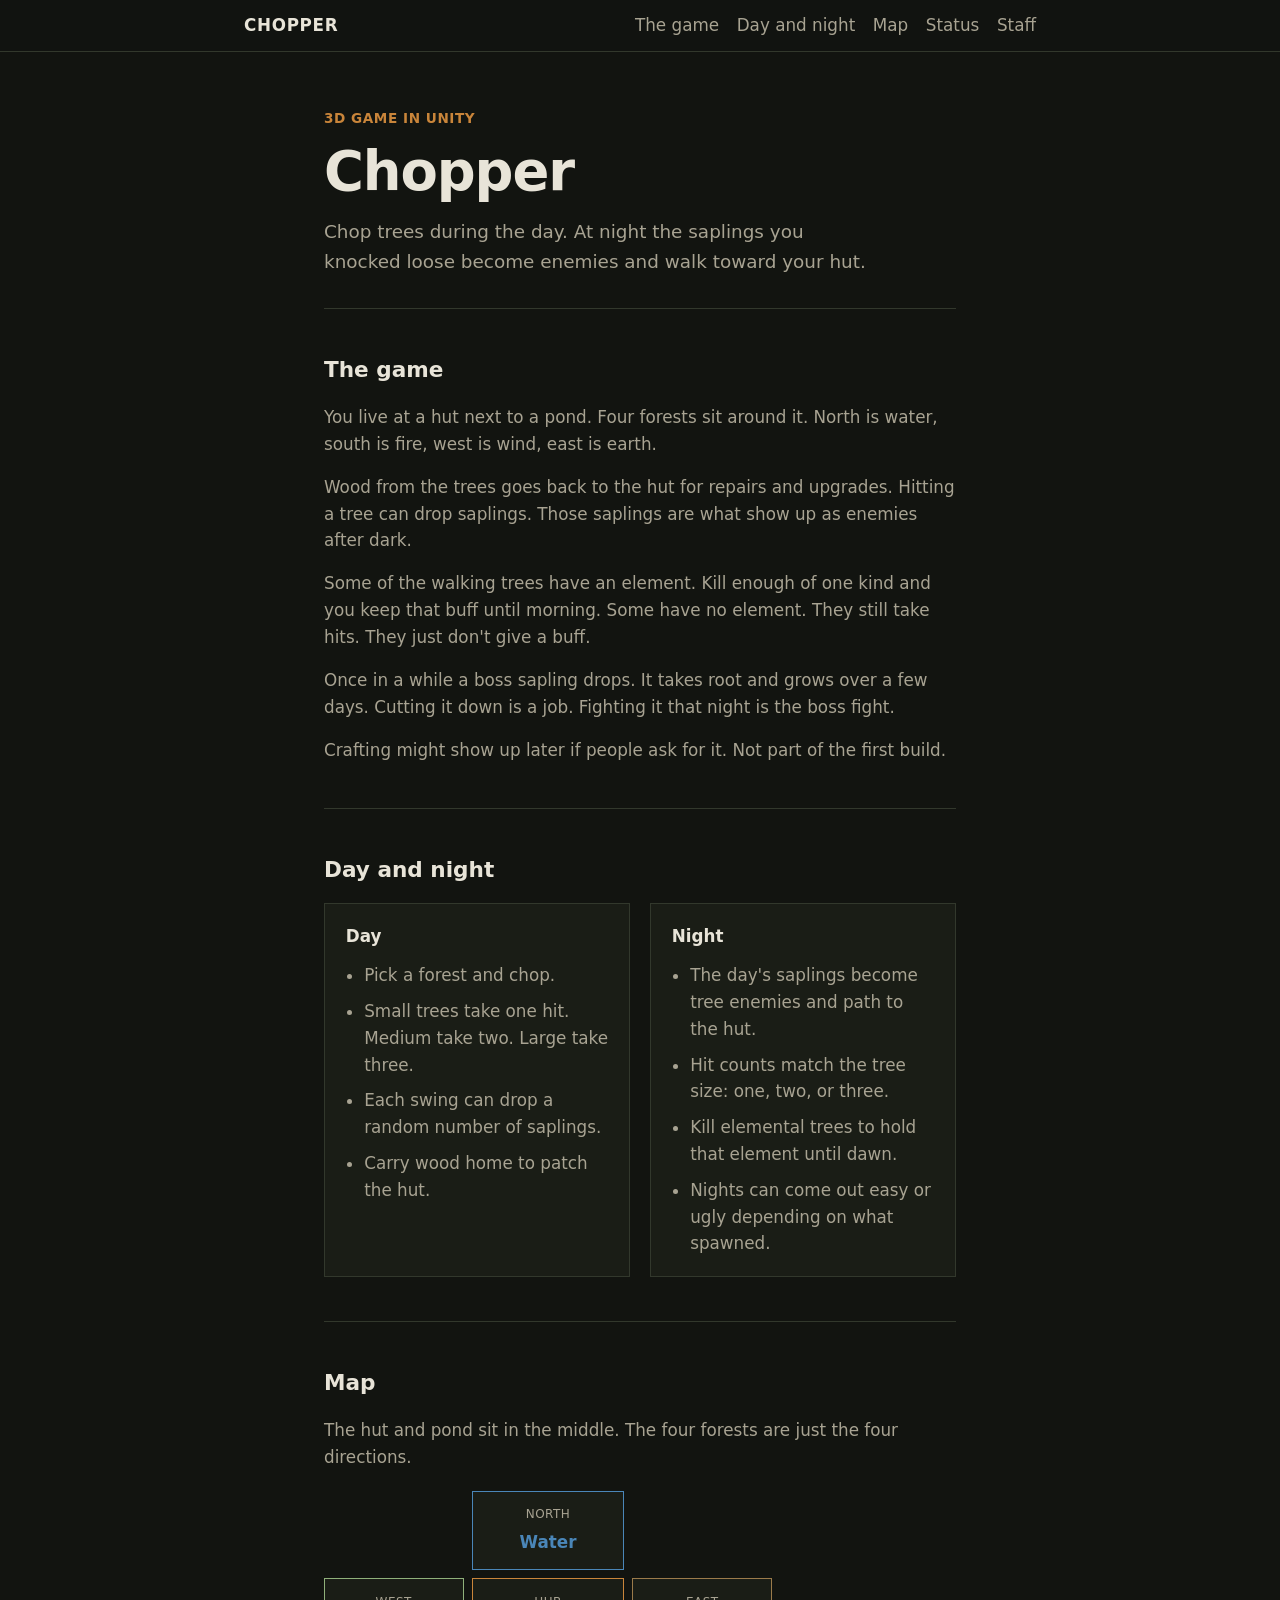
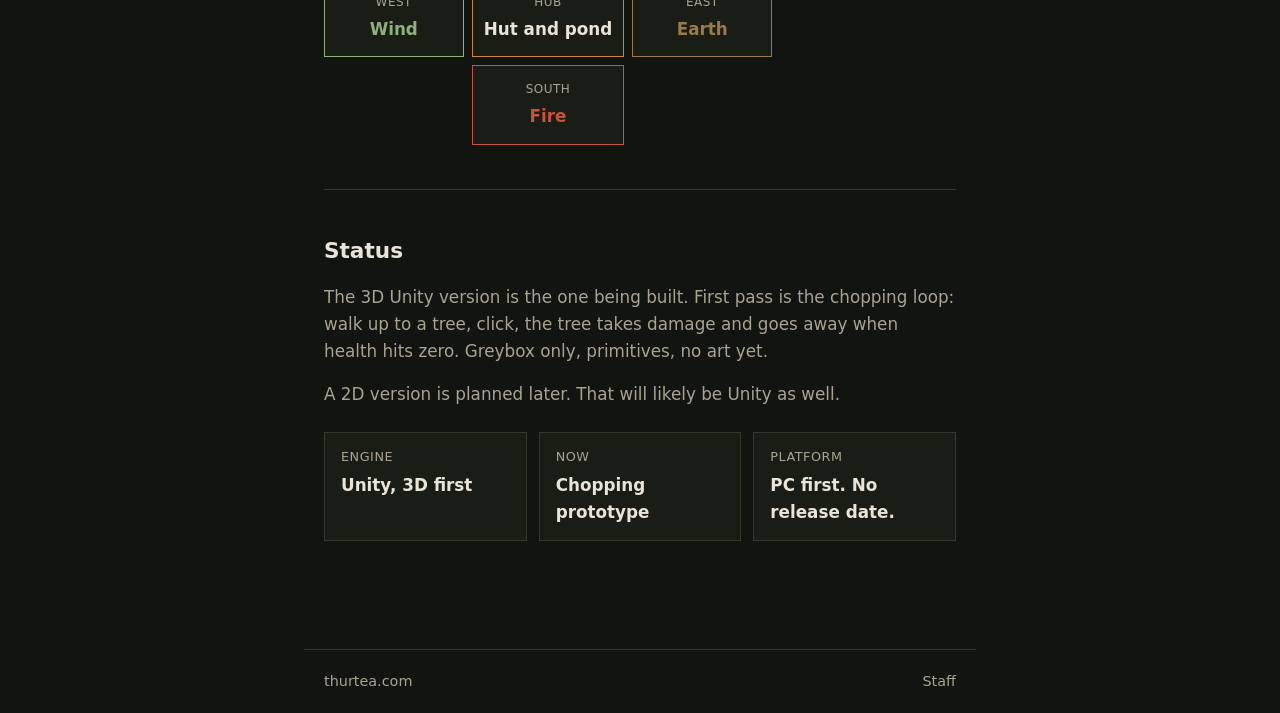
<file: index.html>
<!DOCTYPE html>
<html lang="en">
<head>
  <meta charset="UTF-8">
  <meta name="viewport" content="width=device-width, initial-scale=1.0, viewport-fit=cover">
  <title>Chopper</title>
  <meta name="description" content="Chopper is a 3D game in Unity. Chop trees by day. Defend your hut at night.">
  <meta property="og:title" content="Chopper">
  <meta property="og:description" content="A 3D Unity game. Chop trees by day. Defend your hut at night.">
  <meta property="og:url" content="https://thurtea.com/chopper/">
  <meta property="og:image" content="https://thurtea.com/favicon_io/android-chrome-192x192.png">
  <meta property="og:image:width" content="192">
  <meta property="og:image:height" content="192">
  <meta property="og:image:type" content="image/png">
  <meta name="twitter:card" content="summary">
  <meta name="twitter:image" content="https://thurtea.com/favicon_io/android-chrome-192x192.png">
  <link rel="canonical" href="https://thurtea.com/chopper/">
  <link rel="icon" href="/favicon_io/favicon.ico" sizes="any">
  <link rel="icon" type="image/png" sizes="192x192" href="/favicon_io/android-chrome-192x192.png">
  <link rel="icon" type="image/png" sizes="32x32" href="/favicon_io/favicon-32x32.png">
  <link rel="icon" type="image/png" sizes="16x16" href="/favicon_io/favicon-16x16.png">
  <link rel="apple-touch-icon" sizes="180x180" href="/favicon_io/apple-touch-icon.png">
  <link rel="manifest" href="/favicon_io/site.webmanifest">
  <meta name="theme-color" content="#121410">
  <link rel="stylesheet" href="main.css">
</head>
<body>
  <a class="skip-link" href="#main">Skip to content</a>

  <header class="nav">
    <div class="nav-inner">
      <a class="brand" href="#top">Chopper</a>
      <button class="nav-toggle" type="button" aria-expanded="false" aria-controls="site-nav" aria-label="Open menu">Menu</button>
      <nav id="site-nav" aria-label="Page">
        <ul>
          <li><a href="#game">The game</a></li>
          <li><a href="#loop">Day and night</a></li>
          <li><a href="#map">Map</a></li>
          <li><a href="#status">Status</a></li>
          <li><a class="staff-link" href="newguide.html">Staff</a></li>
        </ul>
      </nav>
    </div>
  </header>

  <main id="main">
    <section class="hero" id="top">
      <p class="eyebrow">3D game in Unity</p>
      <h1>Chopper</h1>
      <p class="lede">Chop trees during the day. At night the saplings you knocked loose become enemies and walk toward your hut.</p>
    </section>

    <section id="game">
      <h2>The game</h2>
      <p>You live at a hut next to a pond. Four forests sit around it. North is water, south is fire, west is wind, east is earth.</p>
      <p>Wood from the trees goes back to the hut for repairs and upgrades. Hitting a tree can drop saplings. Those saplings are what show up as enemies after dark.</p>
      <p>Some of the walking trees have an element. Kill enough of one kind and you keep that buff until morning. Some have no element. They still take hits. They just don't give a buff.</p>
      <p>Once in a while a boss sapling drops. It takes root and grows over a few days. Cutting it down is a job. Fighting it that night is the boss fight.</p>
      <p>Crafting might show up later if people ask for it. Not part of the first build.</p>
    </section>

    <section id="loop">
      <h2>Day and night</h2>
      <div class="split">
        <article>
          <h3>Day</h3>
          <ul>
            <li>Pick a forest and chop.</li>
            <li>Small trees take one hit. Medium take two. Large take three.</li>
            <li>Each swing can drop a random number of saplings.</li>
            <li>Carry wood home to patch the hut.</li>
          </ul>
        </article>
        <article>
          <h3>Night</h3>
          <ul>
            <li>The day's saplings become tree enemies and path to the hut.</li>
            <li>Hit counts match the tree size: one, two, or three.</li>
            <li>Kill elemental trees to hold that element until dawn.</li>
            <li>Nights can come out easy or ugly depending on what spawned.</li>
          </ul>
        </article>
      </div>
    </section>

    <section id="map">
      <h2>Map</h2>
      <p>The hut and pond sit in the middle. The four forests are just the four directions.</p>
      <div class="compass" aria-label="Map of the four forests around the hut">
        <div class="cell empty" aria-hidden="true"></div>
        <div class="cell water">
          <span class="dir">North</span>
          <span class="name">Water</span>
        </div>
        <div class="cell empty" aria-hidden="true"></div>
        <div class="cell wind">
          <span class="dir">West</span>
          <span class="name">Wind</span>
        </div>
        <div class="cell hub">
          <span class="dir">Hub</span>
          <span class="name">Hut and pond</span>
        </div>
        <div class="cell earth">
          <span class="dir">East</span>
          <span class="name">Earth</span>
        </div>
        <div class="cell empty" aria-hidden="true"></div>
        <div class="cell fire">
          <span class="dir">South</span>
          <span class="name">Fire</span>
        </div>
        <div class="cell empty" aria-hidden="true"></div>
      </div>
    </section>

    <section id="status">
      <h2>Status</h2>
      <p>The 3D Unity version is the one being built. First pass is the chopping loop: walk up to a tree, click, the tree takes damage and goes away when health hits zero. Greybox only, primitives, no art yet.</p>
      <p>A 2D version is planned later. That will likely be Unity as well.</p>
      <dl class="facts">
        <div>
          <dt>Engine</dt>
          <dd>Unity, 3D first</dd>
        </div>
        <div>
          <dt>Now</dt>
          <dd>Chopping prototype</dd>
        </div>
        <div>
          <dt>Platform</dt>
          <dd>PC first. No release date.</dd>
        </div>
      </dl>
    </section>
  </main>

  <footer>
    <p><a href="/">thurtea.com</a></p>
    <p><a href="newguide.html">Staff</a></p>
  </footer>

  <script src="main.js"></script>
</body>
</html>
</file>
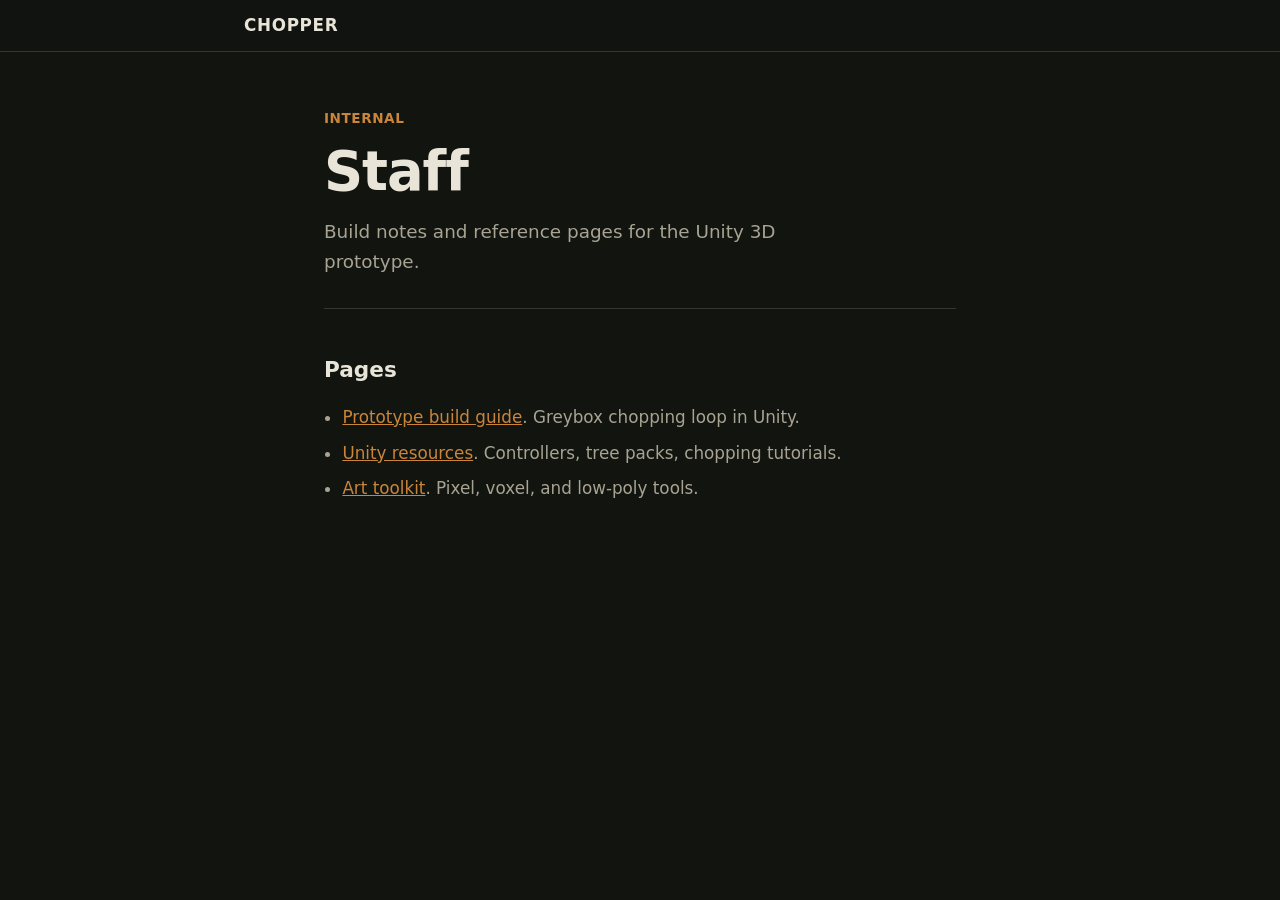
<file: staff/index.html>
<!DOCTYPE html>
<html lang="en">
<head>
  <meta charset="UTF-8">
  <meta name="viewport" content="width=device-width, initial-scale=1.0">
  <title>Chopper staff</title>
  <link rel="stylesheet" href="../main.css">
  <link rel="icon" href="/favicon_io/favicon.ico" sizes="any">
</head>
<body>
  <header class="nav">
    <div class="nav-inner">
      <a class="brand" href="../">Chopper</a>
    </div>
  </header>
  <main id="main">
    <section class="hero" id="top">
      <p class="eyebrow">Internal</p>
      <h1>Staff</h1>
      <p class="lede">Build notes and reference pages for the Unity 3D prototype.</p>
    </section>
    <section>
      <h2>Pages</h2>
      <ul>
        <li><a href="newguide.html">Prototype build guide</a>. Greybox chopping loop in Unity.</li>
        <li><a href="guide.html">Unity resources</a>. Controllers, tree packs, chopping tutorials.</li>
        <li><a href="toolkit.html">Art toolkit</a>. Pixel, voxel, and low-poly tools.</li>
      </ul>
    </section>
  </main>
</body>
</html>
</file>
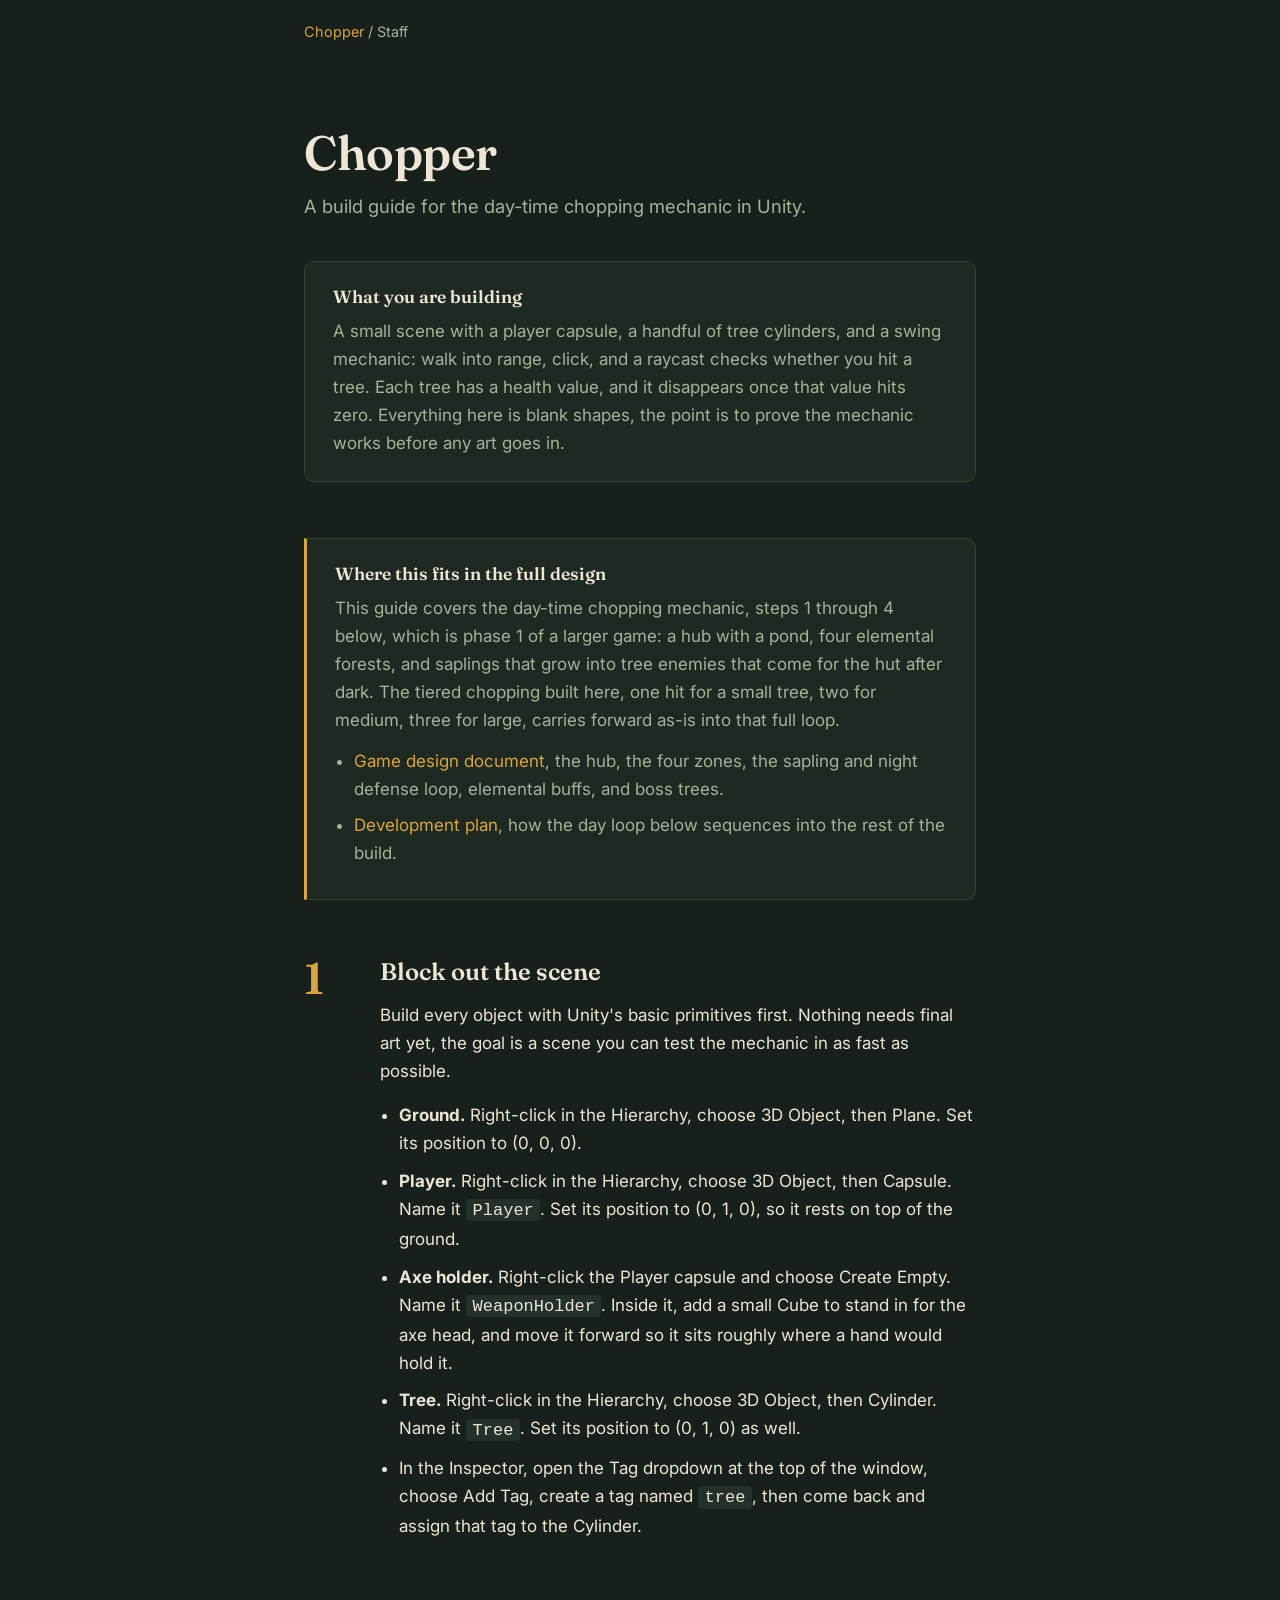
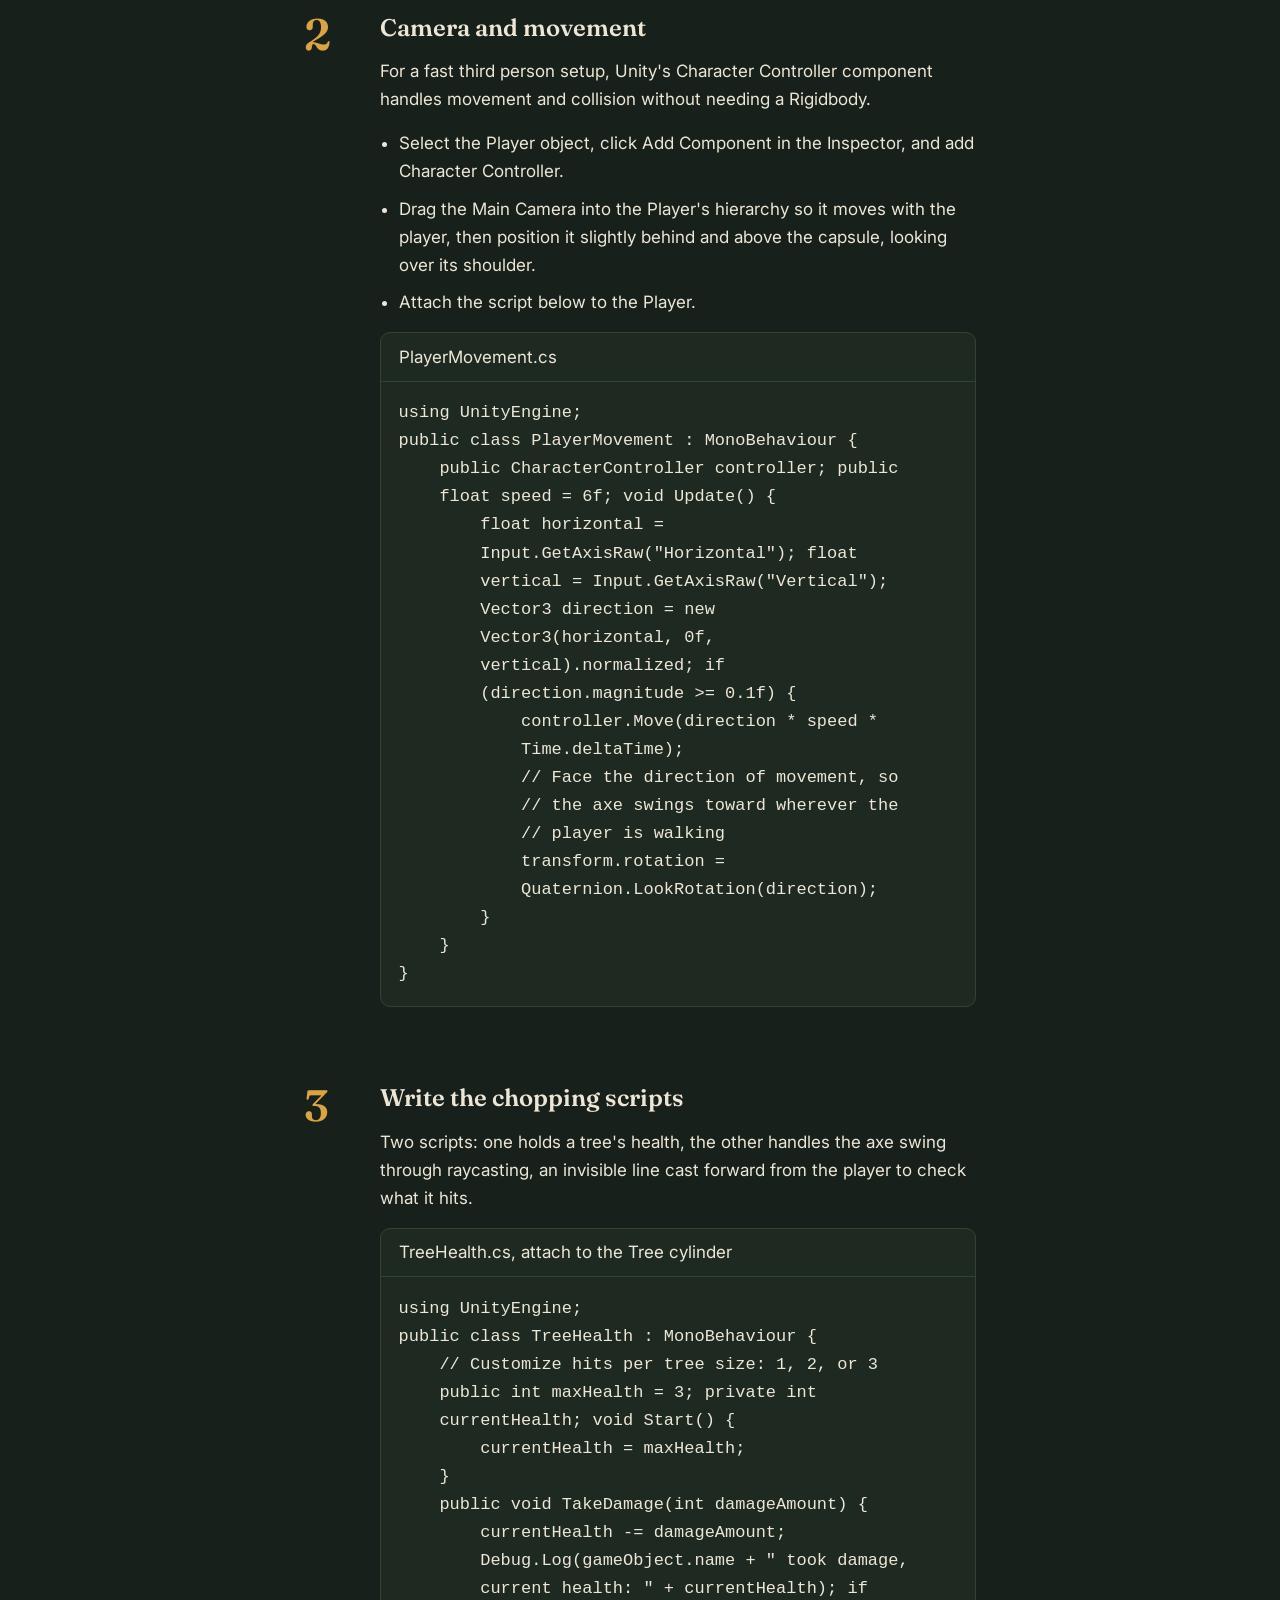
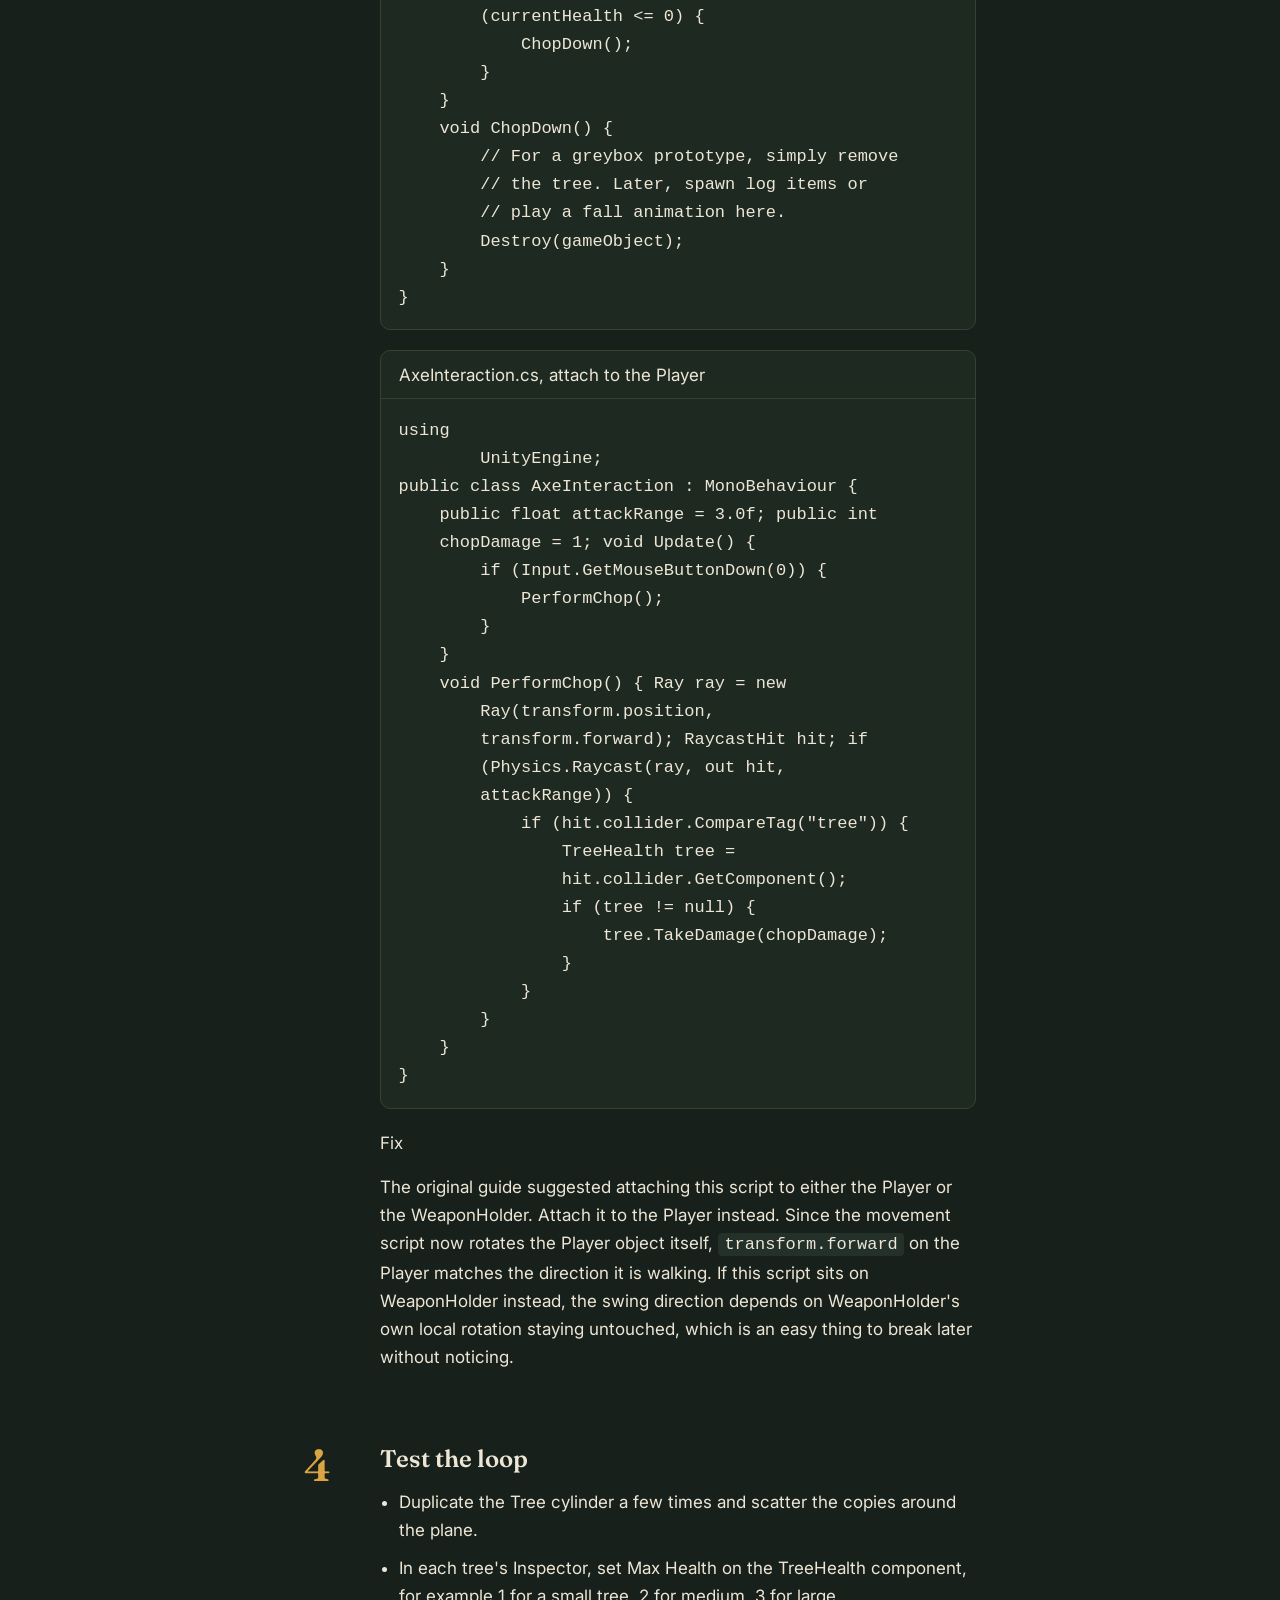
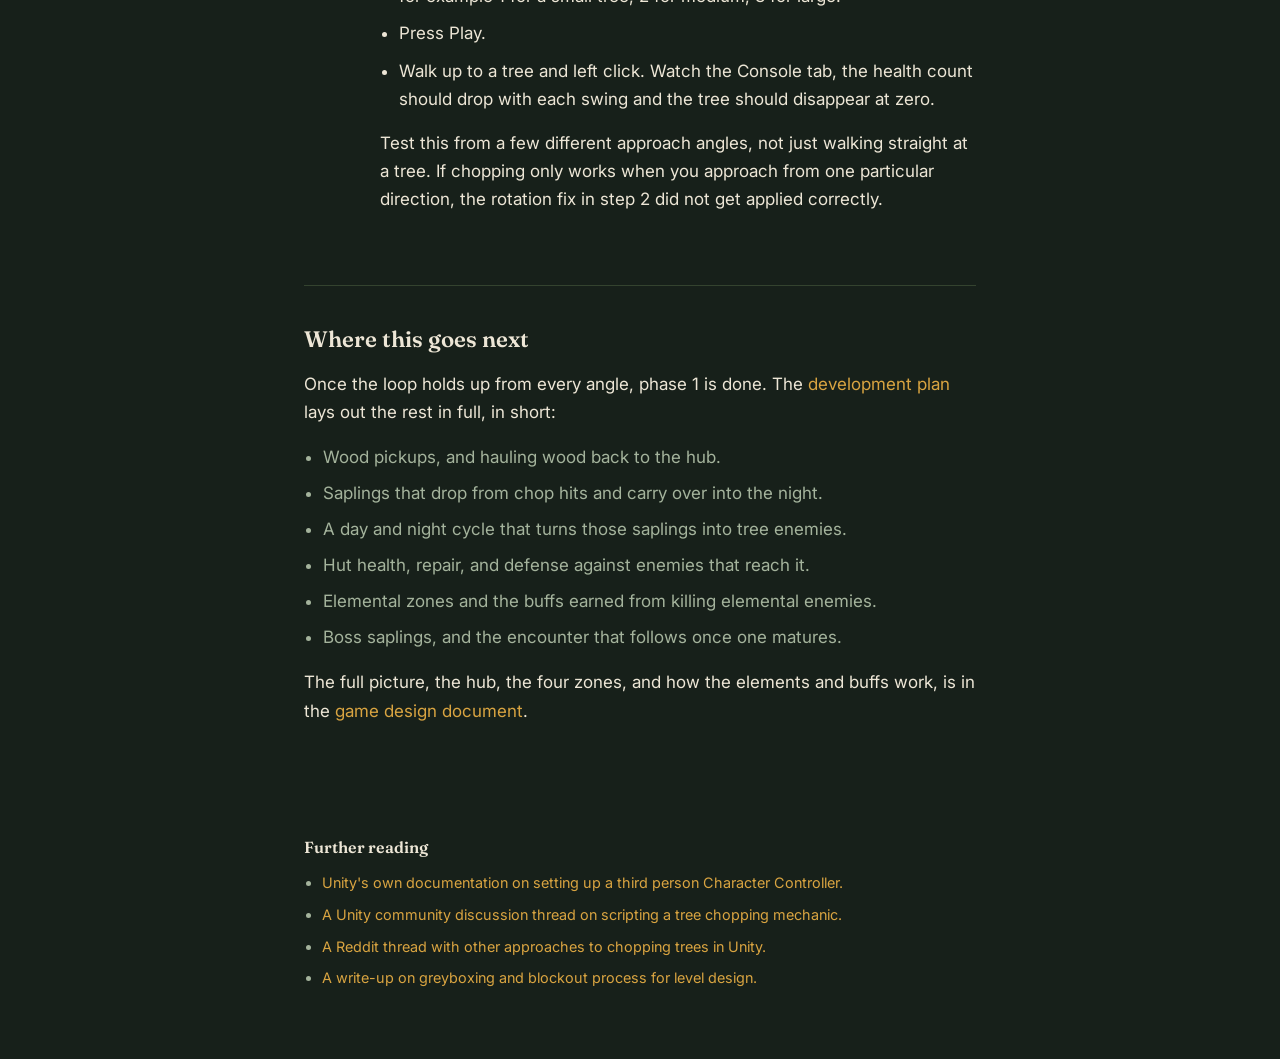
<file: newguide.html>
<!DOCTYPE html>
<html lang="en">
<head>
  <meta charset="UTF-8">
  <meta name="viewport" content="width=device-width, initial-scale=1.0">
  <title>Chopper staff guide</title>
  <meta http-equiv="refresh" content="0; url=staff/newguide.html">
  <link rel="canonical" href="https://thurtea.com/chopper/staff/newguide.html">
  <script>location.replace("staff/newguide.html");</script>
</head>
<body>
  <p><a href="staff/newguide.html">Open the staff guide</a></p>
</body>
</html>
</file>
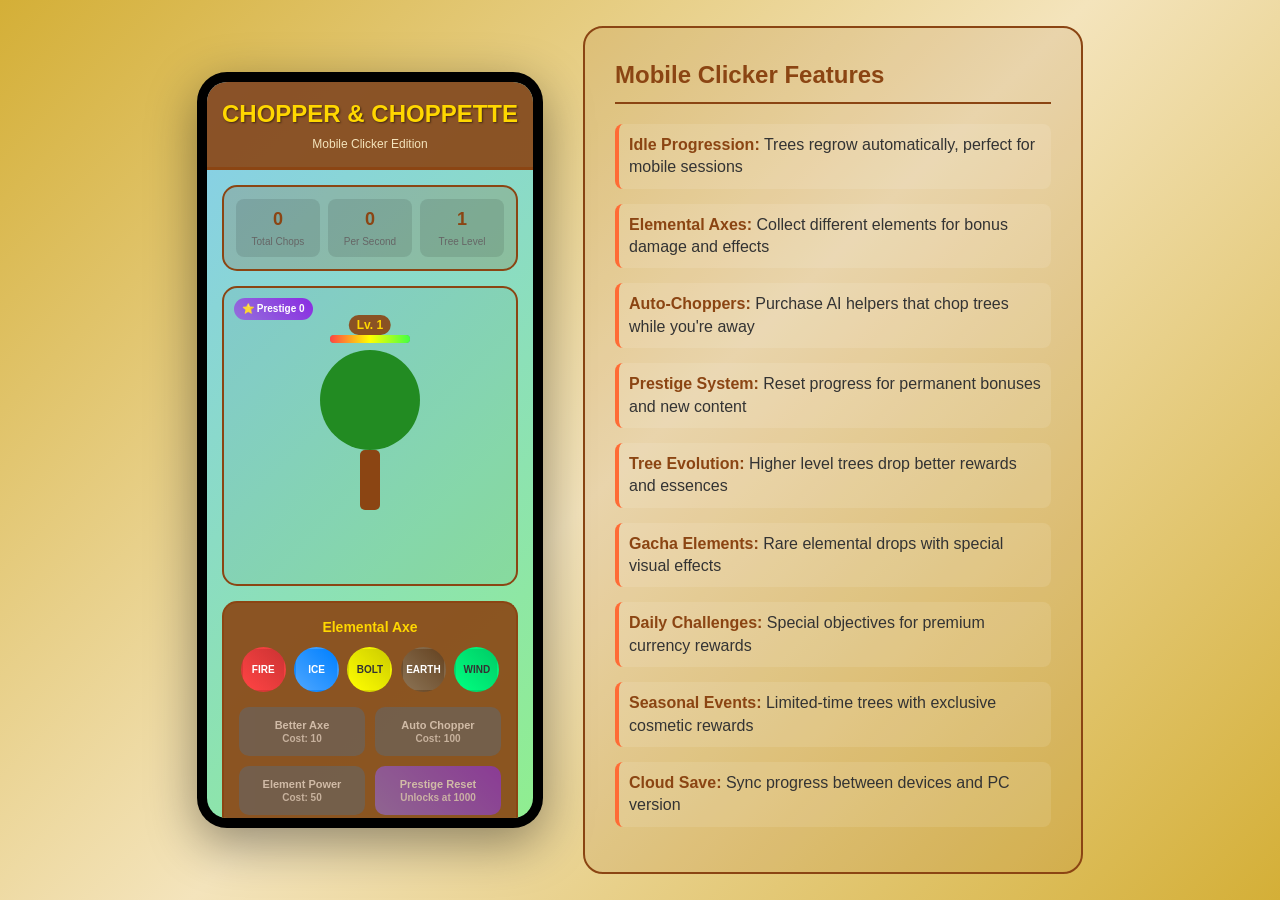
<file: mobile/mobile.html>
<!DOCTYPE html>
<html lang="en">
<head>
    <meta charset="UTF-8">
    <meta name="viewport" content="width=device-width, initial-scale=1.0, maximum-scale=1.0, user-scalable=no">
    <title>Chopper & Choppette Mobile - Clicker Demo</title>
    <style>
        * {
            margin: 0;
            padding: 0;
            box-sizing: border-box;
            -webkit-tap-highlight-color: transparent;
        }

        body {
            font-family: -apple-system, BlinkMacSystemFont, 'Segoe UI', Roboto, sans-serif;
            background: linear-gradient(135deg, #d4af37 0%, #f4e4bc 50%, #d4af37 100%);
            color: #333;
            line-height: 1.4;
            min-height: 100vh;
            overflow-x: hidden;
        }

        .mobile-frame {
            max-width: 414px;
            margin: 20px auto;
            background: #000;
            border-radius: 30px;
            padding: 10px;
            box-shadow: 0 15px 50px rgba(0,0,0,0.4);
            position: relative;
        }

        .screen {
            background: linear-gradient(135deg, #87CEEB 0%, #90EE90 100%);
            border-radius: 20px;
            /* FIXED: Use viewport height instead of fixed height */
            height: calc(100vh - 40px);
            max-height: 736px;
            overflow: hidden;
            position: relative;
            display: flex;
            flex-direction: column;
        }

        .status-bar {
            background: rgba(0,0,0,0.1);
            height: 44px;
            display: flex;
            justify-content: space-between;
            align-items: center;
            padding: 0 20px;
            font-size: 16px;
            font-weight: 600;
            color: #333;
        }

        .game-header {
            background: rgba(139, 69, 19, 0.9);
            color: #ffd700;
            text-align: center;
            /* FIXED: Responsive padding */
            padding: clamp(8px, 3vw, 15px);
            border-bottom: 3px solid #8b4513;
            flex-shrink: 0;
        }

        .game-header h1 {
            /* FIXED: Responsive font size */
            font-size: clamp(18px, 4vw, 24px);
            margin-bottom: 5px;
            text-shadow: 1px 1px 2px rgba(0,0,0,0.5);
        }

        .game-header .subtitle {
            /* FIXED: Responsive font size */
            font-size: clamp(10px, 2.5vw, 12px);
            color: #f4e4bc;
        }

        .main-game-area {
            flex: 1;
            display: flex;
            flex-direction: column;
            /* FIXED: Reduced padding on small screens */
            padding: clamp(8px, 3vw, 15px);
            min-height: 0; /* Important for flex shrinking */
        }

        .stats-bar {
            background: rgba(139, 69, 19, 0.2);
            border-radius: 15px;
            /* FIXED: Responsive padding */
            padding: clamp(8px, 2.5vw, 12px);
            margin-bottom: clamp(8px, 3vw, 15px);
            display: grid;
            grid-template-columns: 1fr 1fr 1fr;
            gap: clamp(4px, 2vw, 8px);
            text-align: center;
            border: 2px solid #8b4513;
            flex-shrink: 0;
        }

        .stat-item {
            background: rgba(0,0,0,0.1);
            /* FIXED: Responsive padding */
            padding: clamp(4px, 1.5vw, 8px) clamp(2px, 1vw, 4px);
            border-radius: 8px;
        }

        .stat-number {
            /* FIXED: Responsive font size */
            font-size: clamp(14px, 4vw, 18px);
            font-weight: bold;
            color: #8b4513;
        }

        .stat-label {
            /* FIXED: Responsive font size */
            font-size: clamp(8px, 2vw, 10px);
            color: #666;
            margin-top: 2px;
        }

        .tree-area {
            flex: 1;
            background: rgba(0,0,0,0.05);
            border-radius: 15px;
            margin-bottom: clamp(8px, 3vw, 15px);
            position: relative;
            overflow: hidden;
            /* FIXED: Responsive min-height based on available space */
            min-height: clamp(200px, 35vh, 300px);
            border: 2px solid #8b4513;
        }

        .tree-container {
            position: absolute;
            top: 50%;
            left: 50%;
            transform: translate(-50%, -50%);
            text-align: center;
        }

        .main-tree {
            /* FIXED: Responsive tree size */
            width: clamp(80px, 20vw, 120px);
            height: clamp(100px, 25vw, 160px);
            margin: 0 auto;
            position: relative;
            cursor: pointer;
            transition: transform 0.1s ease;
        }

        .main-tree:active {
            transform: scale(0.95);
        }

        .tree-trunk {
            /* FIXED: Responsive trunk size */
            width: clamp(12px, 3vw, 20px);
            height: clamp(36px, 9vw, 60px);
            background: #8b4513;
            margin: 0 auto;
            border-radius: 5px;
        }

        .tree-crown {
            /* FIXED: Responsive crown size */
            width: clamp(60px, 15vw, 100px);
            height: clamp(60px, 15vw, 100px);
            border-radius: 50%;
            margin: clamp(-12px, -3vw, -20px) auto 0;
            position: relative;
            transition: all 0.3s ease;
        }

        .tree-crown.normal { background: #228B22; }
        .tree-crown.fire { background: linear-gradient(45deg, #ff4444, #cc3333); }
        .tree-crown.ice { background: linear-gradient(45deg, #4da6ff, #0080ff); }
        .tree-crown.lightning { background: linear-gradient(45deg, #ffff00, #cccc00); }
        .tree-crown.earth { background: linear-gradient(45deg, #8b7355, #654321); }
        .tree-crown.wind { background: linear-gradient(45deg, #00ff80, #00cc66); }

        .tree-health {
            position: absolute;
            top: -15px;
            left: 50%;
            transform: translateX(-50%);
            /* FIXED: Responsive health bar */
            width: clamp(50px, 12vw, 80px);
            height: clamp(6px, 1.5vw, 8px);
            background: rgba(0,0,0,0.3);
            border-radius: 4px;
        }

        .health-fill {
            height: 100%;
            background: linear-gradient(90deg, #ff4444, #ffff00, #44ff44);
            border-radius: 4px;
            transition: width 0.3s ease;
        }

        .tree-level {
            position: absolute;
            top: -35px;
            left: 50%;
            transform: translateX(-50%);
            background: rgba(139, 69, 19, 0.9);
            color: #ffd700;
            /* FIXED: Responsive padding and font */
            padding: clamp(1px, 0.5vw, 2px) clamp(4px, 2vw, 8px);
            border-radius: 10px;
            font-size: clamp(10px, 2.5vw, 12px);
            font-weight: bold;
        }

        .tap-indicator {
            position: absolute;
            color: #ffd700;
            /* FIXED: Responsive font size */
            font-size: clamp(16px, 4vw, 20px);
            font-weight: bold;
            pointer-events: none;
            animation: float-up 1s ease-out forwards;
            text-shadow: 1px 1px 2px rgba(0,0,0,0.7);
        }

        @keyframes float-up {
            0% { opacity: 1; transform: translate(-50%, 0); }
            100% { opacity: 0; transform: translate(-50%, -50px); }
        }

        .particle {
            position: absolute;
            /* FIXED: Responsive particle size */
            width: clamp(4px, 1vw, 6px);
            height: clamp(4px, 1vw, 6px);
            border-radius: 50%;
            pointer-events: none;
            animation: particle-burst 0.8s ease-out forwards;
        }

        @keyframes particle-burst {
            0% { opacity: 1; transform: scale(1); }
            100% { opacity: 0; transform: scale(0) translate(var(--dx), var(--dy)); }
        }

        .bottom-ui {
            background: rgba(139, 69, 19, 0.9);
            border-radius: 15px 15px 0 0;
            /* FIXED: Responsive padding */
            padding: clamp(8px, 3vw, 15px);
            color: #f4e4bc;
            border: 2px solid #8b4513;
            border-bottom: none;
            flex-shrink: 0;
        }

        .element-selection {
            margin-bottom: clamp(8px, 3vw, 15px);
        }

        .element-title {
            text-align: center;
            color: #ffd700;
            /* FIXED: Responsive font size */
            font-size: clamp(12px, 3vw, 14px);
            font-weight: bold;
            margin-bottom: clamp(6px, 2vw, 10px);
        }

        .element-buttons {
            display: flex;
            justify-content: space-around;
            gap: clamp(3px, 1vw, 5px);
        }

        .element-btn {
            /* FIXED: Responsive button size */
            width: clamp(35px, 8vw, 45px);
            height: clamp(35px, 8vw, 45px);
            border: none;
            border-radius: 50%;
            /* FIXED: Responsive font size */
            font-size: clamp(8px, 2vw, 10px);
            font-weight: bold;
            cursor: pointer;
            transition: all 0.2s ease;
            border: 2px solid transparent;
        }

        .element-btn:active {
            transform: scale(0.9);
        }

        .element-btn.active {
            border-color: #ffd700;
            box-shadow: 0 0 15px rgba(255, 215, 0, 0.6);
        }

        .element-btn.fire { background: linear-gradient(45deg, #ff4444, #cc3333); color: white; }
        .element-btn.ice { background: linear-gradient(45deg, #4da6ff, #0080ff); color: white; }
        .element-btn.lightning { background: linear-gradient(45deg, #ffff00, #cccc00); color: #333; }
        .element-btn.earth { background: linear-gradient(45deg, #8b7355, #654321); color: white; }
        .element-btn.wind { background: linear-gradient(45deg, #00ff80, #00cc66); color: #333; }

        .upgrades-section {
            display: grid;
            grid-template-columns: 1fr 1fr;
            gap: clamp(6px, 2vw, 10px);
        }

        .upgrade-btn {
            background: linear-gradient(45deg, #ff6b35, #f7931e);
            color: white;
            border: none;
            /* FIXED: Responsive padding and font */
            padding: clamp(8px, 2.5vw, 12px) clamp(4px, 1.5vw, 8px);
            border-radius: 10px;
            font-size: clamp(9px, 2.2vw, 11px);
            font-weight: bold;
            cursor: pointer;
            transition: all 0.2s ease;
            text-align: center;
        }

        .upgrade-btn:active {
            transform: scale(0.95);
        }

        .upgrade-btn:disabled {
            background: #666;
            cursor: not-allowed;
            opacity: 0.6;
        }

        .upgrade-cost {
            display: block;
            /* FIXED: Responsive font size */
            font-size: clamp(8px, 2vw, 10px);
            margin-top: 2px;
            opacity: 0.9;
        }

        .floating-numbers {
            position: absolute;
            top: 0;
            left: 0;
            width: 100%;
            height: 100%;
            pointer-events: none;
        }

        .auto-chopper {
            position: absolute;
            top: 20px;
            right: 20px;
            /* FIXED: Responsive auto-chopper size */
            width: clamp(20px, 5vw, 30px);
            height: clamp(26px, 6.5vw, 40px);
            background: #8b4513;
            border-radius: 5px;
            animation: chop-animation 2s infinite;
        }

        @keyframes chop-animation {
            0%, 100% { transform: rotate(0deg); }
            25% { transform: rotate(-15deg); }
            75% { transform: rotate(15deg); }
        }

        .prestige-indicator {
            position: absolute;
            top: 10px;
            left: 10px;
            background: linear-gradient(45deg, #9370DB, #8A2BE2);
            color: white;
            /* FIXED: Responsive padding and font */
            padding: clamp(2px, 1vw, 4px) clamp(4px, 2vw, 8px);
            border-radius: 15px;
            font-size: clamp(8px, 2vw, 10px);
            font-weight: bold;
        }

        /* Desktop Responsive Design */
        @media (min-width: 768px) {
            body {
                display: flex;
                align-items: center;
                justify-content: center;
                min-height: 100vh;
                padding: 20px;
            }

            .mobile-frame {
                margin: 0;
                flex-shrink: 0;
            }

            .screen {
                height: 736px; /* Fixed height on desktop */
            }

            .desktop-info {
                max-width: 500px;
                margin-left: 40px;
                background: rgba(139, 69, 19, 0.1);
                padding: 30px;
                border-radius: 20px;
                border: 2px solid #8b4513;
            }

            .desktop-info h2 {
                color: #8b4513;
                margin-bottom: 20px;
                border-bottom: 2px solid #8b4513;
                padding-bottom: 10px;
            }

            .feature-list {
                list-style: none;
                padding: 0;
            }

            .feature-list li {
                margin: 15px 0;
                padding: 10px;
                background: rgba(255,255,255,0.1);
                border-radius: 8px;
                border-left: 4px solid #ff6b35;
            }

            .feature-list strong {
                color: #8b4513;
            }
        }

        /* Mobile-only styles */
        @media (max-width: 767px) {
            .mobile-frame {
                margin: 0;
                max-width: none;
                border-radius: 0;
                background: transparent;
                padding: 0;
                box-shadow: none;
            }

            .screen {
                height: 100vh;
                border-radius: 0;
            }

            .desktop-info {
                display: none;
            }
        }

        /* ADDED: Specific fixes for very small screens (iPod Touch, etc.) */
        @media (max-width: 340px) {
            .upgrades-section {
                grid-template-columns: 1fr; /* Single column on very small screens */
                gap: 4px;
            }

            .element-buttons {
                flex-wrap: wrap;
                justify-content: center;
                gap: 2px;
            }

            .element-btn {
                width: 32px;
                height: 32px;
                font-size: 7px;
            }
        }

        /* ADDED: Landscape orientation fixes for small screens */
        @media (max-height: 500px) and (orientation: landscape) {
            .tree-area {
                min-height: 150px;
            }

            .main-tree {
                width: 60px;
                height: 80px;
            }

            .tree-crown {
                width: 50px;
                height: 50px;
            }

            .tree-trunk {
                width: 10px;
                height: 30px;
            }

            .game-header {
                padding: 5px;
            }

            .game-header h1 {
                font-size: 16px;
            }

            .main-game-area {
                padding: 5px;
            }
        }
    </style>
</head>
<body>
    <div class="mobile-frame">
        <div class="screen">
            <div class="game-header">
                <h1>CHOPPER & CHOPPETTE</h1>
                <p class="subtitle">Mobile Clicker Edition</p>
            </div>

            <div class="main-game-area">
                <div class="stats-bar">
                    <div class="stat-item">
                        <div class="stat-number" id="totalChops">0</div>
                        <div class="stat-label">Total Chops</div>
                    </div>
                    <div class="stat-item">
                        <div class="stat-number" id="chopsPerSec">0</div>
                        <div class="stat-label">Per Second</div>
                    </div>
                    <div class="stat-item">
                        <div class="stat-number" id="treeLevel">1</div>
                        <div class="stat-label">Tree Level</div>
                    </div>
                </div>

                <div class="tree-area">
                    <div class="prestige-indicator">⭐ Prestige 0</div>
                    
                    <div class="tree-container">
                        <div class="main-tree" id="mainTree" onclick="chopTree()">
                            <div class="tree-level" id="treeLevelDisplay">Lv. 1</div>
                            <div class="tree-health">
                                <div class="health-fill" id="healthFill" style="width: 100%"></div>
                            </div>
                            <div class="tree-crown normal" id="treeCrown"></div>
                            <div class="tree-trunk"></div>
                        </div>
                    </div>

                    <div class="auto-chopper" id="autoChopper" style="display: none;"></div>
                    <div class="floating-numbers" id="floatingNumbers"></div>
                </div>

                <div class="bottom-ui">
                    <div class="element-selection">
                        <div class="element-title">Elemental Axe</div>
                        <div class="element-buttons">
                            <button class="element-btn fire" onclick="selectElement('fire')">FIRE</button>
                            <button class="element-btn ice" onclick="selectElement('ice')">ICE</button>
                            <button class="element-btn lightning" onclick="selectElement('lightning')">BOLT</button>
                            <button class="element-btn earth" onclick="selectElement('earth')">EARTH</button>
                            <button class="element-btn wind" onclick="selectElement('wind')">WIND</button>
                        </div>
                    </div>

                    <div class="upgrades-section">
                        <button class="upgrade-btn" id="axeUpgrade" onclick="buyUpgrade('axe')">
                            Better Axe
                            <span class="upgrade-cost">Cost: <span id="axeCost">10</span></span>
                        </button>
                        <button class="upgrade-btn" id="autoChopUpgrade" onclick="buyUpgrade('auto')">
                            Auto Chopper
                            <span class="upgrade-cost">Cost: <span id="autoCost">100</span></span>
                        </button>
                        <button class="upgrade-btn" id="elementUpgrade" onclick="buyUpgrade('element')">
                            Element Power
                            <span class="upgrade-cost">Cost: <span id="elementCost">50</span></span>
                        </button>
                        <button class="upgrade-btn" id="prestigeUpgrade" onclick="prestige()" style="background: linear-gradient(45deg, #9370DB, #8A2BE2);">
                            Prestige Reset
                            <span class="upgrade-cost">Unlocks at 1000</span>
                        </button>
                    </div>
                </div>
            </div>
        </div>
    </div>

    <!-- Desktop Info Panel -->
    <div class="desktop-info" style="display: none;">
        <h2>Mobile Clicker Features</h2>
        <ul class="feature-list">
            <li><strong>Idle Progression:</strong> Trees regrow automatically, perfect for mobile sessions</li>
            <li><strong>Elemental Axes:</strong> Collect different elements for bonus damage and effects</li>
            <li><strong>Auto-Choppers:</strong> Purchase AI helpers that chop trees while you're away</li>
            <li><strong>Prestige System:</strong> Reset progress for permanent bonuses and new content</li>
            <li><strong>Tree Evolution:</strong> Higher level trees drop better rewards and essences</li>
            <li><strong>Gacha Elements:</strong> Rare elemental drops with special visual effects</li>
            <li><strong>Daily Challenges:</strong> Special objectives for premium currency rewards</li>
            <li><strong>Seasonal Events:</strong> Limited-time trees with exclusive cosmetic rewards</li>
            <li><strong>Cloud Save:</strong> Sync progress between devices and PC version</li>
        </ul>
    </div>

    <script>
    // Audio helpers (WebAudio fallback)
    let audioCtx = null;
    function ensureAudio(){ if(!audioCtx){ try{ audioCtx = new (window.AudioContext||window.webkitAudioContext)(); }catch(e){ audioCtx = null; } } }
    function playChop(){ if(!audioCtx) return; const now = audioCtx.currentTime; const o = audioCtx.createOscillator(); const g = audioCtx.createGain(); o.type = 'triangle'; o.frequency.setValueAtTime(520, now); g.gain.setValueAtTime(0.18, now); g.gain.exponentialRampToValueAtTime(0.001, now+0.12); o.connect(g); g.connect(audioCtx.destination); o.start(now); o.stop(now+0.12); }
    function playFall(){ if(!audioCtx) return; const now = audioCtx.currentTime; const o = audioCtx.createOscillator(); const g = audioCtx.createGain(); o.type = 'square'; o.frequency.setValueAtTime(160, now); g.gain.setValueAtTime(0.28, now); g.gain.exponentialRampToValueAtTime(0.001, now+0.28); o.connect(g); g.connect(audioCtx.destination); o.start(now); o.stop(now+0.28); }

    // Resume audio on first user gesture for mobile browsers
    document.addEventListener('pointerdown', function resumeAudio(){ ensureAudio(); if(audioCtx && audioCtx.state === 'suspended'){ audioCtx.resume().catch(()=>{}); } document.removeEventListener('pointerdown', resumeAudio); }, { once:true });

        let gameState = {
            totalChops: 0,
            chopsPerSecond: 0,
            chopsPerClick: 1,
            treeLevel: 1,
            treeHealth: 100,
            maxTreeHealth: 100,
            currentElement: 'normal',
            elementPower: 1,
            autoChoppers: 0,
            prestigeLevel: 0,
            upgrades: {
                axe: 0,
                auto: 0,
                element: 0
            },
            costs: {
                axe: 10,
                auto: 100,
                element: 50
            }
        };

        const elements = ['fire', 'ice', 'lightning', 'earth', 'wind'];
        const elementMultipliers = {
            normal: 1,
            fire: 1.2,
            ice: 1.3,
            lightning: 1.5,
            earth: 1.1,
            wind: 1.4
        };

        function chopTree() {
            const damage = gameState.chopsPerClick * gameState.elementPower;
            gameState.treeHealth -= damage;
            gameState.totalChops += damage;
            
            // Audio + visual feedback
            try{ ensureAudio(); playChop(); }catch(e){}
            createTapIndicator();
            createParticles();
            
            // Check if tree is defeated
            if (gameState.treeHealth <= 0) {
                treeDefeated();
            }
            
            updateUI();
        }

        function treeDefeated() {
            gameState.treeLevel++;
            gameState.maxTreeHealth = Math.floor(gameState.maxTreeHealth * 1.5);
            gameState.treeHealth = gameState.maxTreeHealth;
            
            // Random element chance
            if (Math.random() < 0.3) {
                const newElement = elements[Math.floor(Math.random() * elements.length)];
                setTreeElement(newElement);
            } else {
                setTreeElement('normal');
            }
            
            // Level up effects
            try{ ensureAudio(); playFall(); }catch(e){}
            createLevelUpEffect();
        }

        function setTreeElement(element) {
            gameState.currentTreeElement = element;
            const crown = document.getElementById('treeCrown');
            crown.className = `tree-crown ${element}`;
        }

        function selectElement(element) {
            // Remove active class from all buttons
            document.querySelectorAll('.element-btn').forEach(btn => {
                btn.classList.remove('active');
            });

            // Add active class to the selected button, found by its own
            // element class (each button already carries one: "element-btn
            // fire", "element-btn ice", etc.) rather than the implicit
            // global `event` object, which only Chrome/Safari/legacy IE
            // populate as a non-standard convenience for inline onclick
            // handlers; Firefox has never supported it, so `event.target`
            // here would throw ReferenceError and silently break element
            // selection on that browser.
            const btn = document.querySelector(`.element-btn.${element}`);
            if (btn) btn.classList.add('active');

            gameState.currentElement = element;
            gameState.elementPower = elementMultipliers[element];
        }

        function buyUpgrade(type) {
            const cost = gameState.costs[type];
            
            if (gameState.totalChops >= cost) {
                gameState.totalChops -= cost;
                gameState.upgrades[type]++;
                gameState.costs[type] = Math.floor(cost * 1.5);
                
                // Apply upgrade effects
                switch(type) {
                    case 'axe':
                        gameState.chopsPerClick += 1;
                        break;
                    case 'auto':
                        gameState.autoChoppers++;
                        document.getElementById('autoChopper').style.display = 'block';
                        break;
                    case 'element':
                        gameState.elementPower *= 1.1;
                        break;
                }
                
                updateUI();
            }
        }

        function prestige() {
            if (gameState.totalChops >= 1000) {
                gameState.prestigeLevel++;
                gameState.totalChops = 0;
                gameState.treeLevel = 1;
                gameState.treeHealth = 100;
                gameState.maxTreeHealth = 100;
                gameState.chopsPerClick = 1 + gameState.prestigeLevel;
                gameState.autoChoppers = 0;
                gameState.costs = { axe: 10, auto: 100, element: 50 };
                
                document.getElementById('autoChopper').style.display = 'none';
                setTreeElement('normal');
                updateUI();
            }
        }

        function createTapIndicator() {
            const container = document.getElementById('floatingNumbers');
            const indicator = document.createElement('div');
            indicator.className = 'tap-indicator';
            indicator.textContent = `+${Math.floor(gameState.chopsPerClick * gameState.elementPower)}`;
            
            const rect = document.getElementById('mainTree').getBoundingClientRect();
            const containerRect = container.getBoundingClientRect();
            
            indicator.style.left = '50%';
            indicator.style.top = '50%';
            
            container.appendChild(indicator);
            
            setTimeout(() => {
                container.removeChild(indicator);
            }, 1000);
        }

        function createParticles() {
            const container = document.getElementById('floatingNumbers');
            const colors = ['#8b4513', '#90EE90', '#ffd700'];
            
            for (let i = 0; i < 5; i++) {
                const particle = document.createElement('div');
                particle.className = 'particle';
                particle.style.background = colors[Math.floor(Math.random() * colors.length)];
                particle.style.left = `${45 + Math.random() * 10}%`;
                particle.style.top = `${45 + Math.random() * 10}%`;
                
                const dx = (Math.random() - 0.5) * 100;
                const dy = (Math.random() - 0.5) * 100;
                particle.style.setProperty('--dx', dx + 'px');
                particle.style.setProperty('--dy', dy + 'px');
                
                container.appendChild(particle);
                
                setTimeout(() => {
                    if (container.contains(particle)) {
                        container.removeChild(particle);
                    }
                }, 800);
            }
        }

        function createLevelUpEffect() {
            // Screen flash effect
            const screen = document.querySelector('.screen');
            screen.style.background = 'rgba(255, 215, 0, 0.3)';
            setTimeout(() => {
                screen.style.background = 'linear-gradient(135deg, #87CEEB 0%, #90EE90 100%)';
            }, 200);
        }

        function updateUI() {
            document.getElementById('totalChops').textContent = Math.floor(gameState.totalChops);
            document.getElementById('chopsPerSec').textContent = gameState.autoChoppers;
            document.getElementById('treeLevel').textContent = gameState.treeLevel;
            document.getElementById('treeLevelDisplay').textContent = `Lv. ${gameState.treeLevel}`;
            
            const healthPercent = (gameState.treeHealth / gameState.maxTreeHealth) * 100;
            document.getElementById('healthFill').style.width = healthPercent + '%';
            
            // Update upgrade costs
            document.getElementById('axeCost').textContent = gameState.costs.axe;
            document.getElementById('autoCost').textContent = gameState.costs.auto;
            document.getElementById('elementCost').textContent = gameState.costs.element;
            
            // Update upgrade button states
            document.getElementById('axeUpgrade').disabled = gameState.totalChops < gameState.costs.axe;
            document.getElementById('autoChopUpgrade').disabled = gameState.totalChops < gameState.costs.auto;
            document.getElementById('elementUpgrade').disabled = gameState.totalChops < gameState.costs.element;
            document.getElementById('prestigeUpgrade').disabled = gameState.totalChops < 1000;
            
            // Update prestige indicator
            document.querySelector('.prestige-indicator').textContent = `⭐ Prestige ${gameState.prestigeLevel}`;
        }

        // Auto-chopping loop
        setInterval(() => {
            if (gameState.autoChoppers > 0) {
                const damage = gameState.autoChoppers;
                gameState.treeHealth -= damage;
                gameState.totalChops += damage;
                
                if (gameState.treeHealth <= 0) {
                    treeDefeated();
                }
                
                updateUI();
            }
        }, 1000);

        // Show desktop info on larger screens
        if (window.innerWidth >= 768) {
            document.querySelector('.desktop-info').style.display = 'block';
            document.body.style.display = 'flex';
        }

        // Handle window resize
        window.addEventListener('resize', () => {
            if (window.innerWidth >= 768) {
                document.querySelector('.desktop-info').style.display = 'block';
                document.body.style.display = 'flex';
            } else {
                document.querySelector('.desktop-info').style.display = 'none';
                document.body.style.display = 'block';
            }
        });

        // Initialize
        updateUI();
    </script>
</body>
</html>
</file>
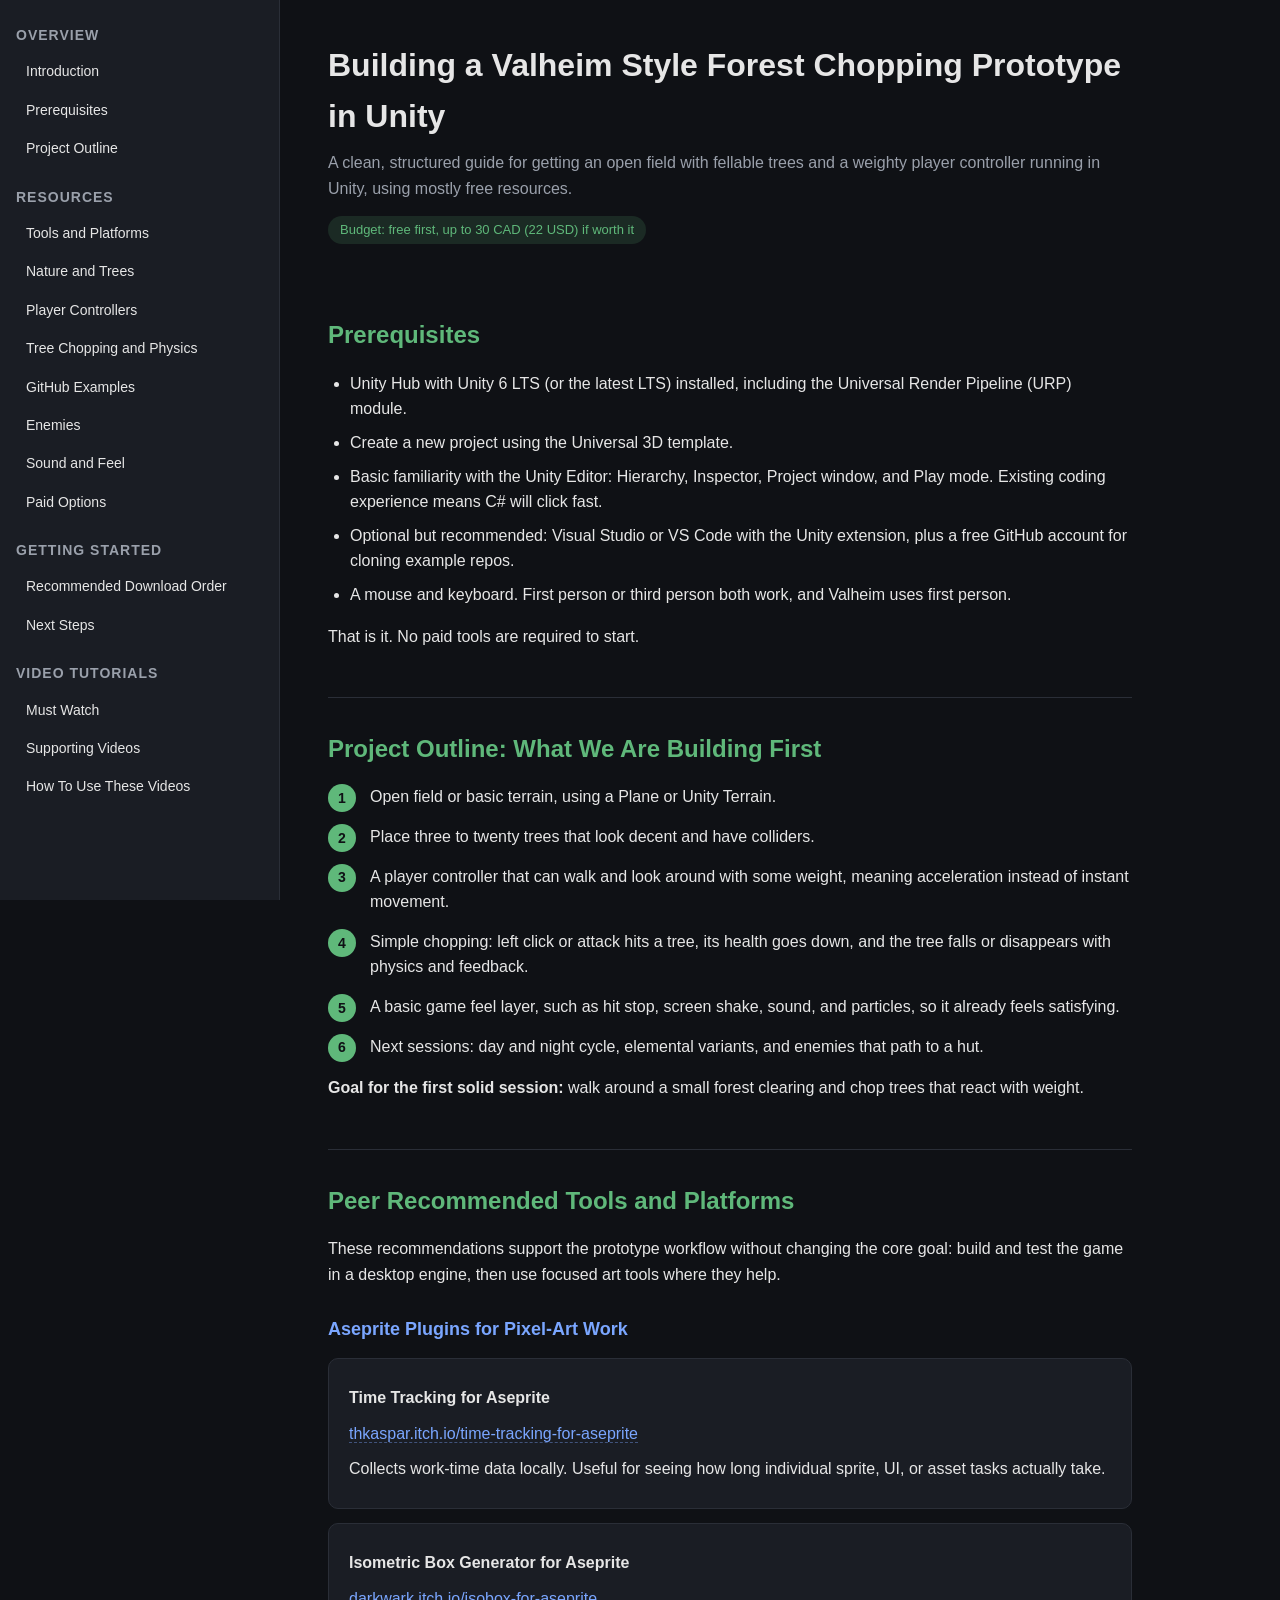
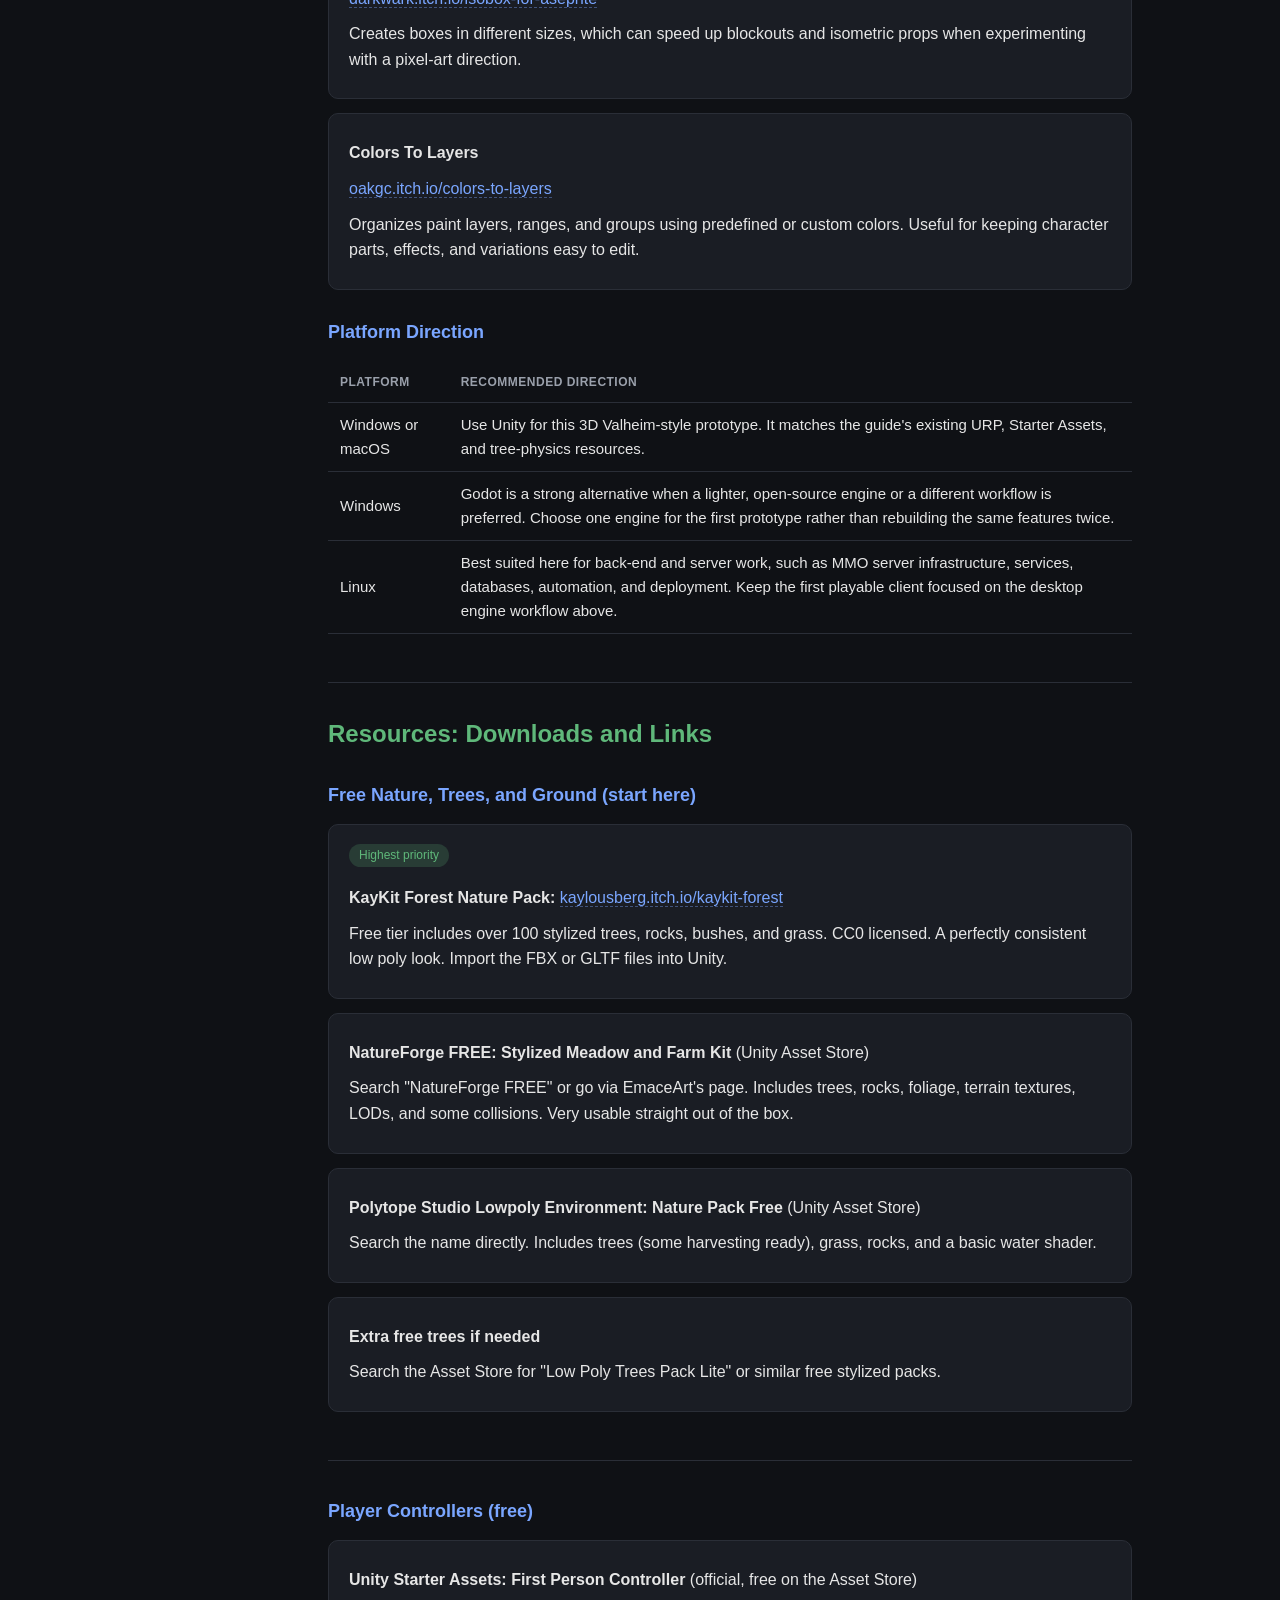
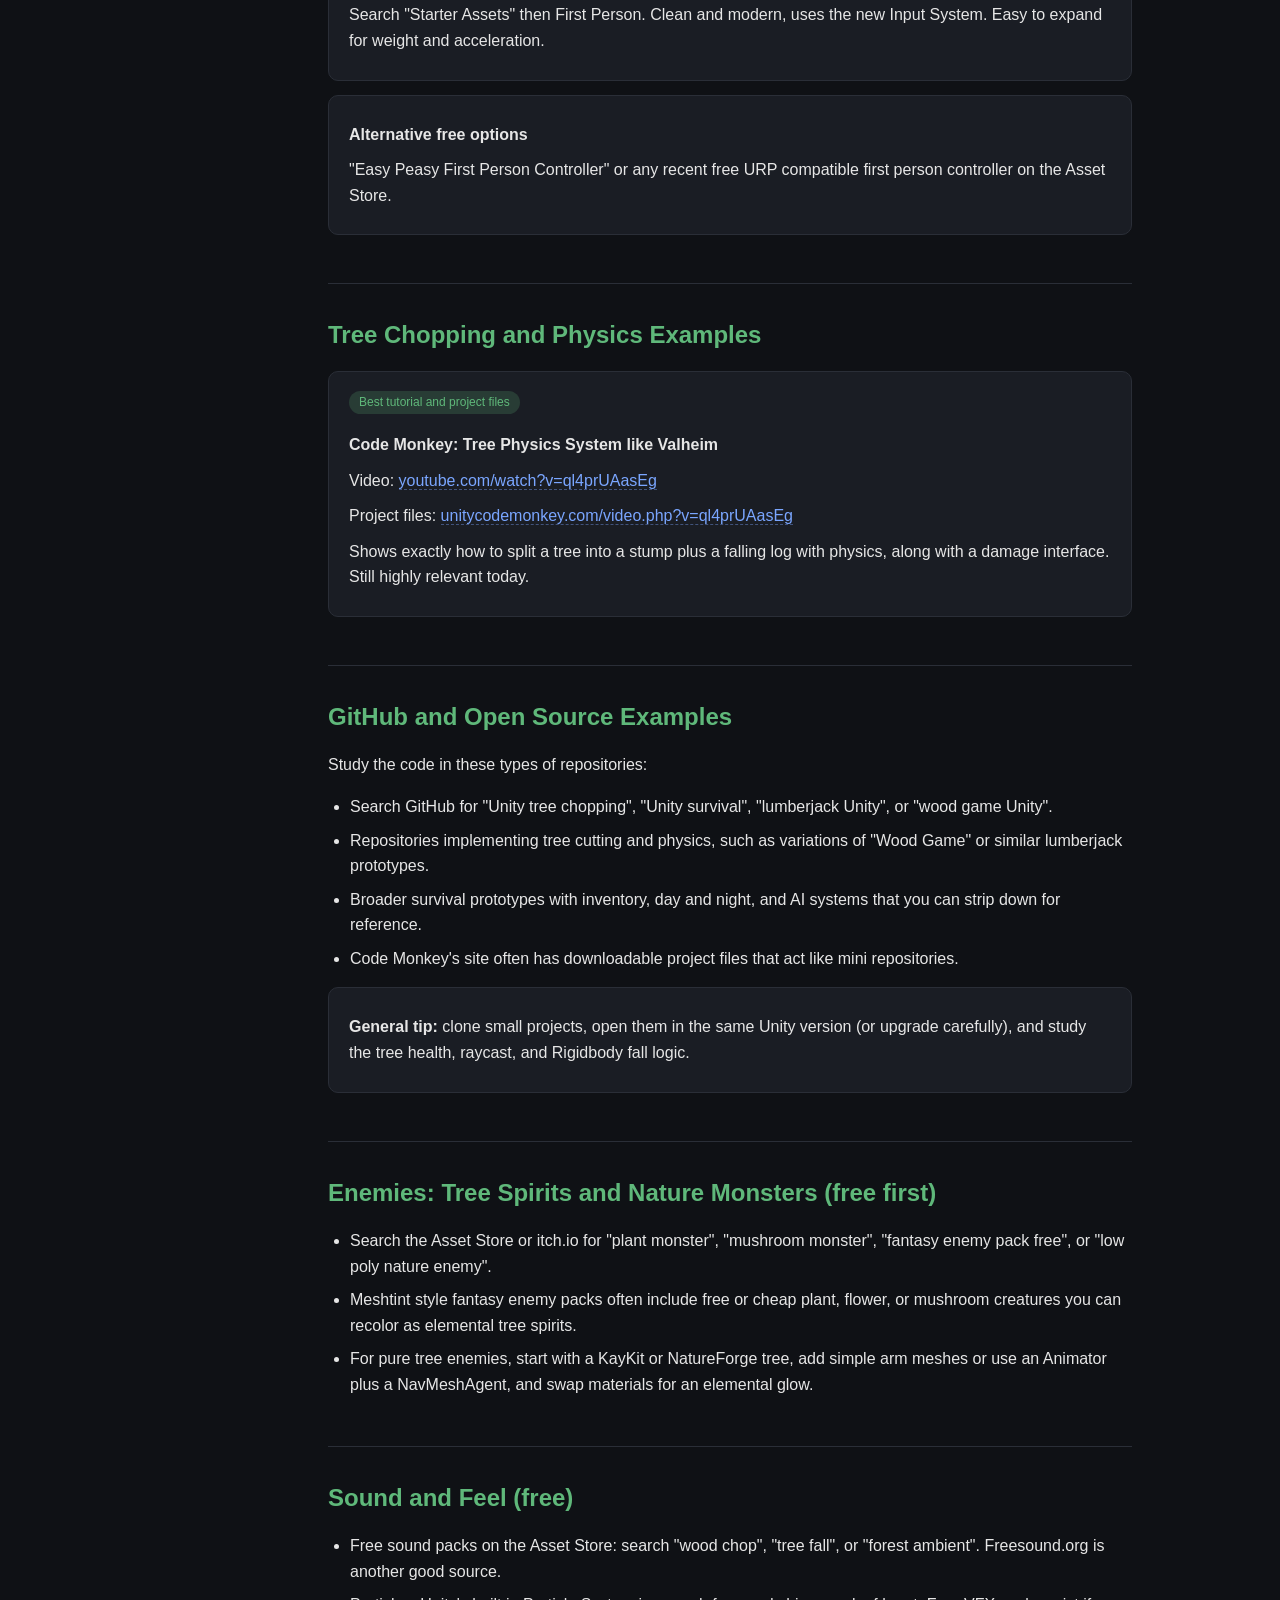
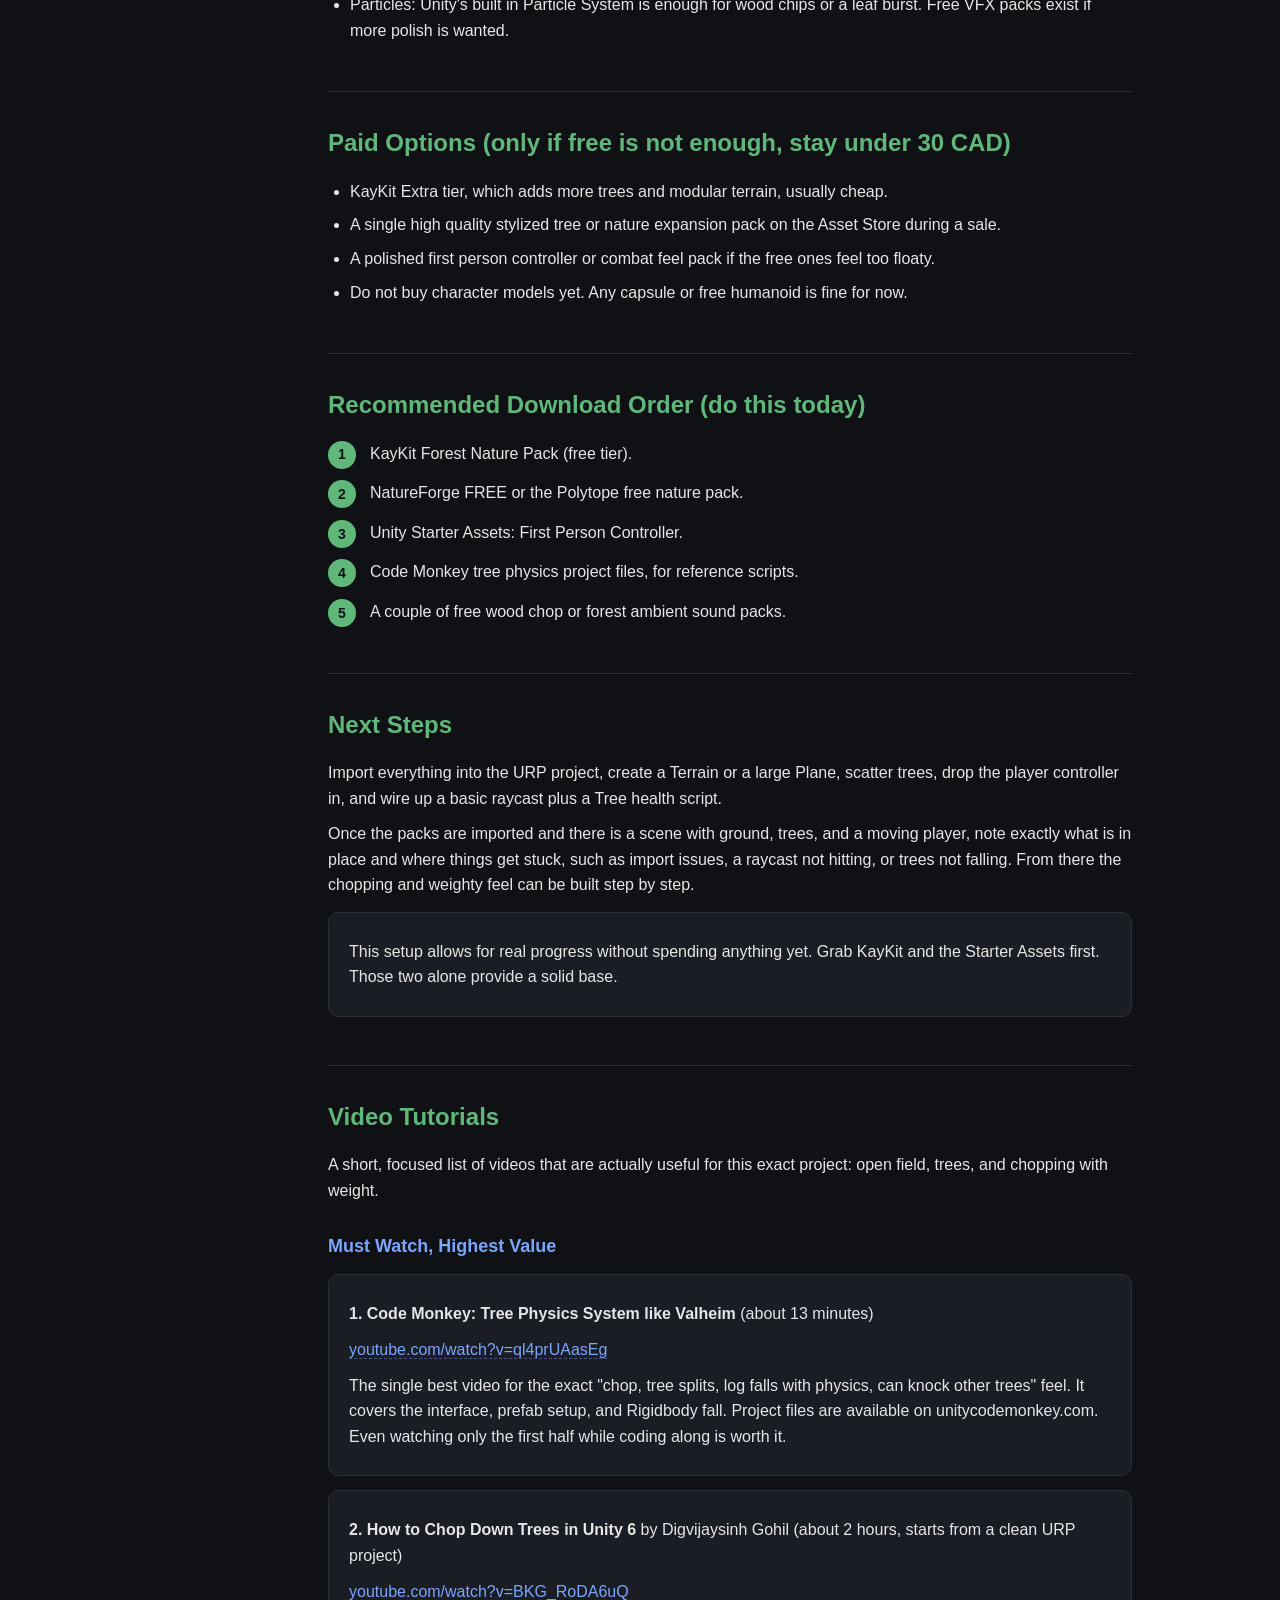
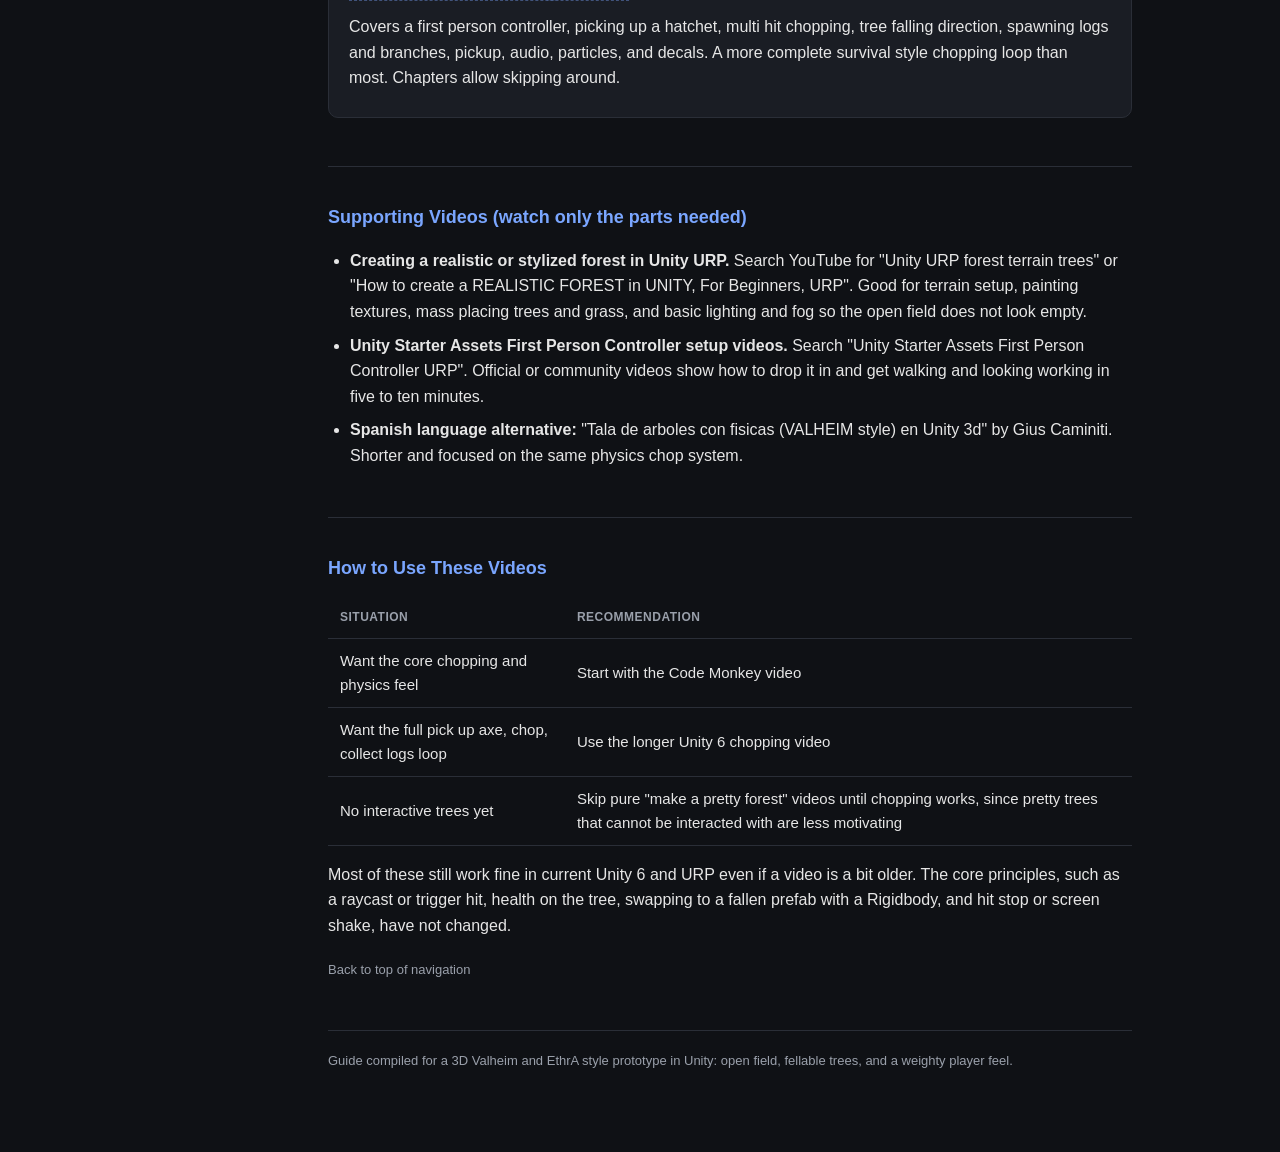
<file: staff/guide.html>
<!DOCTYPE html> <html lang="en"> <head> <meta 
charset="UTF-8"> <meta name="viewport" 
content="width=device-width, initial-scale=1.0"> 
<title>Unity Valheim Style Forest Chopping 
Prototype Guide</title> <style>
  :root {
    --bg: #0f1115; --panel: #1a1d24; --accent: 
    #5fb87a;
    --accent2: #7aa6ff; --text: #e6e6e6; --muted: 
    #9aa0ab;
    --border: #2a2e37;
  }
  * { box-sizing: border-box; } body { margin: 0; 
    font-family: "Segoe UI", Roboto, Helvetica, 
    Arial, sans-serif; background: var(--bg); 
    color: var(--text); line-height: 1.6;
  }
  .layout { display: flex; min-height: 100vh;
  }
  nav { width: 280px; background: var(--panel); 
    border-right: 1px solid var(--border); 
    padding: 24px 16px; position: sticky; top: 0; 
    height: 100vh; overflow-y: auto; flex-shrink: 
    0;
  }
  nav h2 { font-size: 14px; text-transform: 
    uppercase; letter-spacing: 1px; color: 
    var(--muted); margin: 20px 0 8px;
  }
  nav h2:first-child { margin-top: 0; } nav ul { 
    list-style: none; padding: 0; margin: 0 0 8px;
  }
  nav li { margin: 4px 0; } nav a { color: 
    var(--text); text-decoration: none; font-size: 
    14px; display: block; padding: 6px 10px; 
    border-radius: 6px; transition: background 
    0.15s;
  }
  nav a:hover { background: rgba(95,184,122,0.15); 
    color: var(--accent);
  }
  main { flex: 1; padding: 40px 48px 80px; 
    max-width: 900px;
  }
  header.hero { margin-bottom: 40px;
  }
  header.hero h1 { font-size: 32px; margin: 0 0 
    8px;
  }
  header.hero p { color: var(--muted); font-size: 
    16px; margin: 0;
  }
  .badge { display: inline-block; background: 
    rgba(95,184,122,0.15); color: var(--accent); 
    padding: 4px 12px; border-radius: 20px; 
    font-size: 13px; margin-top: 14px;
  }
  section { margin-bottom: 48px; padding-top: 8px; 
    border-top: 1px solid var(--border);
  }
  section:first-of-type { border-top: none; } h2 { 
    font-size: 24px; color: var(--accent); 
    margin-top: 24px; margin-bottom: 16px; 
    scroll-margin-top: 20px;
  }
  h3 { font-size: 18px; color: var(--accent2); 
    margin-top: 28px; margin-bottom: 10px; 
    scroll-margin-top: 20px;
  }
  p { margin: 10px 0; } ul, ol { padding-left: 
    22px;
  }
  li { margin: 8px 0; } a.link { color: 
    var(--accent2); text-decoration: none; 
    border-bottom: 1px dashed 
    rgba(122,166,255,0.4);
  }
  a.link:hover { border-bottom-color: 
  var(--accent2); } .card {
    background: var(--panel); border: 1px solid 
    var(--border); border-radius: 10px; padding: 
    16px 20px; margin: 14px 0;
  }
  .card strong { color: var(--text); } .tag { 
    display: inline-block; font-size: 12px; 
    background: rgba(122,166,255,0.15); color: 
    var(--accent2); padding: 2px 10px; 
    border-radius: 12px; margin-bottom: 8px;
  }
  .tag.priority { background: 
    rgba(95,184,122,0.2); color: var(--accent);
  }
  .steps-grid { counter-reset: step-counter; 
    list-style: none; padding-left: 0;
  }
  .steps-grid li { counter-increment: 
    step-counter; position: relative; 
    padding-left: 42px; margin-bottom: 14px;
  }
  .steps-grid li::before { content: 
    counter(step-counter); position: absolute; 
    left: 0; top: 0; width: 28px; height: 28px; 
    background: var(--accent); color: #0f1115; 
    font-weight: bold; border-radius: 50%; 
    display: flex; align-items: center; 
    justify-content: center; font-size: 14px;
  }
  table { width: 100%; border-collapse: collapse; 
    margin: 16px 0;
  }
  th, td { text-align: left; padding: 10px 12px; 
    border-bottom: 1px solid var(--border); 
    font-size: 15px;
  }
  th { color: var(--muted); text-transform: 
    uppercase; font-size: 12px; letter-spacing: 
    0.5px;
  }
  .back-to-top { display: inline-block; 
    margin-top: 12px; font-size: 13px; color: 
    var(--muted); text-decoration: none;
  }
  .back-to-top:hover { color: var(--accent); } 
  footer {
    color: var(--muted); font-size: 13px; 
    border-top: 1px solid var(--border); 
    padding-top: 20px;
  }
  @media (max-width: 800px) { .layout { 
    flex-direction: column; } nav { width: 100%; 
    height: auto; position: relative; } main { 
    padding: 24px; }
  }
</style> </head> <body> <div class="layout"> <nav 
id="top">
  <h2>Overview</h2> <ul> <li><a 
    href="#intro">Introduction</a></li> <li><a 
    href="#prerequisites">Prerequisites</a></li> 
    <li><a href="#outline">Project 
    Outline</a></li>
  </ul> <h2>Resources</h2> <ul> <li><a 
    href="#tools-platforms">Tools and Platforms</a></li>
    <li><a href="#nature-packs">Nature and Trees</a></li> 
    <li><a href="#player-controllers">Player 
    Controllers</a></li> <li><a 
    href="#chopping">Tree Chopping and 
    Physics</a></li> <li><a href="#github">GitHub 
    Examples</a></li> <li><a 
    href="#enemies">Enemies</a></li> <li><a 
    href="#sound">Sound and Feel</a></li> <li><a 
    href="#paid">Paid Options</a></li>
  </ul> <h2>Getting Started</h2> <ul> <li><a 
    href="#download-order">Recommended Download 
    Order</a></li> <li><a href="#next-steps">Next 
    Steps</a></li>
  </ul> <h2>Video Tutorials</h2> <ul> <li><a 
    href="#must-watch">Must Watch</a></li> <li><a 
    href="#supporting-videos">Supporting 
    Videos</a></li> <li><a href="#video-tips">How 
    To Use These Videos</a></li>
  </ul> </nav> <main> <header class="hero" 
  id="intro">
    <h1>Building a Valheim Style Forest Chopping 
    Prototype in Unity</h1> <p>A clean, structured 
    guide for getting an open field with fellable 
    trees and a weighty player controller running 
    in Unity, using mostly free resources.</p> 
    <span class="badge">Budget: free first, up to 
    30 CAD (22 USD) if worth it</span>
  </header> <section id="prerequisites"> 
    <h2>Prerequisites</h2> <ul>
      <li>Unity Hub with Unity 6 LTS (or the 
      latest LTS) installed, including the 
      Universal Render Pipeline (URP) module.</li> 
      <li>Create a new project using the Universal 
      3D template.</li> <li>Basic familiarity with 
      the Unity Editor: Hierarchy, Inspector, 
      Project window, and Play mode. Existing 
      coding experience means C# will click 
      fast.</li> <li>Optional but recommended: 
      Visual Studio or VS Code with the Unity 
      extension, plus a free GitHub account for 
      cloning example repos.</li> <li>A mouse and 
      keyboard. First person or third person both 
      work, and Valheim uses first person.</li>
    </ul> <p>That is it. No paid tools are 
    required to start.</p>
  </section> <section id="outline"> <h2>Project 
    Outline: What We Are Building First</h2> <ol 
    class="steps-grid">
      <li>Open field or basic terrain, using a 
      Plane or Unity Terrain.</li> <li>Place three 
      to twenty trees that look decent and have 
      colliders.</li> <li>A player controller that 
      can walk and look around with some weight, 
      meaning acceleration instead of instant 
      movement.</li> <li>Simple chopping: left 
      click or attack hits a tree, its health goes 
      down, and the tree falls or disappears with 
      physics and feedback.</li> <li>A basic game 
      feel layer, such as hit stop, screen shake, 
      sound, and particles, so it already feels 
      satisfying.</li> <li>Next sessions: day and 
      night cycle, elemental variants, and enemies 
      that path to a hut.</li>
    </ol> <p><strong>Goal for the first solid 
    session:</strong> walk around a small forest 
    clearing and chop trees that react with 
    weight.</p>
  </section> <section id="tools-platforms">
    <h2>Peer Recommended Tools and Platforms</h2>
    <p>These recommendations support the prototype workflow without changing the core goal: build and test the game in a desktop engine, then use focused art tools where they help.</p>
    <h3>Aseprite Plugins for Pixel-Art Work</h3>
    <div class="card">
      <p><strong>Time Tracking for Aseprite</strong></p>
      <p><a class="link" 
      href="https://thkaspar.itch.io/time-tracking-for-aseprite" 
      target="_blank" rel="noopener">thkaspar.itch.io/time-tracking-for-aseprite</a></p>
      <p>Collects work-time data locally. Useful for seeing how long individual sprite, UI, or asset tasks actually take.</p>
    </div> <div class="card">
      <p><strong>Isometric Box Generator for Aseprite</strong></p>
      <p><a class="link"
      href="https://darkwark.itch.io/isobox-for-aseprite"
      target="_blank" rel="noopener">darkwark.itch.io/isobox-for-aseprite</a></p>
      <p>Creates boxes in different sizes, which can speed up blockouts and isometric props when experimenting with a pixel-art direction.</p>
    </div> <div class="card">
      <p><strong>Colors To Layers</strong></p>
      <p><a class="link"
      href="https://oakgc.itch.io/colors-to-layers"
      target="_blank" rel="noopener">oakgc.itch.io/colors-to-layers</a></p>
      <p>Organizes paint layers, ranges, and groups using predefined or custom colors. Useful for keeping character parts, effects, and variations easy to edit.</p>
    </div>
    <h3>Platform Direction</h3>
    <table>
      <thead>
        <tr><th>Platform</th><th>Recommended Direction</th></tr>
      </thead> <tbody>
        <tr><td>Windows or macOS</td><td>Use Unity for this 3D Valheim-style prototype. It matches the guide's existing URP, Starter Assets, and tree-physics resources.</td></tr>
        <tr><td>Windows</td><td>Godot is a strong alternative when a lighter, open-source engine or a different workflow is preferred. Choose one engine for the first prototype rather than rebuilding the same features twice.</td></tr>
        <tr><td>Linux</td><td>Best suited here for back-end and server work, such as MMO server infrastructure, services, databases, automation, and deployment. Keep the first playable client focused on the desktop engine workflow above.</td></tr>
      </tbody>
    </table>
  </section> <section id="nature-packs"> 
    <h2>Resources: Downloads and Links</h2> 
    <h3>Free Nature, Trees, and Ground (start 
    here)</h3> <div class="card">
      <span class="tag priority">Highest 
      priority</span> <p><strong>KayKit Forest 
      Nature Pack:</strong> <a class="link" 
      href="https://kaylousberg.itch.io/kaykit-forest" 
      target="_blank" 
      rel="noopener">kaylousberg.itch.io/kaykit-forest</a></p> 
      <p>Free tier includes over 100 stylized 
      trees, rocks, bushes, and grass. CC0 
      licensed. A perfectly consistent low poly 
      look. Import the FBX or GLTF files into 
      Unity.</p>
    </div> <div class="card"> 
      <p><strong>NatureForge FREE: Stylized Meadow 
      and Farm Kit</strong> (Unity Asset 
      Store)</p> <p>Search "NatureForge FREE" or 
      go via EmaceArt's page. Includes trees, 
      rocks, foliage, terrain textures, LODs, and 
      some collisions. Very usable straight out of 
      the box.</p>
    </div> <div class="card"> <p><strong>Polytope 
      Studio Lowpoly Environment: Nature Pack 
      Free</strong> (Unity Asset Store)</p> 
      <p>Search the name directly. Includes trees 
      (some harvesting ready), grass, rocks, and a 
      basic water shader.</p>
    </div> <div class="card"> <p><strong>Extra 
      free trees if needed</strong></p> <p>Search 
      the Asset Store for "Low Poly Trees Pack 
      Lite" or similar free stylized packs.</p>
    </div> </section> <section 
  id="player-controllers">
    <h3>Player Controllers (free)</h3> <div 
    class="card">
      <p><strong>Unity Starter Assets: First 
      Person Controller</strong> (official, free 
      on the Asset Store)</p> <p>Search "Starter 
      Assets" then First Person. Clean and modern, 
      uses the new Input System. Easy to expand 
      for weight and acceleration.</p>
    </div> <div class="card"> 
      <p><strong>Alternative free 
      options</strong></p> <p>"Easy Peasy First 
      Person Controller" or any recent free URP 
      compatible first person controller on the 
      Asset Store.</p>
    </div> </section> <section id="chopping"> 
    <h2>Tree Chopping and Physics Examples</h2> 
    <div class="card">
      <span class="tag priority">Best tutorial and 
      project files</span> <p><strong>Code Monkey: 
      Tree Physics System like 
      Valheim</strong></p> <p>Video: <a 
      class="link" 
      href="https://www.youtube.com/watch?v=ql4prUAasEg" 
      target="_blank" 
      rel="noopener">youtube.com/watch?v=ql4prUAasEg</a></p> 
      <p>Project files: <a class="link" 
      href="https://unitycodemonkey.com/video.php?v=ql4prUAasEg" 
      target="_blank" 
      rel="noopener">unitycodemonkey.com/video.php?v=ql4prUAasEg</a></p> 
      <p>Shows exactly how to split a tree into a 
      stump plus a falling log with physics, along 
      with a damage interface. Still highly 
      relevant today.</p>
    </div> </section> <section id="github"> 
    <h2>GitHub and Open Source Examples</h2> 
    <p>Study the code in these types of 
    repositories:</p> <ul>
      <li>Search GitHub for "Unity tree chopping", 
      "Unity survival", "lumberjack Unity", or 
      "wood game Unity".</li> <li>Repositories 
      implementing tree cutting and physics, such 
      as variations of "Wood Game" or similar 
      lumberjack prototypes.</li> <li>Broader 
      survival prototypes with inventory, day and 
      night, and AI systems that you can strip 
      down for reference.</li> <li>Code Monkey's 
      site often has downloadable project files 
      that act like mini repositories.</li>
    </ul> <div class="card"> <p><strong>General 
      tip:</strong> clone small projects, open 
      them in the same Unity version (or upgrade 
      carefully), and study the tree health, 
      raycast, and Rigidbody fall logic.</p>
    </div> </section> <section id="enemies"> 
    <h2>Enemies: Tree Spirits and Nature Monsters 
    (free first)</h2> <ul>
      <li>Search the Asset Store or itch.io for 
      "plant monster", "mushroom monster", 
      "fantasy enemy pack free", or "low poly 
      nature enemy".</li> <li>Meshtint style 
      fantasy enemy packs often include free or 
      cheap plant, flower, or mushroom creatures 
      you can recolor as elemental tree 
      spirits.</li> <li>For pure tree enemies, 
      start with a KayKit or NatureForge tree, add 
      simple arm meshes or use an Animator plus a 
      NavMeshAgent, and swap materials for an 
      elemental glow.</li>
    </ul> </section> <section id="sound"> 
    <h2>Sound and Feel (free)</h2> <ul>
      <li>Free sound packs on the Asset Store: 
      search "wood chop", "tree fall", or "forest 
      ambient". Freesound.org is another good 
      source.</li> <li>Particles: Unity's built in 
      Particle System is enough for wood chips or 
      a leaf burst. Free VFX packs exist if more 
      polish is wanted.</li>
    </ul> </section> <section id="paid"> <h2>Paid 
    Options (only if free is not enough, stay 
    under 30 CAD)</h2> <ul>
      <li>KayKit Extra tier, which adds more trees 
      and modular terrain, usually cheap.</li> 
      <li>A single high quality stylized tree or 
      nature expansion pack on the Asset Store 
      during a sale.</li> <li>A polished first 
      person controller or combat feel pack if the 
      free ones feel too floaty.</li> <li>Do not 
      buy character models yet. Any capsule or 
      free humanoid is fine for now.</li>
    </ul> </section> <section id="download-order"> 
    <h2>Recommended Download Order (do this 
    today)</h2> <ol class="steps-grid">
      <li>KayKit Forest Nature Pack (free 
      tier).</li> <li>NatureForge FREE or the 
      Polytope free nature pack.</li> <li>Unity 
      Starter Assets: First Person 
      Controller.</li> <li>Code Monkey tree 
      physics project files, for reference 
      scripts.</li> <li>A couple of free wood chop 
      or forest ambient sound packs.</li>
    </ol> </section> <section id="next-steps"> 
    <h2>Next Steps</h2> <p>Import everything into 
    the URP project, create a Terrain or a large 
    Plane, scatter trees, drop the player 
    controller in, and wire up a basic raycast 
    plus a Tree health script.</p> <p>Once the 
    packs are imported and there is a scene with 
    ground, trees, and a moving player, note 
    exactly what is in place and where things get 
    stuck, such as import issues, a raycast not 
    hitting, or trees not falling. From there the 
    chopping and weighty feel can be built step by 
    step.</p> <div class="card">
      <p>This setup allows for real progress 
      without spending anything yet. Grab KayKit 
      and the Starter Assets first. Those two 
      alone provide a solid base.</p>
    </div> </section> <section id="must-watch"> 
    <h2>Video Tutorials</h2> <p>A short, focused 
    list of videos that are actually useful for 
    this exact project: open field, trees, and 
    chopping with weight.</p> <h3>Must Watch, 
    Highest Value</h3> <div class="card">
      <p><strong>1. Code Monkey: Tree Physics 
      System like Valheim</strong> (about 13 
      minutes)</p> <p><a class="link" 
      href="https://www.youtube.com/watch?v=ql4prUAasEg" 
      target="_blank" 
      rel="noopener">youtube.com/watch?v=ql4prUAasEg</a></p> 
      <p>The single best video for the exact 
      "chop, tree splits, log falls with physics, 
      can knock other trees" feel. It covers the 
      interface, prefab setup, and Rigidbody fall. 
      Project files are available on 
      unitycodemonkey.com. Even watching only the 
      first half while coding along is worth 
      it.</p>
    </div> <div class="card"> <p><strong>2. How to 
      Chop Down Trees in Unity 6</strong> by 
      Digvijaysinh Gohil (about 2 hours, starts 
      from a clean URP project)</p> <p><a 
      class="link" 
      href="https://www.youtube.com/watch?v=BKG_RoDA6uQ" 
      target="_blank" 
      rel="noopener">youtube.com/watch?v=BKG_RoDA6uQ</a></p> 
      <p>Covers a first person controller, picking 
      up a hatchet, multi hit chopping, tree 
      falling direction, spawning logs and 
      branches, pickup, audio, particles, and 
      decals. A more complete survival style 
      chopping loop than most. Chapters allow 
      skipping around.</p>
    </div> </section> <section 
  id="supporting-videos">
    <h3>Supporting Videos (watch only the parts 
    needed)</h3> <ul>
      <li><strong>Creating a realistic or stylized 
      forest in Unity URP.</strong> Search YouTube 
      for "Unity URP forest terrain trees" or "How 
      to create a REALISTIC FOREST in UNITY, For 
      Beginners, URP". Good for terrain setup, 
      painting textures, mass placing trees and 
      grass, and basic lighting and fog so the 
      open field does not look empty.</li> 
      <li><strong>Unity Starter Assets First 
      Person Controller setup videos.</strong> 
      Search "Unity Starter Assets First Person 
      Controller URP". Official or community 
      videos show how to drop it in and get 
      walking and looking working in five to ten 
      minutes.</li> <li><strong>Spanish language 
      alternative:</strong> "Tala de arboles con 
      fisicas (VALHEIM style) en Unity 3d" by Gius 
      Caminiti. Shorter and focused on the same 
      physics chop system.</li>
    </ul> </section> <section id="video-tips"> 
    <h3>How to Use These Videos</h3> <table>
      <thead> 
        <tr><th>Situation</th><th>Recommendation</th></tr>
      </thead> <tbody> <tr><td>Want the core 
        chopping and physics feel</td><td>Start 
        with the Code Monkey video</td></tr> 
        <tr><td>Want the full pick up axe, chop, 
        collect logs loop</td><td>Use the longer 
        Unity 6 chopping video</td></tr> 
        <tr><td>No interactive trees 
        yet</td><td>Skip pure "make a pretty 
        forest" videos until chopping works, since 
        pretty trees that cannot be interacted 
        with are less motivating</td></tr>
      </tbody> </table> <p>Most of these still 
    work fine in current Unity 6 and URP even if a 
    video is a bit older. The core principles, 
    such as a raycast or trigger hit, health on 
    the tree, swapping to a fallen prefab with a 
    Rigidbody, and hit stop or screen shake, have 
    not changed.</p> <a class="back-to-top" 
    href="#top">Back to top of navigation</a>
  </section> <footer> Guide compiled for a 3D 
    Valheim and EthrA style prototype in Unity: 
    open field, fellable trees, and a weighty 
    player feel.
  </footer> </main> </div> </body> </html>
</file>
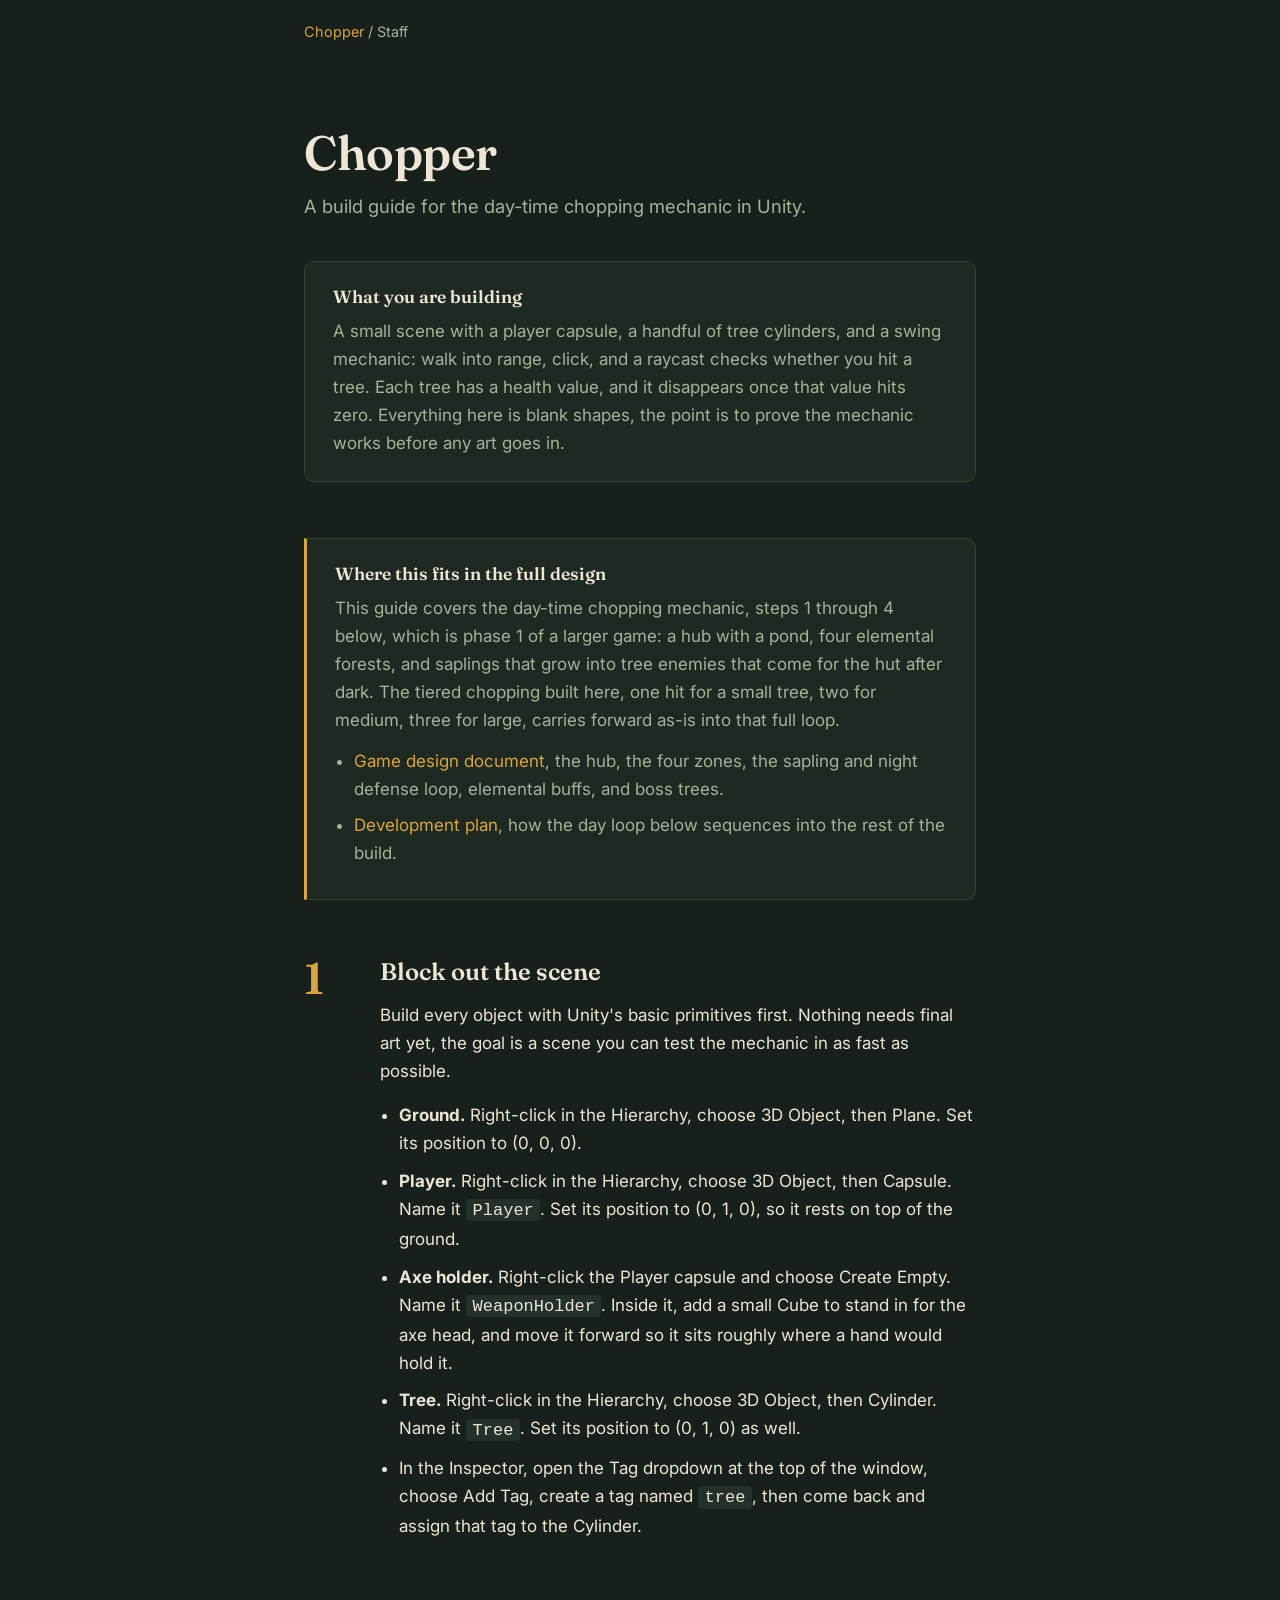
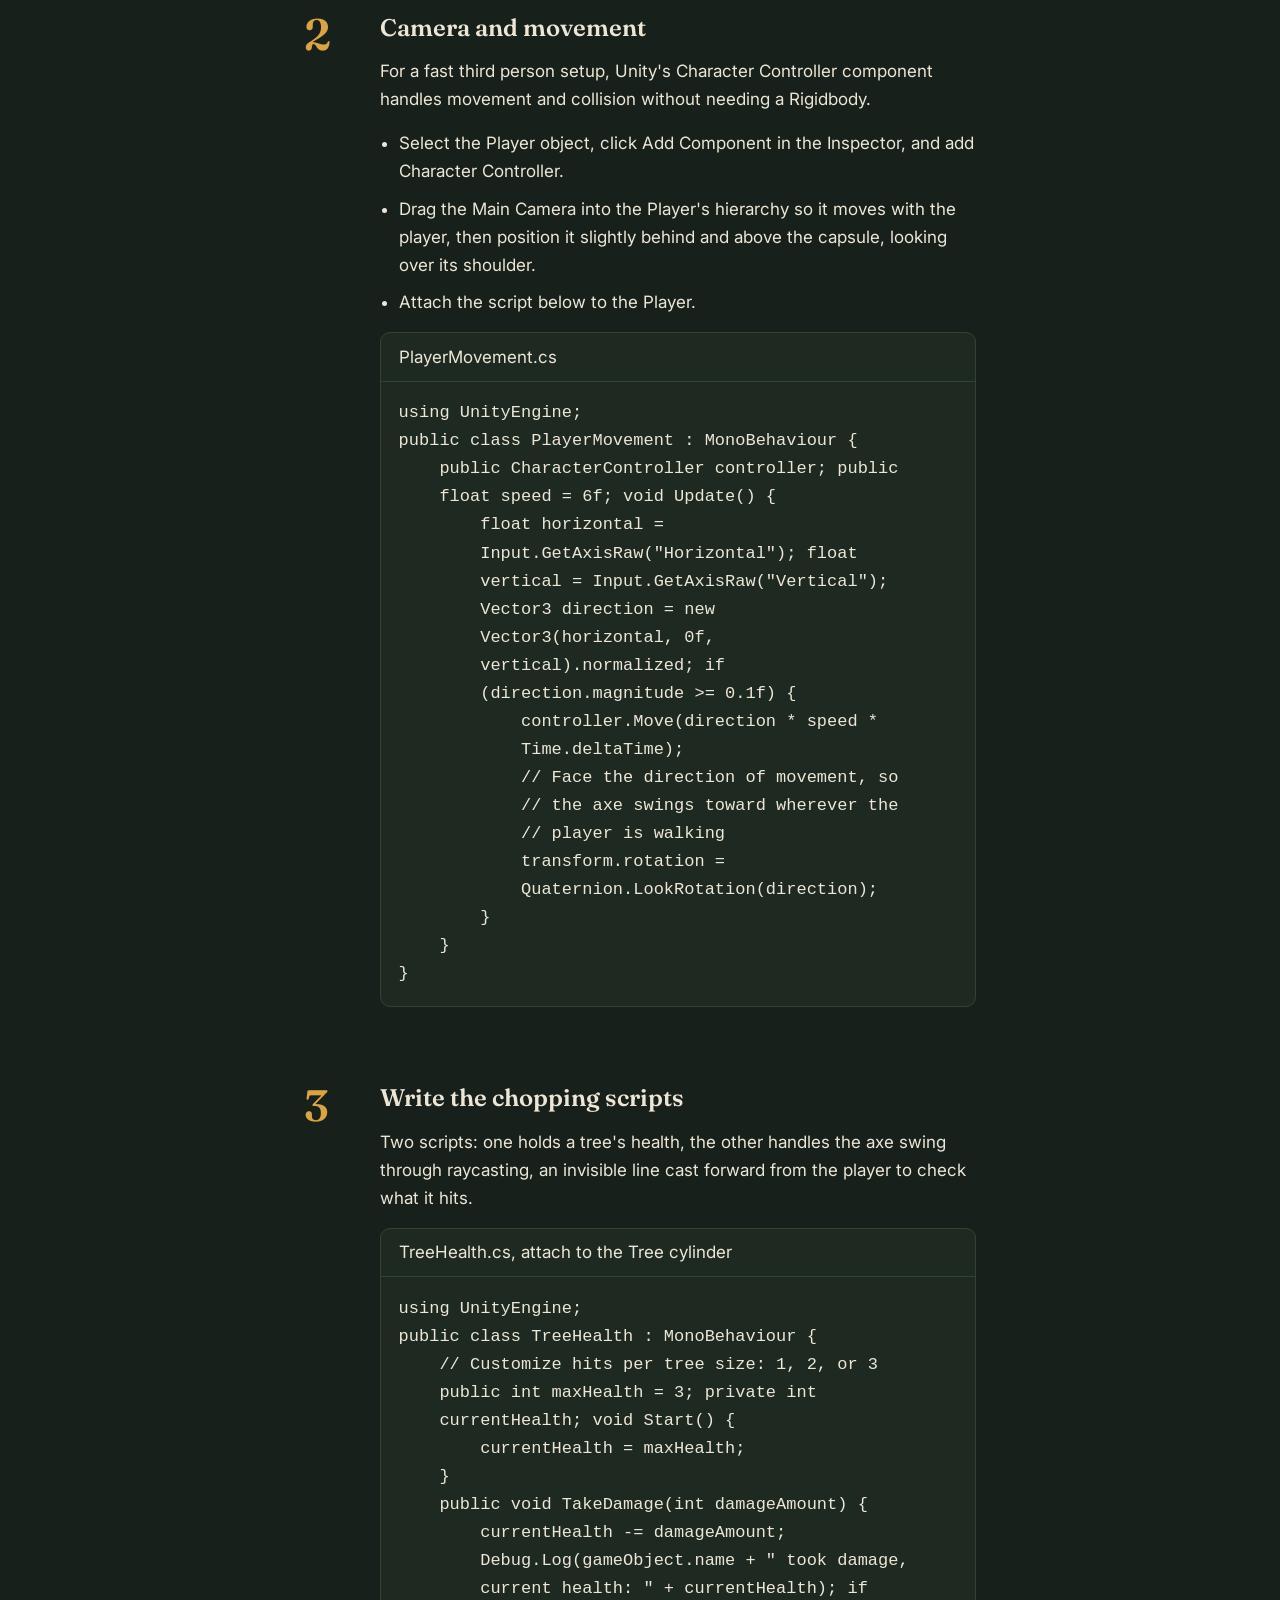
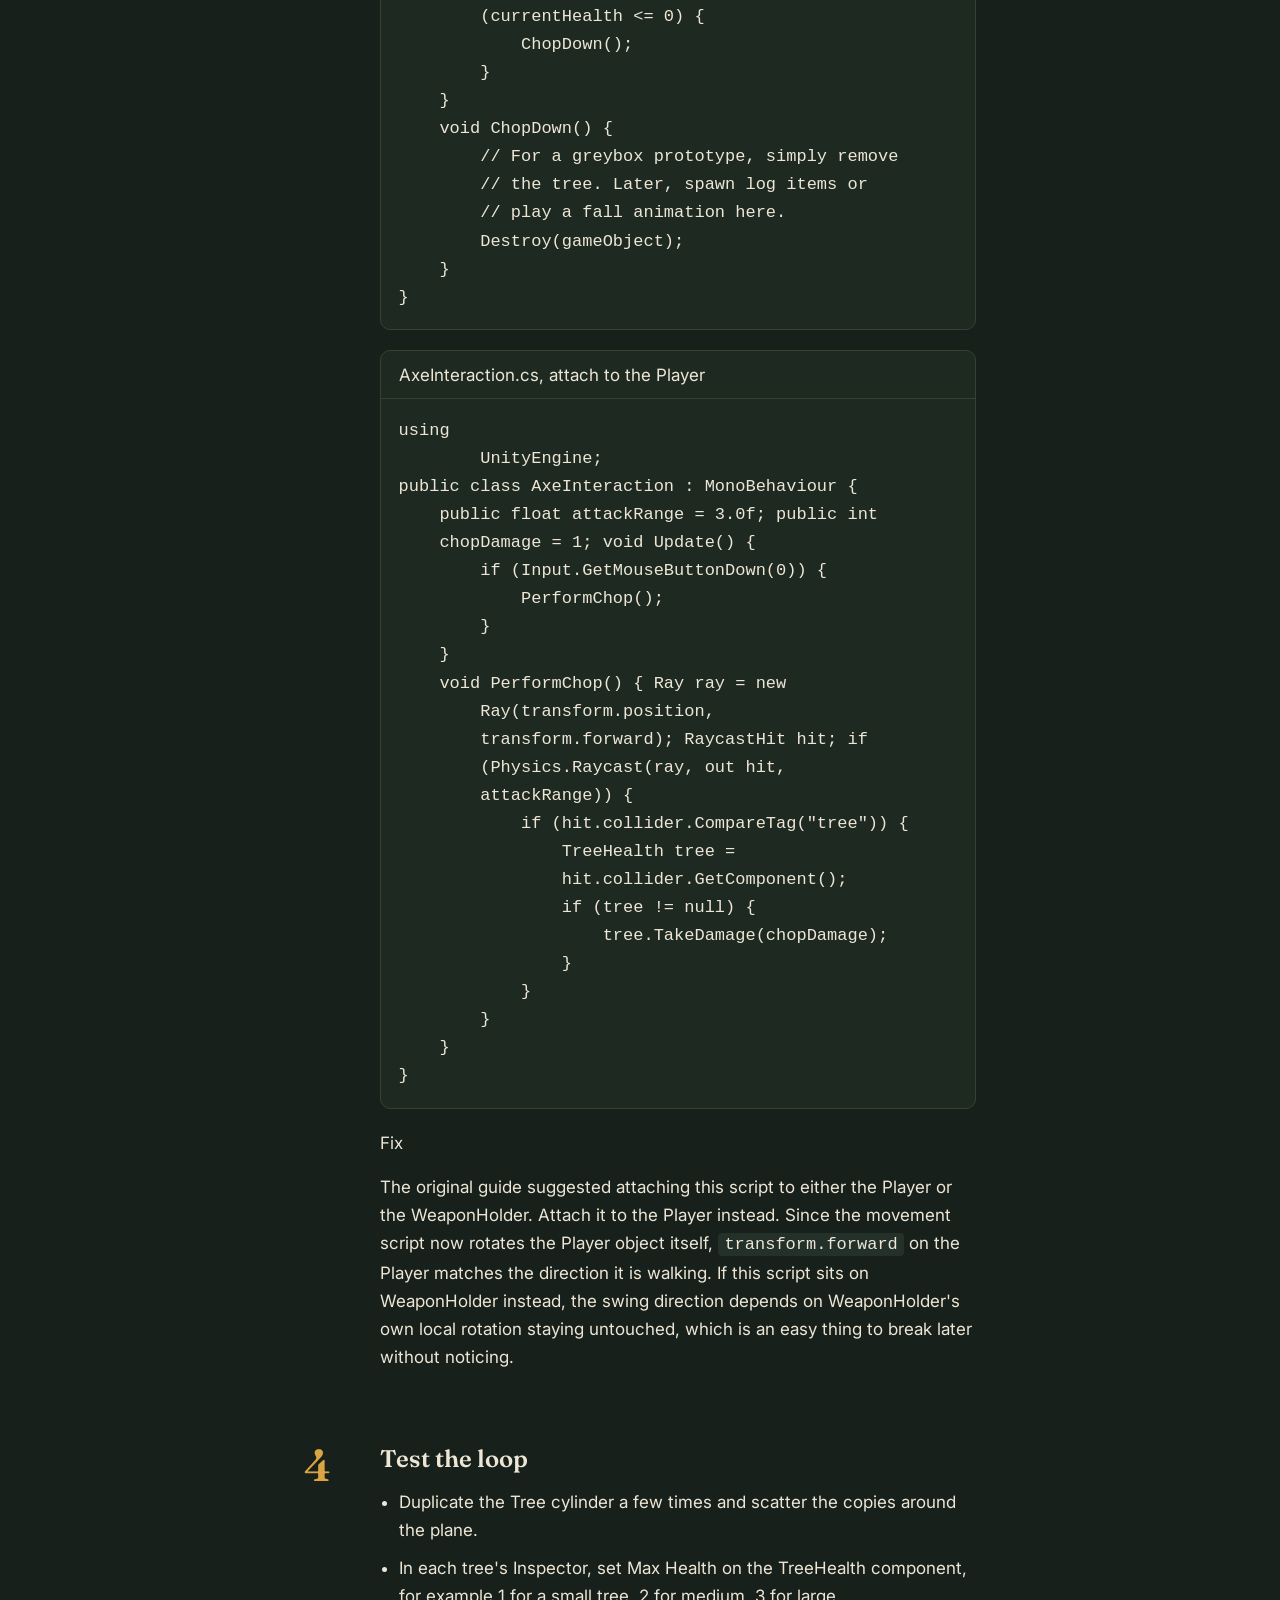
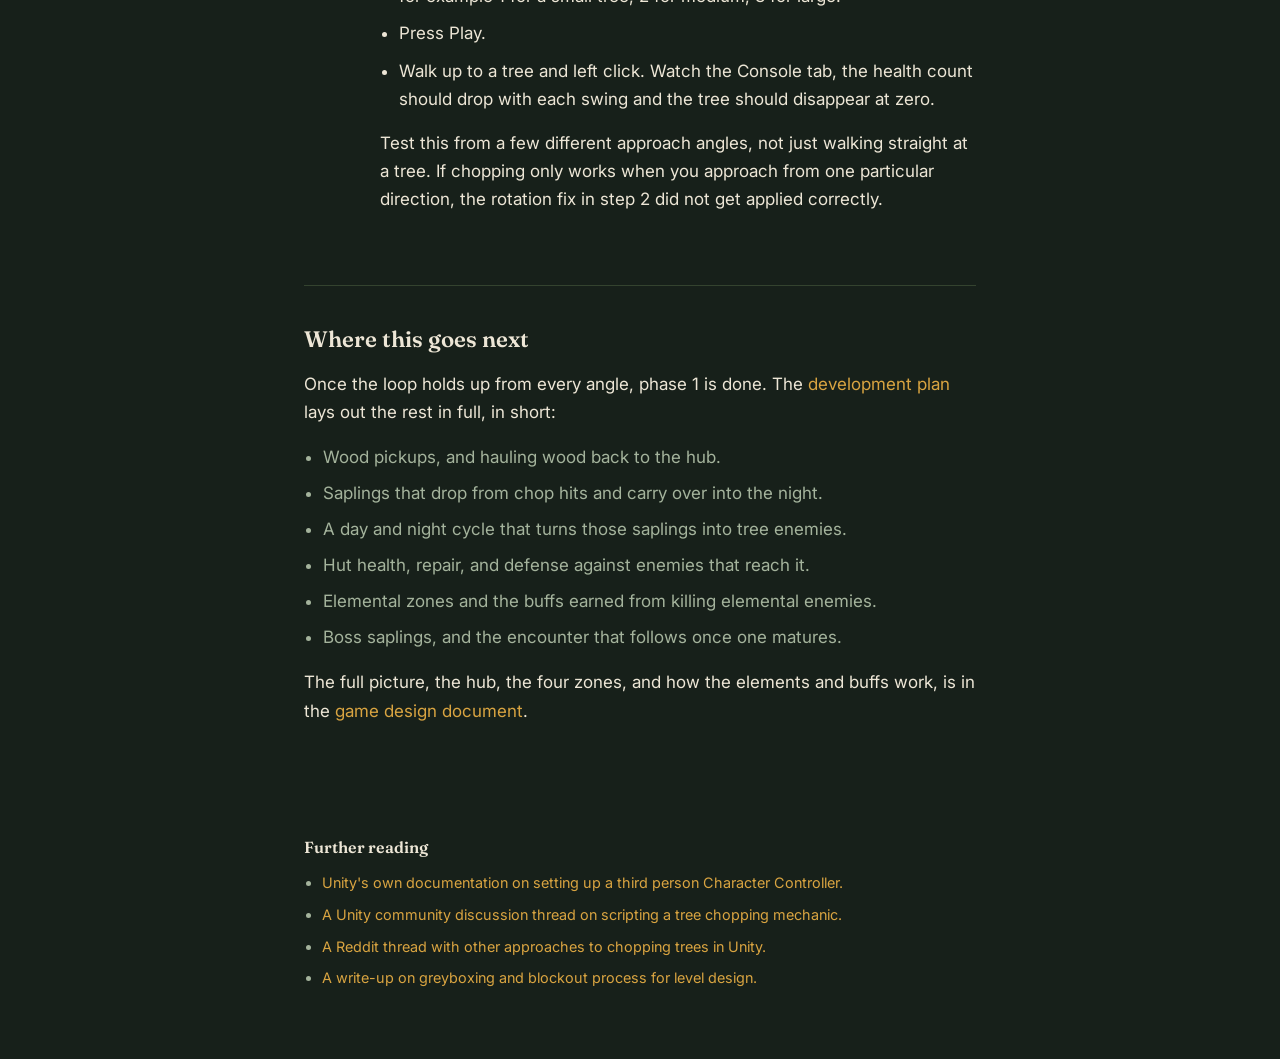
<file: staff/newguide.html>
<!DOCTYPE html> <html lang="en"> <head> <meta 
charset="UTF-8"> <meta name="viewport" 
content="width=device-width, initial-scale=1.0"> 
<title>Chopper: Prototype Build Guide</title> 
<link rel="preconnect" 
href="https://fonts.googleapis.com"> <link 
rel="preconnect" href="https://fonts.gstatic.com" 
crossorigin> <link 
href="https://fonts.googleapis.com/css2?family=Fraunces:opsz,wght@9..144,500;9..144,600;9..144,700&family=Inter:wght@400;500;600&family=JetBrains+Mono:wght@400;500&display=swap" 
rel="stylesheet"> <style>
  :root {
    --bg: #17201a; --surface: #1e2a21; 
    --surface-2: #24312a; --border: #34432f; 
    --text: #ede6d6; --muted: #a4b39c; --accent: 
    #d9a441;
    --accent-soft: #3a3120;
  }
  * { box-sizing: border-box; } body { margin: 0; 
    background: var(--bg); color: var(--text); 
    font-family: 'Inter', sans-serif; font-size: 
    17px; line-height: 1.65;
  }
  main { max-width: 720px; margin: 0 auto; 
    padding: 5rem 1.5rem 6rem;
  }
  main a { color: var(--accent); text-decoration: 
    none;
  }
  main a:hover { text-decoration: underline;
  }
  h1, h2, h3 { font-family: 'Fraunces', serif; 
    font-weight: 600; line-height: 1.2; color: 
    var(--text);
  }
  .hero { animation: rise 0.7s ease-out;
  }
  @keyframes rise { from { opacity: 0; transform: 
    translateY(10px); } to { opacity: 1; 
    transform: translateY(0); }
  }
  .hero h1 { font-size: 3rem; margin: 0 0 0.6rem; 
    letter-spacing: -0.01em;
  }
  .hero p.subtitle { font-size: 1.15rem; color: 
    var(--muted); max-width: 34rem; margin: 0 0 
    2.5rem;
  }
  .summary { background: var(--surface); border: 
    1px solid var(--border); border-radius: 10px; 
    padding: 1.5rem 1.75rem; margin-bottom: 
    3.5rem;
  }
  .summary h2 { font-size: 1.1rem; margin: 0 0 
    0.6rem;
  }
  .summary p { margin: 0; color: var(--muted);
  }
  .scope { background: var(--surface); border: 1px 
    solid var(--border); border-left: 3px solid 
    var(--accent); border-radius: 0 10px 10px 0; 
    padding: 1.5rem 1.75rem; margin-bottom: 
    3.5rem;
  }
  .scope h2 { font-size: 1.1rem; margin: 0 0 
    0.6rem;
  }
  .scope p { margin: 0 0 0.8rem; color: 
    var(--muted);
  }
  .scope ul { margin: 0; padding-left: 1.2rem; 
    color: var(--muted);
  }
  .scope li { margin-bottom: 0.5rem;
  }
  .step { display: grid; grid-template-columns: 
    3.5rem 1fr; gap: 1.25rem; margin-bottom: 
    3.5rem;
  }
  .step-body { min-width: 0;
  }
  .step-number { font-family: 'Fraunces', serif; 
    font-size: 2.75rem; font-weight: 600; color: 
    var(--accent); line-height: 1;
  }
  .step-body h2 { font-size: 1.5rem; margin: 
    0.1rem 0 0.9rem;
  }
  .step-body p { margin: 0 0 1rem;
  }
  .step-body ul { margin: 0 0 1rem; padding-left: 
    1.2rem;
  }
  .step-body li { margin-bottom: 0.6rem;
  }
  .step-body li code, p code { background: 
    var(--surface-2); padding: 0.1rem 0.4rem; 
    border-radius: 4px; font-family: 'JetBrains 
    Mono', monospace; font-size: 0.88em;
  }
  .code-panel { background: var(--surface); 
    border: 1px solid var(--border); 
    border-radius: 10px; overflow: hidden; margin: 
    0 0 1.25rem;
  }
  .code-panel .filename { font-family: 'JetBrains 
    Mono', monospace; font-size: 0.85rem; color: 
    var(--muted); padding: 0.6rem 1.1rem; 
    border-bottom: 1px solid var(--border);
  }
  .code-panel pre { margin: 0; padding: 1.1rem; 
    overflow-x: auto;
  }
  .code-panel code { font-family: 'JetBrains 
    Mono', monospace; font-size: 0.86rem; 
    line-height: 1.6; color: var(--text);
  }
  .closing { border-top: 1px solid var(--border); 
    padding-top: 2.5rem; margin-top: 1rem;
  }
  .closing h2 { font-size: 1.4rem; margin: 0 0 
    1rem;
  }
  .closing ul { padding-left: 1.2rem; color: 
    var(--muted);
  }
  .closing li { margin-bottom: 0.5rem;
  }
  footer { max-width: 720px; margin: 0 auto; 
    padding: 0 1.5rem 4rem; color: var(--muted); 
    font-size: 0.9rem;
  }
  footer h3 { font-size: 1rem; color: var(--text); 
    margin: 0 0 0.8rem;
  }
  footer ul { padding-left: 1.1rem;
  }
  footer li { margin-bottom: 0.5rem;
  }
  footer a { color: var(--accent); 
    text-decoration: none;
  }
  footer a:hover { text-decoration: underline;
  }
  @media (max-width: 640px) { main { padding: 3rem 
      1.25rem 4rem;
    }
    .hero h1 { font-size: 2.25rem;
    }
    .hero p.subtitle { font-size: 1.05rem;
    }
    .step { grid-template-columns: 1fr; gap: 
      0.4rem;
    }
    .step-number { font-size: 1.5rem;
    }
    .code-panel pre { padding: 0.9rem;
    }
    .code-panel code { font-size: 0.78rem;
    }
  }
  .crumb { max-width: 720px; margin: 0 auto; padding: 1.25rem 1.5rem 0; font-size: 0.9rem; color: var(--muted); }
  .crumb a { color: var(--accent); text-decoration: none; }
  .crumb a:hover { text-decoration: underline; }
</style> </head> <body>
  <p class="crumb"><a href="../">Chopper</a> / Staff</p>
  <main> <div class="hero"> 
    <h1>Chopper</h1> <p class="subtitle">A build 
    guide for the day-time chopping mechanic in 
    Unity.</p>
  </div> <div class="summary"> <h2>What you are 
    building</h2> <p>A small scene with a player 
    capsule, a handful of tree cylinders, and a 
    swing mechanic: walk into range, click, and a 
    raycast checks whether you hit a tree. Each 
    tree has a health value, and it disappears 
    once that value hits zero. Everything here is 
    blank shapes, the point is to prove the 
    mechanic works before any art goes in.</p>
  </div> <div class="scope"> <h2>Where this fits 
    in the full design</h2> <p>This guide covers 
    the day-time chopping mechanic, steps 1 
    through 4 below, which is phase 1 of a larger 
    game: a hub with a pond, four elemental 
    forests, and saplings that grow into tree 
    enemies that come for the hut after dark. The 
    tiered chopping built here, one hit for a 
    small tree, two for medium, three for large, 
    carries forward as-is into that full loop.</p> 
    <ul>
      <li><a href="game-design-document.md">Game 
      design document</a>, the hub, the four 
      zones, the sapling and night defense loop, 
      elemental buffs, and boss trees.</li> <li><a 
      href="development-plan.md">Development 
      plan</a>, how the day loop below sequences 
      into the rest of the build.</li>
    </ul> </div> <div class="step"> <div 
    class="step-number">1</div> <div 
    class="step-body">
      <h2>Block out the scene</h2> <p>Build every 
      object with Unity's basic primitives first. 
      Nothing needs final art yet, the goal is a 
      scene you can test the mechanic in as fast 
      as possible.</p> <ul>
        <li><strong>Ground.</strong> Right-click 
        in the Hierarchy, choose 3D Object, then 
        Plane. Set its position to (0, 0, 0).</li> 
        <li><strong>Player.</strong> Right-click 
        in the Hierarchy, choose 3D Object, then 
        Capsule. Name it <code>Player</code>. Set 
        its position to (0, 1, 0), so it rests on 
        top of the ground.</li> <li><strong>Axe 
        holder.</strong> Right-click the Player 
        capsule and choose Create Empty. Name it 
        <code>WeaponHolder</code>. Inside it, add 
        a small Cube to stand in for the axe head, 
        and move it forward so it sits roughly 
        where a hand would hold it.</li> 
        <li><strong>Tree.</strong> Right-click in 
        the Hierarchy, choose 3D Object, then 
        Cylinder. Name it <code>Tree</code>. Set 
        its position to (0, 1, 0) as well.</li> 
        <li>In the Inspector, open the Tag 
        dropdown at the top of the window, choose 
        Add Tag, create a tag named 
        <code>tree</code>, then come back and 
        assign that tag to the Cylinder.</li>
      </ul> </div> </div> <div class="step"> <div 
    class="step-number">2</div> <div 
    class="step-body">
      <h2>Camera and movement</h2> <p>For a fast 
      third person setup, Unity's Character 
      Controller component handles movement and 
      collision without needing a Rigidbody.</p> 
      <ul>
        <li>Select the Player object, click Add 
        Component in the Inspector, and add 
        Character Controller.</li> <li>Drag the 
        Main Camera into the Player's hierarchy so 
        it moves with the player, then position it 
        slightly behind and above the capsule, 
        looking over its shoulder.</li> <li>Attach 
        the script below to the Player.</li>
      </ul> <div class="code-panel"> <div 
        class="filename">PlayerMovement.cs</div> 
        <pre><code>using UnityEngine;
public class PlayerMovement : MonoBehaviour { 
    public CharacterController controller; public 
    float speed = 6f; void Update() {
        float horizontal = 
        Input.GetAxisRaw("Horizontal"); float 
        vertical = Input.GetAxisRaw("Vertical"); 
        Vector3 direction = new 
        Vector3(horizontal, 0f, 
        vertical).normalized; if 
        (direction.magnitude >= 0.1f) {
            controller.Move(direction * speed * 
            Time.deltaTime);
            // Face the direction of movement, so 
            // the axe swings toward wherever the 
            // player is walking
            transform.rotation = 
            Quaternion.LookRotation(direction);
        }
    }
}</code></pre>
      </div> </div> </div> <div class="step"> <div 
    class="step-number">3</div> <div 
    class="step-body">
      <h2>Write the chopping scripts</h2> <p>Two 
      scripts: one holds a tree's health, the 
      other handles the axe swing through 
      raycasting, an invisible line cast forward 
      from the player to check what it hits.</p> 
      <div class="code-panel">
        <div class="filename">TreeHealth.cs, 
        attach to the Tree cylinder</div> 
        <pre><code>using UnityEngine;
public class TreeHealth : MonoBehaviour {
    // Customize hits per tree size: 1, 2, or 3
    public int maxHealth = 3; private int 
    currentHealth; void Start() {
        currentHealth = maxHealth;
    }
    public void TakeDamage(int damageAmount) { 
        currentHealth -= damageAmount; 
        Debug.Log(gameObject.name + " took damage, 
        current health: " + currentHealth); if 
        (currentHealth <= 0) {
            ChopDown();
        }
    }
    void ChopDown() {
        // For a greybox prototype, simply remove 
        // the tree. Later, spawn log items or 
        // play a fall animation here.
        Destroy(gameObject);
    }
}</code></pre>
      </div> <div class="code-panel"> <div 
        class="filename">AxeInteraction.cs, attach 
        to the Player</div> <pre><code>using 
        UnityEngine;
public class AxeInteraction : MonoBehaviour { 
    public float attackRange = 3.0f; public int 
    chopDamage = 1; void Update() {
        if (Input.GetMouseButtonDown(0)) { 
            PerformChop();
        }
    }
    void PerformChop() { Ray ray = new 
        Ray(transform.position, 
        transform.forward); RaycastHit hit; if 
        (Physics.Raycast(ray, out hit, 
        attackRange)) {
            if (hit.collider.CompareTag("tree")) { 
                TreeHealth tree = 
                hit.collider.GetComponent<TreeHealth>(); 
                if (tree != null) {
                    tree.TakeDamage(chopDamage);
                }
            }
        }
    }
}</code></pre>
      </div> <div class="fix"> <p 
        class="label">Fix</p> <p>The original 
        guide suggested attaching this script to 
        either the Player or the WeaponHolder. 
        Attach it to the Player instead. Since the 
        movement script now rotates the Player 
        object itself, 
        <code>transform.forward</code> on the 
        Player matches the direction it is 
        walking. If this script sits on 
        WeaponHolder instead, the swing direction 
        depends on WeaponHolder's own local 
        rotation staying untouched, which is an 
        easy thing to break later without 
        noticing.</p>
      </div> </div> </div> <div class="step"> <div 
    class="step-number">4</div> <div 
    class="step-body">
      <h2>Test the loop</h2> <ul> <li>Duplicate 
        the Tree cylinder a few times and scatter 
        the copies around the plane.</li> <li>In 
        each tree's Inspector, set Max Health on 
        the TreeHealth component, for example 1 
        for a small tree, 2 for medium, 3 for 
        large.</li> <li>Press Play.</li> <li>Walk 
        up to a tree and left click. Watch the 
        Console tab, the health count should drop 
        with each swing and the tree should 
        disappear at zero.</li>
      </ul> <p>Test this from a few different 
      approach angles, not just walking straight 
      at a tree. If chopping only works when you 
      approach from one particular direction, the 
      rotation fix in step 2 did not get applied 
      correctly.</p>
    </div> </div> <div class="closing"> <h2>Where 
    this goes next</h2> <p>Once the loop holds up 
    from every angle, phase 1 is done. The <a 
    href="development-plan.md">development 
    plan</a> lays out the rest in full, in 
    short:</p> <ul>
      <li>Wood pickups, and hauling wood back to 
      the hub.</li> <li>Saplings that drop from 
      chop hits and carry over into the 
      night.</li> <li>A day and night cycle that 
      turns those saplings into tree enemies.</li> 
      <li>Hut health, repair, and defense against 
      enemies that reach it.</li> <li>Elemental 
      zones and the buffs earned from killing 
      elemental enemies.</li> <li>Boss saplings, 
      and the encounter that follows once one 
      matures.</li>
    </ul> <p>The full picture, the hub, the four 
    zones, and how the elements and buffs work, is 
    in the <a href="game-design-document.md">game 
    design document</a>.</p>
  </div> </main> <footer> <h3>Further reading</h3> 
  <ul>
    <li><a 
    href="https://docs.unity3d.com/Packages/com.unity.charactercontroller@1.0/manual/get-started-third-person.html">Unity's 
    own documentation on setting up a third person 
    Character Controller.</a></li> <li><a 
    href="https://discussions.unity.com/t/still-learning-and-trying-to-make-a-tree-chopping-script/201207">A 
    Unity community discussion thread on scripting 
    a tree chopping mechanic.</a></li> <li><a 
    href="https://www.reddit.com/r/Unity3D/comments/1b9hom6/learning_unity_how_do_i_chop_a_tree/">A 
    Reddit thread with other approaches to 
    chopping trees in Unity.</a></li> <li><a 
    href="https://www.blog.radiator.debacle.us/2017/09/how-to-graybox-blockout-3d-video-game.html">A 
    write-up on greyboxing and blockout process 
    for level design.</a></li>
  </ul> </footer> </body> </html>
</file>
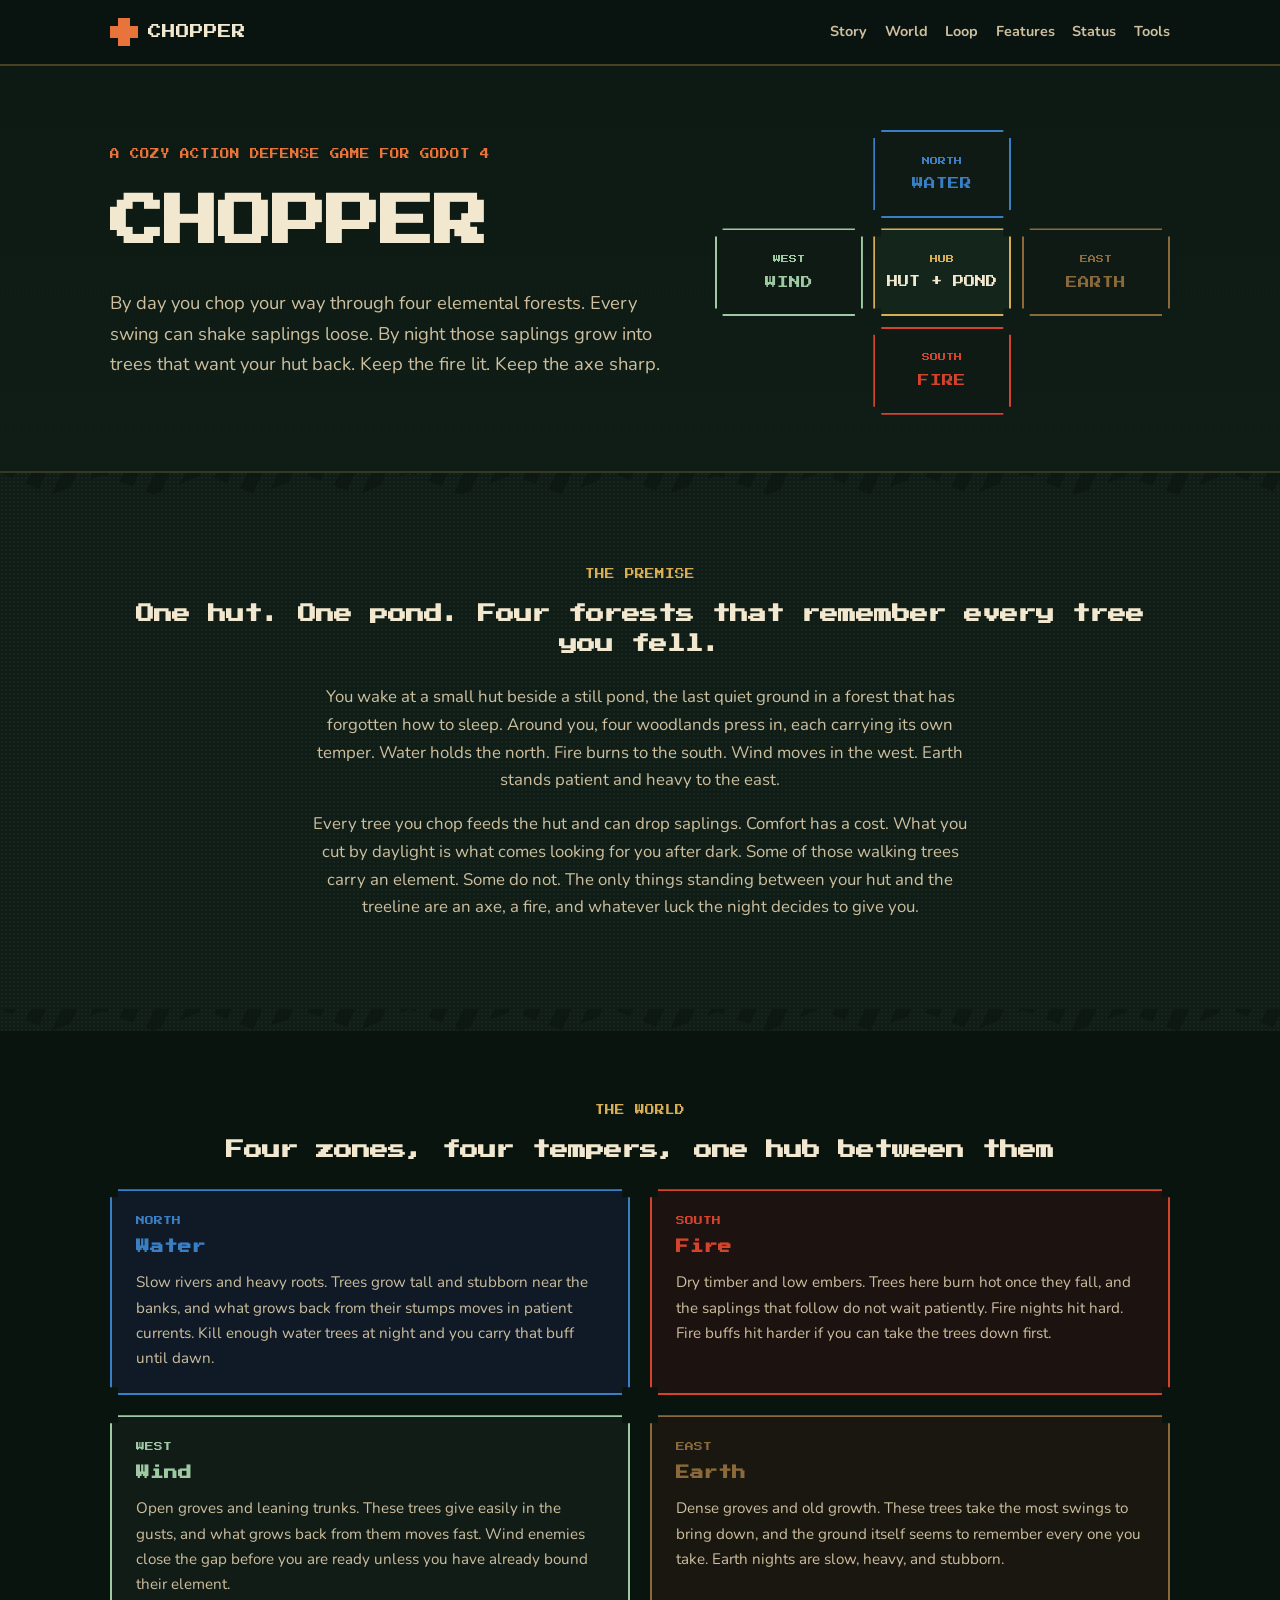
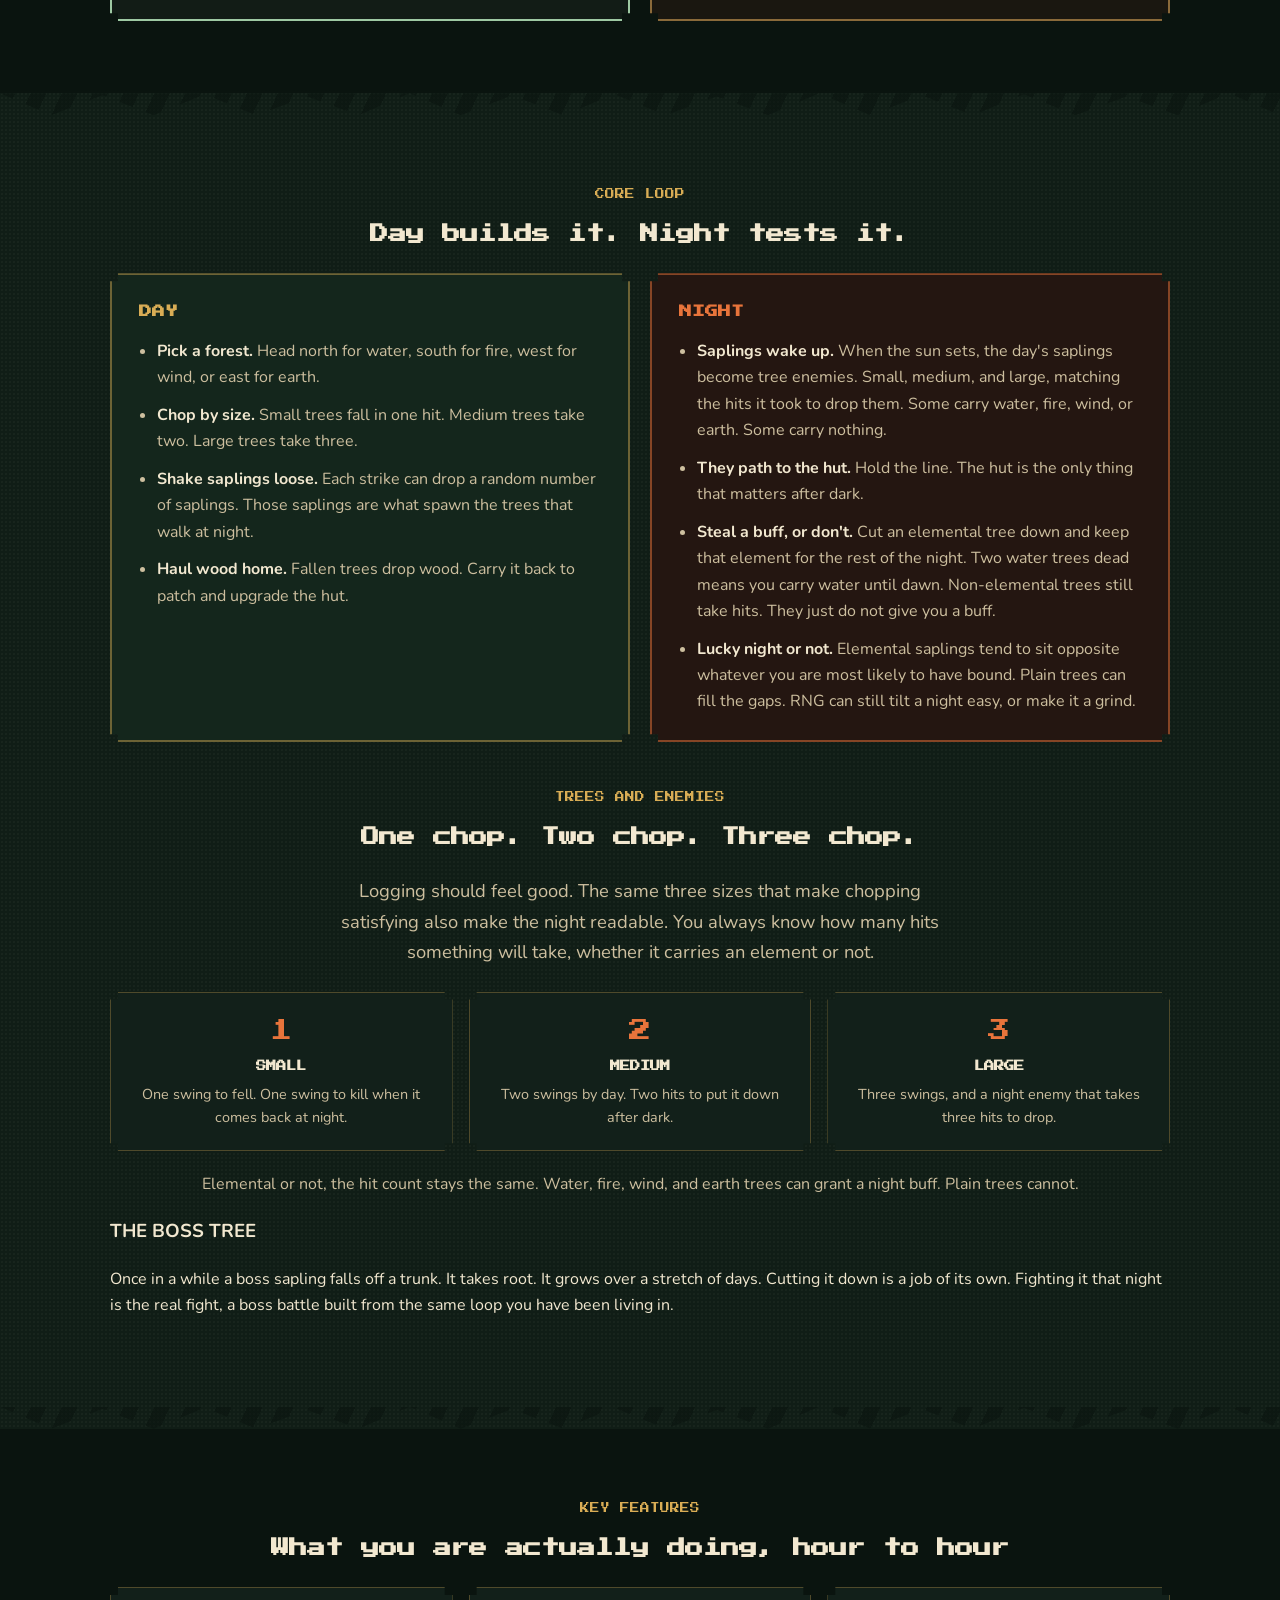
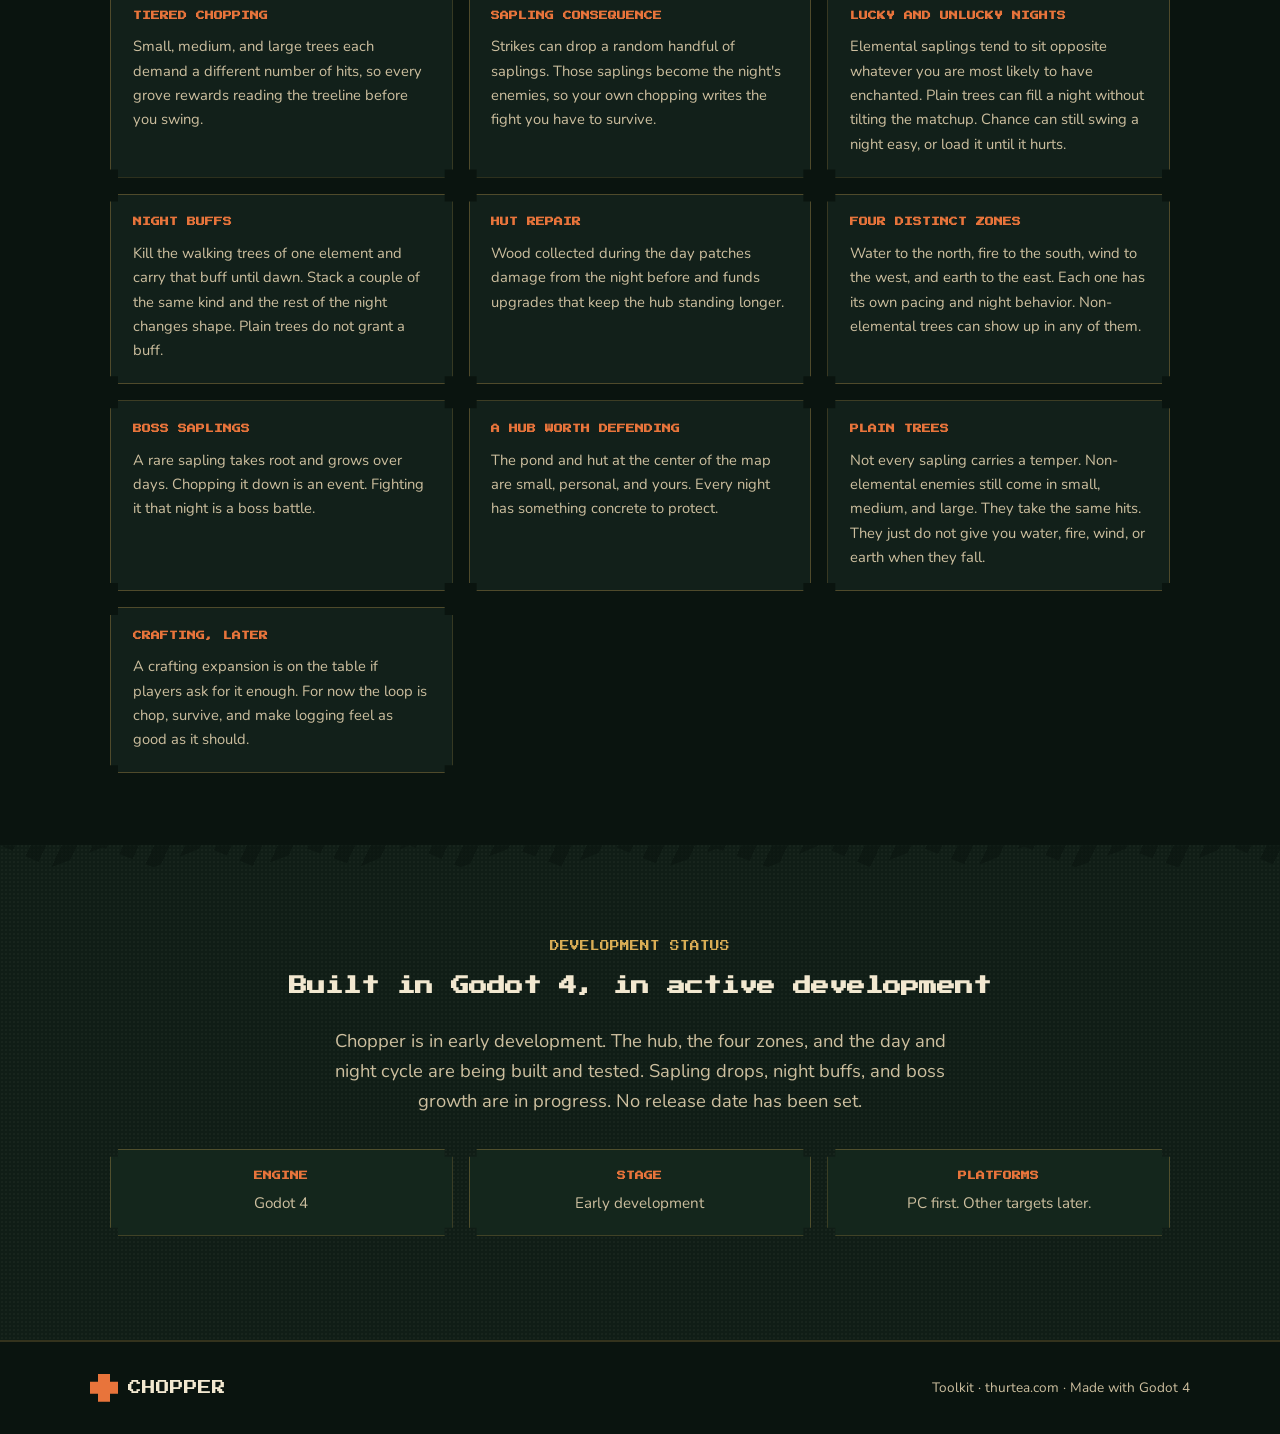
<file: staff/old-site.html>
<!DOCTYPE html>
<html lang="en">
<head>
  <meta charset="UTF-8">
  <meta name="viewport" content="width=device-width, initial-scale=1.0">
  <title>Chopper - A Godot 4 Cozy Defense Game</title>
  <meta name="description" content="Chopper is a top down action defense game. Chop trees by day. Defend your hut by night. Four elemental forests, one axe.">
  <meta property="og:title" content="Chopper">
  <meta property="og:description" content="Chop trees by day. Defend your hut by night.">
  <meta property="og:url" content="https://thurtea.com/chopper/">
  <meta property="og:image" content="https://thurtea.com/favicon_io/android-chrome-192x192.png">
  <meta name="twitter:card" content="summary">
  <link rel="icon" href="/favicon_io/favicon.ico" sizes="any">
  <link rel="icon" type="image/png" sizes="32x32" href="/favicon_io/favicon-32x32.png">
  <link rel="apple-touch-icon" href="/favicon_io/apple-touch-icon.png">
  <link rel="preconnect" href="https://fonts.googleapis.com">
  <link href="https://fonts.googleapis.com/css2?family=Press+Start+2P&family=Nunito:wght@400;600;700;800&display=swap" rel="stylesheet">
  <style>
    :root {
      --forest: #101d16;
      --forest-deep: #0a140f;
      --parchment: #f2e8d0;
      --parchment-dim: #cdbf9f;
      --ember: #e8743b;
      --gold: #d9ad55;
      --fire: #d4432c;
      --water: #3a7ec4;
      --wind: #9ec9a3;
      --earth: #8a6a3a;
    }
    * { box-sizing: border-box; }
    html { scroll-behavior: smooth; }
    body {
      margin: 0;
      background: var(--forest);
      color: var(--parchment);
      font-family: Nunito, sans-serif;
      line-height: 1.65;
      background-image: radial-gradient(rgba(242,232,208,0.035) 1px, transparent 1px);
      background-size: 4px 4px;
    }
    a { color: var(--gold); }
    a:focus-visible, button:focus-visible {
      outline: 3px solid var(--gold);
      outline-offset: 2px;
    }
    .font-pixel {
      font-family: "Press Start 2P", monospace;
      letter-spacing: 0.02em;
      line-height: 1.5;
    }
    .pixel-corners {
      clip-path: polygon(
        0 8px, 8px 8px, 8px 0, calc(100% - 8px) 0, calc(100% - 8px) 8px, 100% 8px,
        100% calc(100% - 8px), calc(100% - 8px) calc(100% - 8px), calc(100% - 8px) 100%,
        8px 100%, 8px calc(100% - 8px), 0 calc(100% - 8px)
      );
    }
    .chop-divider {
      height: 22px;
      width: 100%;
      background: repeating-linear-gradient(115deg, var(--forest-deep) 0 14px, transparent 14px 28px);
      clip-path: polygon(
        0% 0%, 4% 100%, 8% 10%, 12% 100%, 16% 5%, 20% 100%, 24% 15%, 28% 100%,
        32% 0%, 36% 100%, 40% 10%, 44% 100%, 48% 5%, 52% 100%, 56% 15%, 60% 100%,
        64% 0%, 68% 100%, 72% 10%, 76% 100%, 80% 5%, 84% 100%, 88% 15%, 92% 100%,
        96% 0%, 100% 100%, 100% 0%, 0% 0%
      );
      opacity: 0.6;
    }
    .wrap { max-width: 1100px; margin: 0 auto; padding: 0 1.25rem; }
    .kicker {
      font-family: "Press Start 2P", monospace;
      font-size: 0.6rem;
      color: var(--gold);
      margin: 0 0 1rem;
    }
    .section { padding: 4.5rem 0; }
    .section h2 {
      font-family: "Press Start 2P", monospace;
      font-size: 1.15rem;
      color: var(--parchment);
      margin: 0 0 1.5rem;
    }
    .lede, .prose p, .muted { color: var(--parchment-dim); }
    .lede { font-size: 1.15rem; max-width: 40rem; }
    .prose p { max-width: 42rem; margin: 0 0 1rem; font-size: 1.05rem; }
    .center { text-align: center; }
    .center .lede, .center .prose p { margin-left: auto; margin-right: auto; }

    header.nav {
      position: sticky;
      top: 0;
      z-index: 50;
      background: rgba(10, 20, 15, 0.95);
      backdrop-filter: blur(8px);
      border-bottom: 2px solid rgba(217, 173, 85, 0.3);
    }
    header.nav .inner {
      max-width: 1100px;
      margin: 0 auto;
      padding: 0 1.25rem;
      min-height: 4rem;
      display: flex;
      align-items: center;
      justify-content: space-between;
      gap: 1rem;
    }
    .brand {
      display: flex;
      align-items: center;
      gap: 0.6rem;
      text-decoration: none;
      color: var(--parchment);
      font-family: "Press Start 2P", monospace;
      font-size: 0.85rem;
    }
    .brand-mark {
      width: 1.75rem;
      height: 1.75rem;
      background: var(--ember);
    }
    nav ul {
      list-style: none;
      display: flex;
      flex-wrap: wrap;
      justify-content: flex-end;
      gap: 0.35rem 1.1rem;
      margin: 0;
      padding: 0.75rem 0;
      font-size: 0.9rem;
      font-weight: 700;
    }
    nav a {
      color: var(--parchment-dim);
      text-decoration: none;
    }
    nav a:hover { color: var(--parchment); }

    .hero {
      padding: 4rem 0 3.5rem;
      border-bottom: 2px solid rgba(217, 173, 85, 0.2);
      background: linear-gradient(180deg, #0d1a13, var(--forest));
    }
    .hero-grid {
      display: grid;
      grid-template-columns: 1.1fr 0.9fr;
      gap: 3rem;
      align-items: center;
    }
    .hero h1 {
      font-family: "Press Start 2P", monospace;
      font-size: clamp(2rem, 5vw, 3.4rem);
      margin: 0 0 1.25rem;
    }
    .hero .tag {
      font-family: "Press Start 2P", monospace;
      font-size: 0.6rem;
      color: var(--ember);
      margin: 0 0 1rem;
    }

    .compass {
      display: grid;
      grid-template-columns: 1fr auto 1fr;
      grid-template-rows: auto auto auto;
      gap: 0.65rem;
      align-items: stretch;
      justify-items: stretch;
    }
    .compass-cell {
      border: 2px solid rgba(217, 173, 85, 0.25);
      background: #0f1a15;
      padding: 0.9rem 0.75rem;
      text-align: center;
      min-height: 5.5rem;
      display: flex;
      flex-direction: column;
      justify-content: center;
    }
    .compass-cell .dir {
      font-family: "Press Start 2P", monospace;
      font-size: 0.5rem;
      margin-bottom: 0.4rem;
    }
    .compass-cell .name {
      font-family: "Press Start 2P", monospace;
      font-size: 0.72rem;
      margin: 0;
    }
    .compass-cell p { margin: 0.35rem 0 0; font-size: 0.8rem; color: var(--parchment-dim); }
    .c-n { grid-column: 2; grid-row: 1; border-color: var(--water); }
    .c-n .dir, .c-n .name { color: var(--water); }
    .c-w { grid-column: 1; grid-row: 2; border-color: var(--wind); }
    .c-w .dir, .c-w .name { color: var(--wind); }
    .c-hub {
      grid-column: 2;
      grid-row: 2;
      border-color: var(--gold);
      background: #14261c;
    }
    .c-hub .dir { color: var(--gold); }
    .c-hub .name { color: var(--parchment); font-size: 0.7rem; }
    .c-e { grid-column: 3; grid-row: 2; border-color: var(--earth); }
    .c-e .dir, .c-e .name { color: var(--earth); }
    .c-s { grid-column: 2; grid-row: 3; border-color: var(--fire); }
    .c-s .dir, .c-s .name { color: var(--fire); }
    .c-empty { visibility: hidden; }

    .zones {
      display: grid;
      grid-template-columns: repeat(2, 1fr);
      gap: 1.25rem;
    }
    .zone {
      padding: 1.4rem 1.5rem;
      background: #12201a;
      border: 2px solid rgba(217, 173, 85, 0.25);
    }
    .zone.n { border-color: var(--water); background: #0f1a26; }
    .zone.s { border-color: var(--fire); background: #1c1210; }
    .zone.w { border-color: var(--wind); background: #121c16; }
    .zone.e { border-color: var(--earth); background: #1a1710; }
    .zone .dir {
      font-family: "Press Start 2P", monospace;
      font-size: 0.55rem;
      margin: 0 0 0.5rem;
    }
    .zone.n .dir, .zone.n h3 { color: var(--water); }
    .zone.s .dir, .zone.s h3 { color: var(--fire); }
    .zone.w .dir, .zone.w h3 { color: var(--wind); }
    .zone.e .dir, .zone.e h3 { color: var(--earth); }
    .zone h3 {
      font-family: "Press Start 2P", monospace;
      font-size: 0.85rem;
      margin: 0 0 0.75rem;
    }
    .zone p { margin: 0; color: var(--parchment-dim); font-size: 0.95rem; }

    .loop {
      display: grid;
      grid-template-columns: 1fr 1fr;
      gap: 1.25rem;
    }
    .loop-card {
      padding: 1.6rem 1.7rem;
      background: #14261c;
      border: 2px solid rgba(217, 173, 85, 0.45);
    }
    .loop-card.night {
      background: #241611;
      border-color: rgba(232, 116, 59, 0.5);
    }
    .loop-card h3 {
      font-family: "Press Start 2P", monospace;
      font-size: 0.8rem;
      margin: 0 0 1rem;
    }
    .loop-card.day h3 { color: var(--gold); }
    .loop-card.night h3 { color: var(--ember); }
    .loop-card ul {
      margin: 0;
      padding-left: 1.1rem;
      color: var(--parchment-dim);
    }
    .loop-card li { margin-bottom: 0.7rem; }
    .loop-card li:last-child { margin-bottom: 0; }
    .loop-card strong { color: var(--parchment); }

    .tiers {
      display: grid;
      grid-template-columns: repeat(3, 1fr);
      gap: 1rem;
      margin-top: 1.5rem;
    }
    .tier {
      text-align: center;
      padding: 1.25rem 1rem;
      background: #12201a;
      border: 1px solid rgba(217, 173, 85, 0.3);
    }
    .tier .hits {
      font-family: "Press Start 2P", monospace;
      font-size: 1.4rem;
      color: var(--ember);
      margin: 0 0 0.5rem;
    }
    .tier h3 {
      font-family: "Press Start 2P", monospace;
      font-size: 0.65rem;
      margin: 0 0 0.5rem;
    }
    .tier p { margin: 0; font-size: 0.9rem; color: var(--parchment-dim); }

    .boss-box {
      margin-top: 1.5rem;
      padding: 1.6rem 1.8rem;
      background: #0f1a15;
      border: 2px solid rgba(205, 191, 159, 0.3);
      text-align: center;
    }
    .boss-box h3 {
      font-family: "Press Start 2P", monospace;
      font-size: 0.75rem;
      margin: 0 0 0.75rem;
      color: var(--parchment);
    }
    .boss-box p {
      margin: 0 auto;
      max-width: 40rem;
      color: var(--parchment-dim);
    }

    .features {
      display: grid;
      grid-template-columns: repeat(3, 1fr);
      gap: 1rem;
    }
    .feature {
      padding: 1.3rem 1.35rem;
      background: #12201a;
      border: 1px solid rgba(217, 173, 85, 0.3);
    }
    .feature h3 {
      font-family: "Press Start 2P", monospace;
      font-size: 0.55rem;
      color: var(--ember);
      margin: 0 0 0.7rem;
    }
    .feature p { margin: 0; font-size: 0.92rem; color: var(--parchment-dim); }

    .stats {
      display: grid;
      grid-template-columns: repeat(3, 1fr);
      gap: 1rem;
      margin: 2rem 0;
    }
    .stat {
      padding: 1.2rem;
      background: #14261c;
      border: 1px solid rgba(217, 173, 85, 0.3);
    }
    .stat h3 {
      font-family: "Press Start 2P", monospace;
      font-size: 0.55rem;
      color: var(--ember);
      margin: 0 0 0.45rem;
    }
    .stat p { margin: 0; font-size: 0.95rem; color: var(--parchment-dim); }

    footer {
      border-top: 2px solid rgba(217, 173, 85, 0.2);
      background: var(--forest-deep);
      padding: 2rem 1.25rem;
    }
    footer .inner {
      max-width: 1100px;
      margin: 0 auto;
      display: flex;
      flex-wrap: wrap;
      align-items: center;
      justify-content: space-between;
      gap: 1rem;
    }
    footer p { margin: 0; font-size: 0.85rem; color: var(--parchment-dim); }
    footer a { color: var(--parchment-dim); text-decoration: none; }
    footer a:hover { color: var(--parchment); }

    .deep { background: var(--forest-deep); }

    @media (max-width: 860px) {
      .hero-grid, .loop, .features, .zones, .stats, .tiers { grid-template-columns: 1fr; }
      .features { grid-template-columns: 1fr 1fr; }
      .hero { padding-top: 2.5rem; }
    }
    @media (max-width: 560px) {
      .features, .zones { grid-template-columns: 1fr; }
      .compass { gap: 0.4rem; }
      .compass-cell { min-height: 4.5rem; padding: 0.7rem 0.5rem; }
      .compass-cell .name { font-size: 0.58rem; }
      nav ul { font-size: 0.8rem; }
    }
    @media (prefers-reduced-motion: reduce) {
      html { scroll-behavior: auto; }
      * { transition: none !important; }
    }
  </style>
</head>
<body>
  <header class="nav">
    <div class="inner">
      <a class="brand" href="#top">
        <span class="brand-mark pixel-corners"></span>
        CHOPPER
      </a>
      <nav>
        <ul>
          <li><a href="#premise">Story</a></li>
          <li><a href="#world">World</a></li>
          <li><a href="#loop">Loop</a></li>
          <li><a href="#features">Features</a></li>
          <li><a href="#status">Status</a></li>
          <li><a href="toolkit.html">Tools</a></li>
        </ul>
      </nav>
    </div>
  </header>

  <section class="hero" id="top">
    <div class="wrap hero-grid">
      <div>
        <p class="tag">A COZY ACTION DEFENSE GAME FOR GODOT 4</p>
        <h1>CHOPPER</h1>
        <p class="lede">By day you chop your way through four elemental forests. Every swing can shake saplings loose. By night those saplings grow into trees that want your hut back. Keep the fire lit. Keep the axe sharp.</p>
      </div>
      <div class="compass" aria-label="Map of the four forests around the hut">
        <div class="compass-cell c-empty"></div>
        <div class="compass-cell pixel-corners c-n">
          <span class="dir">NORTH</span>
          <p class="name">WATER</p>
        </div>
        <div class="compass-cell c-empty"></div>
        <div class="compass-cell pixel-corners c-w">
          <span class="dir">WEST</span>
          <p class="name">WIND</p>
        </div>
        <div class="compass-cell pixel-corners c-hub">
          <span class="dir">HUB</span>
          <p class="name">HUT + POND</p>
        </div>
        <div class="compass-cell pixel-corners c-e">
          <span class="dir">EAST</span>
          <p class="name">EARTH</p>
        </div>
        <div class="compass-cell c-empty"></div>
        <div class="compass-cell pixel-corners c-s">
          <span class="dir">SOUTH</span>
          <p class="name">FIRE</p>
        </div>
        <div class="compass-cell c-empty"></div>
      </div>
    </div>
  </section>
  <div class="chop-divider"></div>

  <section class="section" id="premise">
    <div class="wrap center">
      <p class="kicker">THE PREMISE</p>
      <h2>One hut. One pond. Four forests that remember every tree you fell.</h2>
      <div class="prose">
        <p>You wake at a small hut beside a still pond, the last quiet ground in a forest that has forgotten how to sleep. Around you, four woodlands press in, each carrying its own temper. Water holds the north. Fire burns to the south. Wind moves in the west. Earth stands patient and heavy to the east.</p>
        <p>Every tree you chop feeds the hut and can drop saplings. Comfort has a cost. What you cut by daylight is what comes looking for you after dark. Some of those walking trees carry an element. Some do not. The only things standing between your hut and the treeline are an axe, a fire, and whatever luck the night decides to give you.</p>
      </div>
    </div>
  </section>
  <div class="chop-divider"></div>

  <section class="section deep" id="world">
    <div class="wrap">
      <div class="center">
        <p class="kicker">THE WORLD</p>
        <h2>Four zones, four tempers, one hub between them</h2>
      </div>
      <div class="zones">
        <article class="zone n pixel-corners">
          <p class="dir">NORTH</p>
          <h3>Water</h3>
          <p>Slow rivers and heavy roots. Trees grow tall and stubborn near the banks, and what grows back from their stumps moves in patient currents. Kill enough water trees at night and you carry that buff until dawn.</p>
        </article>
        <article class="zone s pixel-corners">
          <p class="dir">SOUTH</p>
          <h3>Fire</h3>
          <p>Dry timber and low embers. Trees here burn hot once they fall, and the saplings that follow do not wait patiently. Fire nights hit hard. Fire buffs hit harder if you can take the trees down first.</p>
        </article>
        <article class="zone w pixel-corners">
          <p class="dir">WEST</p>
          <h3>Wind</h3>
          <p>Open groves and leaning trunks. These trees give easily in the gusts, and what grows back from them moves fast. Wind enemies close the gap before you are ready unless you have already bound their element.</p>
        </article>
        <article class="zone e pixel-corners">
          <p class="dir">EAST</p>
          <h3>Earth</h3>
          <p>Dense groves and old growth. These trees take the most swings to bring down, and the ground itself seems to remember every one you take. Earth nights are slow, heavy, and stubborn.</p>
        </article>
      </div>
    </div>
  </section>
  <div class="chop-divider"></div>

  <section class="section" id="loop">
    <div class="wrap">
      <div class="center">
        <p class="kicker">CORE LOOP</p>
        <h2>Day builds it. Night tests it.</h2>
      </div>
      <div class="loop">
        <div class="loop-card day pixel-corners">
          <h3>DAY</h3>
          <ul>
            <li><strong>Pick a forest.</strong> Head north for water, south for fire, west for wind, or east for earth.</li>
            <li><strong>Chop by size.</strong> Small trees fall in one hit. Medium trees take two. Large trees take three.</li>
            <li><strong>Shake saplings loose.</strong> Each strike can drop a random number of saplings. Those saplings are what spawn the trees that walk at night.</li>
            <li><strong>Haul wood home.</strong> Fallen trees drop wood. Carry it back to patch and upgrade the hut.</li>
          </ul>
        </div>
        <div class="loop-card night pixel-corners">
          <h3>NIGHT</h3>
          <ul>
            <li><strong>Saplings wake up.</strong> When the sun sets, the day's saplings become tree enemies. Small, medium, and large, matching the hits it took to drop them. Some carry water, fire, wind, or earth. Some carry nothing.</li>
            <li><strong>They path to the hut.</strong> Hold the line. The hut is the only thing that matters after dark.</li>
            <li><strong>Steal a buff, or don't.</strong> Cut an elemental tree down and keep that element for the rest of the night. Two water trees dead means you carry water until dawn. Non-elemental trees still take hits. They just do not give you a buff.</li>
            <li><strong>Lucky night or not.</strong> Elemental saplings tend to sit opposite whatever you are most likely to have bound. Plain trees can fill the gaps. RNG can still tilt a night easy, or make it a grind.</li>
          </ul>
        </div>
      </div>

      <div class="center" style="margin-top: 3rem;">
        <p class="kicker">TREES AND ENEMIES</p>
        <h2>One chop. Two chop. Three chop.</h2>
        <p class="lede">Logging should feel good. The same three sizes that make chopping satisfying also make the night readable. You always know how many hits something will take, whether it carries an element or not.</p>
      </div>
      <div class="tiers">
        <div class="tier pixel-corners">
          <p class="hits">1</p>
          <h3>SMALL</h3>
          <p>One swing to fell. One swing to kill when it comes back at night.</p>
        </div>
        <div class="tier pixel-corners">
          <p class="hits">2</p>
          <h3>MEDIUM</h3>
          <p>Two swings by day. Two hits to put it down after dark.</p>
        </div>
        <div class="tier pixel-corners">
          <p class="hits">3</p>
          <h3>LARGE</h3>
          <p>Three swings, and a night enemy that takes three hits to drop.</p>
        </div>
      </div>
      <p class="muted" style="margin-top: 1.25rem; text-align: center;">Elemental or not, the hit count stays the same. Water, fire, wind, and earth trees can grant a night buff. Plain trees cannot.</p>
        <h3>THE BOSS TREE</h3>
        <p>Once in a while a boss sapling falls off a trunk. It takes root. It grows over a stretch of days. Cutting it down is a job of its own. Fighting it that night is the real fight, a boss battle built from the same loop you have been living in.</p>
      </div>
    </div>
  </section>
  <div class="chop-divider"></div>

  <section class="section deep" id="features">
    <div class="wrap">
      <div class="center">
        <p class="kicker">KEY FEATURES</p>
        <h2>What you are actually doing, hour to hour</h2>
      </div>
      <div class="features">
        <div class="feature pixel-corners">
          <h3>TIERED CHOPPING</h3>
          <p>Small, medium, and large trees each demand a different number of hits, so every grove rewards reading the treeline before you swing.</p>
        </div>
        <div class="feature pixel-corners">
          <h3>SAPLING CONSEQUENCE</h3>
          <p>Strikes can drop a random handful of saplings. Those saplings become the night's enemies, so your own chopping writes the fight you have to survive.</p>
        </div>
        <div class="feature pixel-corners">
          <h3>LUCKY AND UNLUCKY NIGHTS</h3>
          <p>Elemental saplings tend to sit opposite whatever you are most likely to have enchanted. Plain trees can fill a night without tilting the matchup. Chance can still swing a night easy, or load it until it hurts.</p>
        </div>
        <div class="feature pixel-corners">
          <h3>NIGHT BUFFS</h3>
          <p>Kill the walking trees of one element and carry that buff until dawn. Stack a couple of the same kind and the rest of the night changes shape. Plain trees do not grant a buff.</p>
        </div>
        <div class="feature pixel-corners">
          <h3>HUT REPAIR</h3>
          <p>Wood collected during the day patches damage from the night before and funds upgrades that keep the hub standing longer.</p>
        </div>
        <div class="feature pixel-corners">
          <h3>FOUR DISTINCT ZONES</h3>
          <p>Water to the north, fire to the south, wind to the west, and earth to the east. Each one has its own pacing and night behavior. Non-elemental trees can show up in any of them.</p>
        </div>
        <div class="feature pixel-corners">
          <h3>BOSS SAPLINGS</h3>
          <p>A rare sapling takes root and grows over days. Chopping it down is an event. Fighting it that night is a boss battle.</p>
        </div>
        <div class="feature pixel-corners">
          <h3>A HUB WORTH DEFENDING</h3>
          <p>The pond and hut at the center of the map are small, personal, and yours. Every night has something concrete to protect.</p>
        </div>
        <div class="feature pixel-corners">
          <h3>PLAIN TREES</h3>
          <p>Not every sapling carries a temper. Non-elemental enemies still come in small, medium, and large. They take the same hits. They just do not give you water, fire, wind, or earth when they fall.</p>
        </div>
        <div class="feature pixel-corners">
          <h3>CRAFTING, LATER</h3>
          <p>A crafting expansion is on the table if players ask for it enough. For now the loop is chop, survive, and make logging feel as good as it should.</p>
        </div>
      </div>
    </div>
  </section>
  <div class="chop-divider"></div>

  <section class="section" id="status">
    <div class="wrap center">
      <p class="kicker">DEVELOPMENT STATUS</p>
      <h2>Built in Godot 4, in active development</h2>
      <p class="lede">Chopper is in early development. The hub, the four zones, and the day and night cycle are being built and tested. Sapling drops, night buffs, and boss growth are in progress. No release date has been set.</p>
      <div class="stats">
        <div class="stat pixel-corners">
          <h3>ENGINE</h3>
          <p>Godot 4</p>
        </div>
        <div class="stat pixel-corners">
          <h3>STAGE</h3>
          <p>Early development</p>
        </div>
        <div class="stat pixel-corners">
          <h3>PLATFORMS</h3>
          <p>PC first. Other targets later.</p>
        </div>
      </div>
    </div>
  </section>

  <footer>
    <div class="inner">
      <a class="brand" href="#top">
        <span class="brand-mark pixel-corners"></span>
        CHOPPER
      </a>
      <p><a href="toolkit.html">Toolkit</a> · <a href="https://thurtea.com/">thurtea.com</a> · Made with Godot 4</p>
    </div>
  </footer>
</body>
</html>
</file>
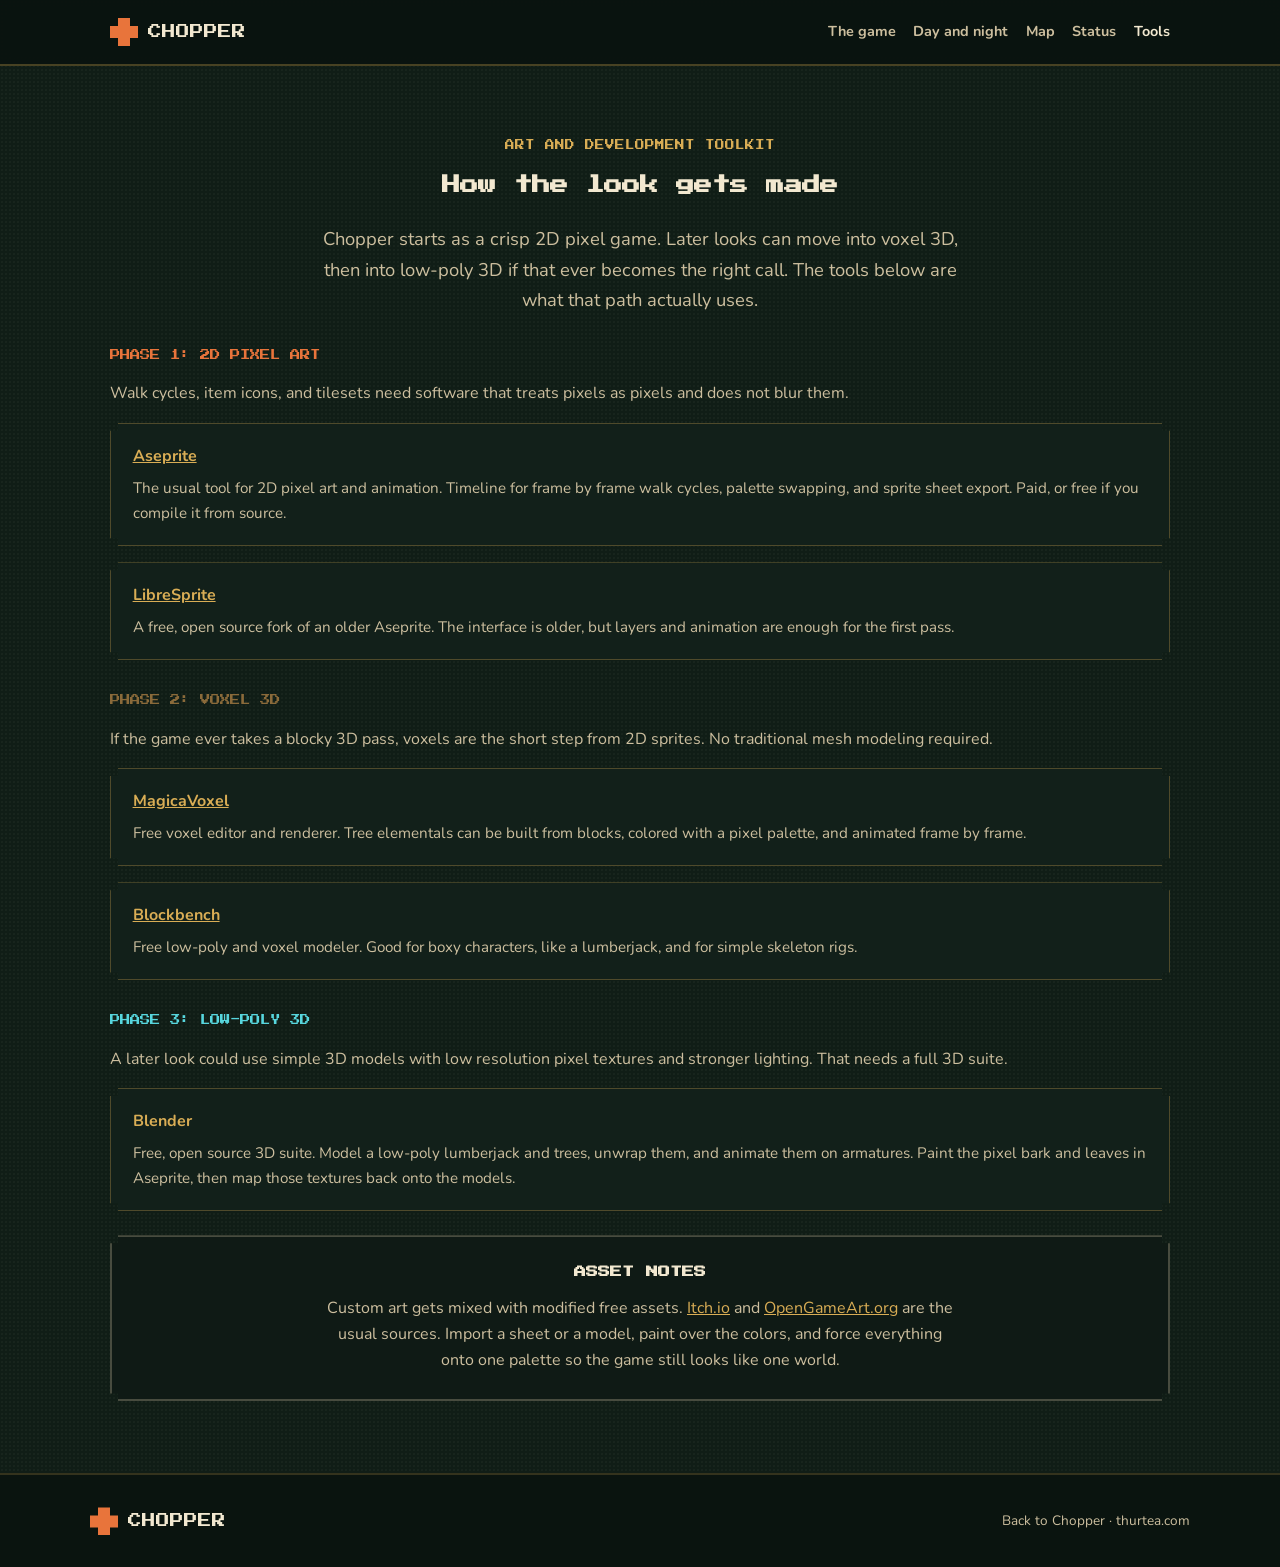
<file: staff/toolkit.html>
<!DOCTYPE html>
<html lang="en">
<head>
  <meta charset="UTF-8">
  <meta name="viewport" content="width=device-width, initial-scale=1.0">
  <title>Chopper Toolkit - Art and Development Tools</title>
  <meta name="description" content="Art and development toolkit for Chopper, from 2D pixel art through voxel and low-poly 3D.">
  <meta property="og:title" content="Chopper Toolkit">
  <meta property="og:description" content="Art and development tools for Chopper.">
  <meta property="og:url" content="https://thurtea.com/chopper/toolkit.html">
  <meta property="og:image" content="https://thurtea.com/favicon_io/android-chrome-192x192.png">
  <meta name="twitter:card" content="summary">
  <link rel="icon" href="/favicon_io/favicon.ico" sizes="any">
  <link rel="icon" type="image/png" sizes="32x32" href="/favicon_io/favicon-32x32.png">
  <link rel="apple-touch-icon" href="/favicon_io/apple-touch-icon.png">
  <link rel="preconnect" href="https://fonts.googleapis.com">
  <link href="https://fonts.googleapis.com/css2?family=Press+Start+2P&family=Nunito:wght@400;600;700;800&display=swap" rel="stylesheet">
  <style>
    :root {
      --forest: #101d16;
      --forest-deep: #0a140f;
      --parchment: #f2e8d0;
      --parchment-dim: #cdbf9f;
      --ember: #e8743b;
      --gold: #d9ad55;
      --ice: #57d6dd;
      --earth: #8a6a3a;
    }
    * { box-sizing: border-box; }
    html { scroll-behavior: smooth; }
    body {
      margin: 0;
      background: var(--forest);
      color: var(--parchment);
      font-family: Nunito, sans-serif;
      line-height: 1.65;
      background-image: radial-gradient(rgba(242,232,208,0.035) 1px, transparent 1px);
      background-size: 4px 4px;
    }
    a { color: var(--gold); }
    a:focus-visible, button:focus-visible {
      outline: 3px solid var(--gold);
      outline-offset: 2px;
    }
    .pixel-corners {
      clip-path: polygon(
        0 8px, 8px 8px, 8px 0, calc(100% - 8px) 0, calc(100% - 8px) 8px, 100% 8px,
        100% calc(100% - 8px), calc(100% - 8px) calc(100% - 8px), calc(100% - 8px) 100%,
        8px 100%, 8px calc(100% - 8px), 0 calc(100% - 8px)
      );
    }
    .wrap { max-width: 1100px; margin: 0 auto; padding: 0 1.25rem; }
    .kicker {
      font-family: "Press Start 2P", monospace;
      font-size: 0.6rem;
      color: var(--gold);
      margin: 0 0 1rem;
    }
    .section { padding: 4.5rem 0; }
    .section h2 {
      font-family: "Press Start 2P", monospace;
      font-size: 1.15rem;
      color: var(--parchment);
      margin: 0 0 1.5rem;
    }
    .lede, .muted { color: var(--parchment-dim); }
    .lede { font-size: 1.15rem; max-width: 40rem; }
    .center { text-align: center; }
    .center .lede { margin-left: auto; margin-right: auto; }

    header.nav {
      position: sticky;
      top: 0;
      z-index: 50;
      background: rgba(10, 20, 15, 0.95);
      backdrop-filter: blur(8px);
      border-bottom: 2px solid rgba(217, 173, 85, 0.3);
    }
    header.nav .inner {
      max-width: 1100px;
      margin: 0 auto;
      padding: 0 1.25rem;
      min-height: 4rem;
      display: flex;
      align-items: center;
      justify-content: space-between;
      gap: 1rem;
    }
    .brand {
      display: flex;
      align-items: center;
      gap: 0.6rem;
      text-decoration: none;
      color: var(--parchment);
      font-family: "Press Start 2P", monospace;
      font-size: 0.85rem;
    }
    .brand-mark {
      width: 1.75rem;
      height: 1.75rem;
      background: var(--ember);
    }
    nav ul {
      list-style: none;
      display: flex;
      flex-wrap: wrap;
      justify-content: flex-end;
      gap: 0.35rem 1.1rem;
      margin: 0;
      padding: 0.75rem 0;
      font-size: 0.9rem;
      font-weight: 700;
    }
    nav a {
      color: var(--parchment-dim);
      text-decoration: none;
    }
    nav a:hover, nav a.current { color: var(--parchment); }

    .tool {
      margin-bottom: 1rem;
      padding: 1.2rem 1.35rem;
      background: #12201a;
      border: 1px solid rgba(217, 173, 85, 0.3);
    }
    .tool h3 {
      font-size: 1rem;
      margin: 0 0 0.4rem;
      color: var(--gold);
    }
    .tool p { margin: 0; color: var(--parchment-dim); font-size: 0.95rem; }
    .phase {
      font-family: "Press Start 2P", monospace;
      font-size: 0.65rem;
      margin: 2rem 0 0.9rem;
    }
    .phase.p1 { color: var(--ember); }
    .phase.p2 { color: var(--earth); }
    .phase.p3 { color: var(--ice); }
    .note-box {
      margin-top: 1.5rem;
      padding: 1.6rem 1.8rem;
      background: #0f1a15;
      border: 2px solid rgba(205, 191, 159, 0.3);
      text-align: center;
    }
    .note-box h3 {
      font-family: "Press Start 2P", monospace;
      font-size: 0.75rem;
      margin: 0 0 0.75rem;
      color: var(--parchment);
    }
    .note-box p {
      margin: 0 auto;
      max-width: 40rem;
      color: var(--parchment-dim);
    }

    footer {
      border-top: 2px solid rgba(217, 173, 85, 0.2);
      background: var(--forest-deep);
      padding: 2rem 1.25rem;
    }
    footer .inner {
      max-width: 1100px;
      margin: 0 auto;
      display: flex;
      flex-wrap: wrap;
      align-items: center;
      justify-content: space-between;
      gap: 1rem;
    }
    footer p { margin: 0; font-size: 0.85rem; color: var(--parchment-dim); }
    footer a { color: var(--parchment-dim); text-decoration: none; }
    footer a:hover { color: var(--parchment); }

    @media (max-width: 560px) {
      nav ul { font-size: 0.8rem; }
    }
    @media (prefers-reduced-motion: reduce) {
      html { scroll-behavior: auto; }
    }
  </style>
</head>
<body>
  <header class="nav">
    <div class="inner">
      <a class="brand" href="../">
        <span class="brand-mark pixel-corners"></span>
        CHOPPER
      </a>
      <nav>
        <ul>
          <li><a href="../#game">The game</a></li>
          <li><a href="../#loop">Day and night</a></li>
          <li><a href="../#map">Map</a></li>
          <li><a href="../#status">Status</a></li>
          <li><a href="toolkit.html" class="current">Tools</a></li>
        </ul>
      </nav>
    </div>
  </header>

  <section class="section" id="toolkit">
    <div class="wrap">
      <div class="center">
        <p class="kicker">ART AND DEVELOPMENT TOOLKIT</p>
        <h2>How the look gets made</h2>
        <p class="lede">Chopper starts as a crisp 2D pixel game. Later looks can move into voxel 3D, then into low-poly 3D if that ever becomes the right call. The tools below are what that path actually uses.</p>
      </div>

      <p class="phase p1">PHASE 1: 2D PIXEL ART</p>
      <p class="muted">Walk cycles, item icons, and tilesets need software that treats pixels as pixels and does not blur them.</p>
      <div class="tool pixel-corners">
        <h3><a href="https://www.aseprite.org/" target="_blank" rel="noopener">Aseprite</a></h3>
        <p>The usual tool for 2D pixel art and animation. Timeline for frame by frame walk cycles, palette swapping, and sprite sheet export. Paid, or free if you compile it from source.</p>
      </div>
      <div class="tool pixel-corners">
        <h3><a href="https://libresprite.github.io/" target="_blank" rel="noopener">LibreSprite</a></h3>
        <p>A free, open source fork of an older Aseprite. The interface is older, but layers and animation are enough for the first pass.</p>
      </div>

      <p class="phase p2">PHASE 2: VOXEL 3D</p>
      <p class="muted">If the game ever takes a blocky 3D pass, voxels are the short step from 2D sprites. No traditional mesh modeling required.</p>
      <div class="tool pixel-corners">
        <h3><a href="https://ephtracy.github.io/" target="_blank" rel="noopener">MagicaVoxel</a></h3>
        <p>Free voxel editor and renderer. Tree elementals can be built from blocks, colored with a pixel palette, and animated frame by frame.</p>
      </div>
      <div class="tool pixel-corners">
        <h3><a href="https://www.blockbench.net/" target="_blank" rel="noopener">Blockbench</a></h3>
        <p>Free low-poly and voxel modeler. Good for boxy characters, like a lumberjack, and for simple skeleton rigs.</p>
      </div>

      <p class="phase p3">PHASE 3: LOW-POLY 3D</p>
      <p class="muted">A later look could use simple 3D models with low resolution pixel textures and stronger lighting. That needs a full 3D suite.</p>
      <div class="tool pixel-corners">
        <h3>Blender</h3>
        <p>Free, open source 3D suite. Model a low-poly lumberjack and trees, unwrap them, and animate them on armatures. Paint the pixel bark and leaves in Aseprite, then map those textures back onto the models.</p>
      </div>

      <div class="note-box pixel-corners">
        <h3>ASSET NOTES</h3>
        <p>Custom art gets mixed with modified free assets. <a href="https://itch.io/game-assets/free" target="_blank" rel="noopener">Itch.io</a> and <a href="https://opengameart.org/" target="_blank" rel="noopener">OpenGameArt.org</a> are the usual sources. Import a sheet or a model, paint over the colors, and force everything onto one palette so the game still looks like one world.</p>
      </div>
    </div>
  </section>

  <footer>
    <div class="inner">
      <a class="brand" href="../">
        <span class="brand-mark pixel-corners"></span>
        CHOPPER
      </a>
      <p><a href="../">Back to Chopper</a> · <a href="https://thurtea.com/">thurtea.com</a></p>
    </div>
  </footer>
</body>
</html>
</file>
<file: main.css>
*,
*::before,
*::after {
  box-sizing: border-box;
}

:root {
  --bg: #121410;
  --bg-raise: #1a1d16;
  --border: #32382c;
  --text: #e8e4d8;
  --muted: #a8a392;
  --accent: #c9853a;
  --water: #4a86b8;
  --fire: #c4543a;
  --wind: #8fb07a;
  --earth: #9a7a4a;
  --sans: system-ui, -apple-system, "Segoe UI", sans-serif;
  --max: 42rem;
}

html {
  -webkit-text-size-adjust: 100%;
  scroll-behavior: smooth;
  color-scheme: dark;
}

body {
  margin: 0;
  min-height: 100svh;
  background: var(--bg);
  color: var(--text);
  font-family: var(--sans);
  font-size: 1.05rem;
  line-height: 1.6;
}

a {
  color: var(--accent);
}

a:hover {
  color: var(--text);
}

a:focus-visible,
button:focus-visible {
  outline: 2px solid var(--accent);
  outline-offset: 3px;
}

.skip-link {
  position: absolute;
  left: 1rem;
  top: -3rem;
  z-index: 100;
  background: var(--accent);
  color: var(--bg);
  padding: 0.5rem 0.75rem;
  font-weight: 600;
  text-decoration: none;
}

.skip-link:focus {
  top: 1rem;
}

.nav {
  position: sticky;
  top: 0;
  z-index: 20;
  background: rgba(18, 20, 16, 0.94);
  border-bottom: 1px solid var(--border);
}

.nav-inner {
  max-width: 52rem;
  margin: 0 auto;
  padding: 0.75rem 1.25rem;
  display: flex;
  align-items: center;
  justify-content: space-between;
  gap: 1rem;
}

.brand {
  color: var(--text);
  text-decoration: none;
  font-weight: 700;
  letter-spacing: 0.04em;
  text-transform: uppercase;
}

.nav-toggle {
  display: none;
  background: transparent;
  color: var(--text);
  border: 1px solid var(--border);
  padding: 0.4rem 0.7rem;
  font: inherit;
  cursor: pointer;
}

#site-nav ul {
  list-style: none;
  display: flex;
  flex-wrap: wrap;
  gap: 0.35rem 1.1rem;
  margin: 0;
  padding: 0;
}

#site-nav a {
  color: var(--muted);
  text-decoration: none;
}

#site-nav a:hover,
#site-nav a[aria-current="true"] {
  color: var(--text);
}

#site-nav .staff-link {
  color: var(--muted);
}

main {
  max-width: var(--max);
  margin: 0 auto;
  padding: 0 1.25rem 4rem;
}

.hero {
  padding: 3.5rem 0 2rem;
  border-bottom: 1px solid var(--border);
}

.eyebrow {
  margin: 0 0 0.75rem;
  color: var(--accent);
  font-size: 0.85rem;
  font-weight: 600;
  letter-spacing: 0.04em;
  text-transform: uppercase;
}

h1 {
  margin: 0 0 1rem;
  font-size: clamp(2.2rem, 6vw, 3.4rem);
  font-weight: 700;
  letter-spacing: -0.02em;
  line-height: 1.1;
}

.lede {
  margin: 0;
  max-width: 34rem;
  color: var(--muted);
  font-size: 1.15rem;
}

section {
  padding: 2.75rem 0;
  border-bottom: 1px solid var(--border);
}

section:last-of-type {
  border-bottom: none;
}

h2 {
  margin: 0 0 1rem;
  font-size: 1.35rem;
  font-weight: 700;
}

h3 {
  margin: 0 0 0.75rem;
  font-size: 1.05rem;
}

p {
  margin: 0 0 1rem;
  color: var(--muted);
}

p:last-child {
  margin-bottom: 0;
}

.split {
  display: grid;
  grid-template-columns: 1fr 1fr;
  gap: 1.25rem;
}

.split article {
  background: var(--bg-raise);
  border: 1px solid var(--border);
  padding: 1.2rem 1.3rem;
}

section ul {
  margin: 0;
  padding-left: 1.15rem;
  color: var(--muted);
}

section li {
  margin-bottom: 0.55rem;
}

.split ul {
  margin: 0;
  padding-left: 1.15rem;
  color: var(--muted);
}

.split li {
  margin-bottom: 0.55rem;
}

.split li:last-child {
  margin-bottom: 0;
}

.compass {
  display: grid;
  grid-template-columns: 1fr auto 1fr;
  grid-template-rows: auto auto auto;
  gap: 0.5rem;
  margin-top: 1.25rem;
  max-width: 28rem;
}

.cell {
  border: 1px solid var(--border);
  background: var(--bg-raise);
  padding: 0.85rem 0.7rem;
  text-align: center;
  min-width: 6.5rem;
  display: flex;
  flex-direction: column;
  gap: 0.25rem;
}

.cell.empty {
  visibility: hidden;
}

.cell .dir {
  font-size: 0.75rem;
  color: var(--muted);
  text-transform: uppercase;
  letter-spacing: 0.04em;
}

.cell .name {
  font-weight: 700;
}

.cell.water { border-color: var(--water); }
.cell.water .name { color: var(--water); }
.cell.fire { border-color: var(--fire); }
.cell.fire .name { color: var(--fire); }
.cell.wind { border-color: var(--wind); }
.cell.wind .name { color: var(--wind); }
.cell.earth { border-color: var(--earth); }
.cell.earth .name { color: var(--earth); }
.cell.hub { border-color: var(--accent); }
.cell.hub .name { color: var(--text); }

.facts {
  display: grid;
  grid-template-columns: repeat(3, 1fr);
  gap: 0.75rem;
  margin: 1.5rem 0 0;
}

.facts div {
  background: var(--bg-raise);
  border: 1px solid var(--border);
  padding: 0.9rem 1rem;
}

.facts dt {
  margin: 0 0 0.3rem;
  color: var(--muted);
  font-size: 0.8rem;
  text-transform: uppercase;
  letter-spacing: 0.04em;
}

.facts dd {
  margin: 0;
  font-weight: 600;
}

footer {
  max-width: var(--max);
  margin: 0 auto;
  padding: 1.25rem;
  border-top: 1px solid var(--border);
  display: flex;
  justify-content: space-between;
  gap: 1rem;
}

footer p {
  margin: 0;
  font-size: 0.9rem;
}

footer a {
  color: var(--muted);
  text-decoration: none;
}

footer a:hover {
  color: var(--text);
}

@media (max-width: 700px) {
  .nav-toggle {
    display: inline-block;
  }

  #site-nav {
    display: none;
    position: absolute;
    left: 0;
    right: 0;
    top: 100%;
    background: var(--bg);
    border-bottom: 1px solid var(--border);
    padding: 0.5rem 1.25rem 1rem;
  }

  .nav.is-open #site-nav {
    display: block;
  }

  #site-nav ul {
    flex-direction: column;
    gap: 0.15rem;
  }

  #site-nav a {
    display: block;
    padding: 0.45rem 0;
  }

  .split,
  .facts {
    grid-template-columns: 1fr;
  }

  .compass {
    max-width: none;
  }
}

@media (prefers-reduced-motion: reduce) {
  html {
    scroll-behavior: auto;
  }
}
</file>
